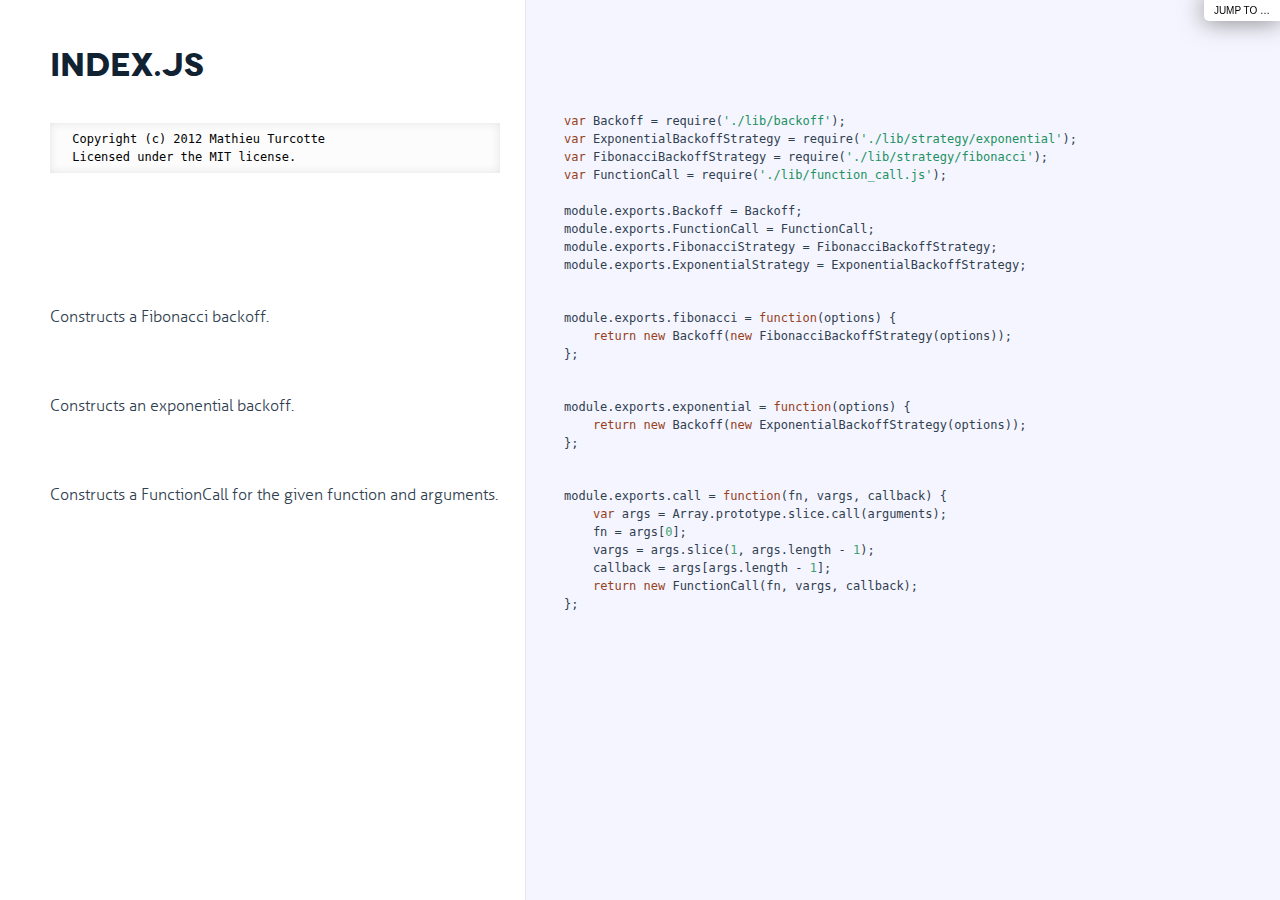
<file: trunk/node_modules/restify/node_modules/backoff/docs/index.html>
<!DOCTYPE html>

<html>
<head>
  <title>index.js</title>
  <meta http-equiv="content-type" content="text/html; charset=UTF-8">
  <meta name="viewport" content="width=device-width, target-densitydpi=160dpi, initial-scale=1.0; maximum-scale=1.0; user-scalable=0;">
  <link rel="stylesheet" media="all" href="docco.css" />
</head>
<body>
  <div id="container">
    <div id="background"></div>
    
      <ul id="jump_to">
        <li>
          <a class="large" href="javascript:void(0);">Jump To &hellip;</a>
          <a class="small" href="javascript:void(0);">+</a>
          <div id="jump_wrapper">
          <div id="jump_page">
            
              
              <a class="source" href="index.html">
                index.js
              </a>
            
              
              <a class="source" href="backoff.html">
                backoff.js
              </a>
            
              
              <a class="source" href="function_call.html">
                function_call.js
              </a>
            
              
              <a class="source" href="exponential.html">
                exponential.js
              </a>
            
              
              <a class="source" href="fibonacci.html">
                fibonacci.js
              </a>
            
              
              <a class="source" href="strategy.html">
                strategy.js
              </a>
            
          </div>
        </li>
      </ul>
    
    <ul class="sections">
        
          <li id="title">
              <div class="annotation">
                  <h1>index.js</h1>
              </div>
          </li>
        
        
        
        <li id="section-1">
            <div class="annotation">
              
              <div class="pilwrap ">
                <a class="pilcrow" href="#section-1">&#182;</a>
              </div>
              <pre><code> Copyright (c) 2012 Mathieu Turcotte
 Licensed under the MIT license.</code></pre>

            </div>
            
            <div class="content"><div class='highlight'><pre><span class="keyword">var</span> Backoff = require(<span class="string">'./lib/backoff'</span>);
<span class="keyword">var</span> ExponentialBackoffStrategy = require(<span class="string">'./lib/strategy/exponential'</span>);
<span class="keyword">var</span> FibonacciBackoffStrategy = require(<span class="string">'./lib/strategy/fibonacci'</span>);
<span class="keyword">var</span> FunctionCall = require(<span class="string">'./lib/function_call.js'</span>);

module.exports.Backoff = Backoff;
module.exports.FunctionCall = FunctionCall;
module.exports.FibonacciStrategy = FibonacciBackoffStrategy;
module.exports.ExponentialStrategy = ExponentialBackoffStrategy;</pre></div></div>
            
        </li>
        
        
        <li id="section-2">
            <div class="annotation">
              
              <div class="pilwrap ">
                <a class="pilcrow" href="#section-2">&#182;</a>
              </div>
              <p>Constructs a Fibonacci backoff.</p>

            </div>
            
            <div class="content"><div class='highlight'><pre>module.exports.fibonacci = <span class="keyword">function</span>(options) {
    <span class="keyword">return</span> <span class="keyword">new</span> Backoff(<span class="keyword">new</span> FibonacciBackoffStrategy(options));
};</pre></div></div>
            
        </li>
        
        
        <li id="section-3">
            <div class="annotation">
              
              <div class="pilwrap ">
                <a class="pilcrow" href="#section-3">&#182;</a>
              </div>
              <p>Constructs an exponential backoff.</p>

            </div>
            
            <div class="content"><div class='highlight'><pre>module.exports.exponential = <span class="keyword">function</span>(options) {
    <span class="keyword">return</span> <span class="keyword">new</span> Backoff(<span class="keyword">new</span> ExponentialBackoffStrategy(options));
};</pre></div></div>
            
        </li>
        
        
        <li id="section-4">
            <div class="annotation">
              
              <div class="pilwrap ">
                <a class="pilcrow" href="#section-4">&#182;</a>
              </div>
              <p>Constructs a FunctionCall for the given function and arguments.</p>

            </div>
            
            <div class="content"><div class='highlight'><pre>module.exports.call = <span class="keyword">function</span>(fn, vargs, callback) {
    <span class="keyword">var</span> args = Array.prototype.slice.call(arguments);
    fn = args[<span class="number">0</span>];
    vargs = args.slice(<span class="number">1</span>, args.length - <span class="number">1</span>);
    callback = args[args.length - <span class="number">1</span>];
    <span class="keyword">return</span> <span class="keyword">new</span> FunctionCall(fn, vargs, callback);
};</pre></div></div>
            
        </li>
        
    </ul>
  </div>
</body>
</html>
</file>
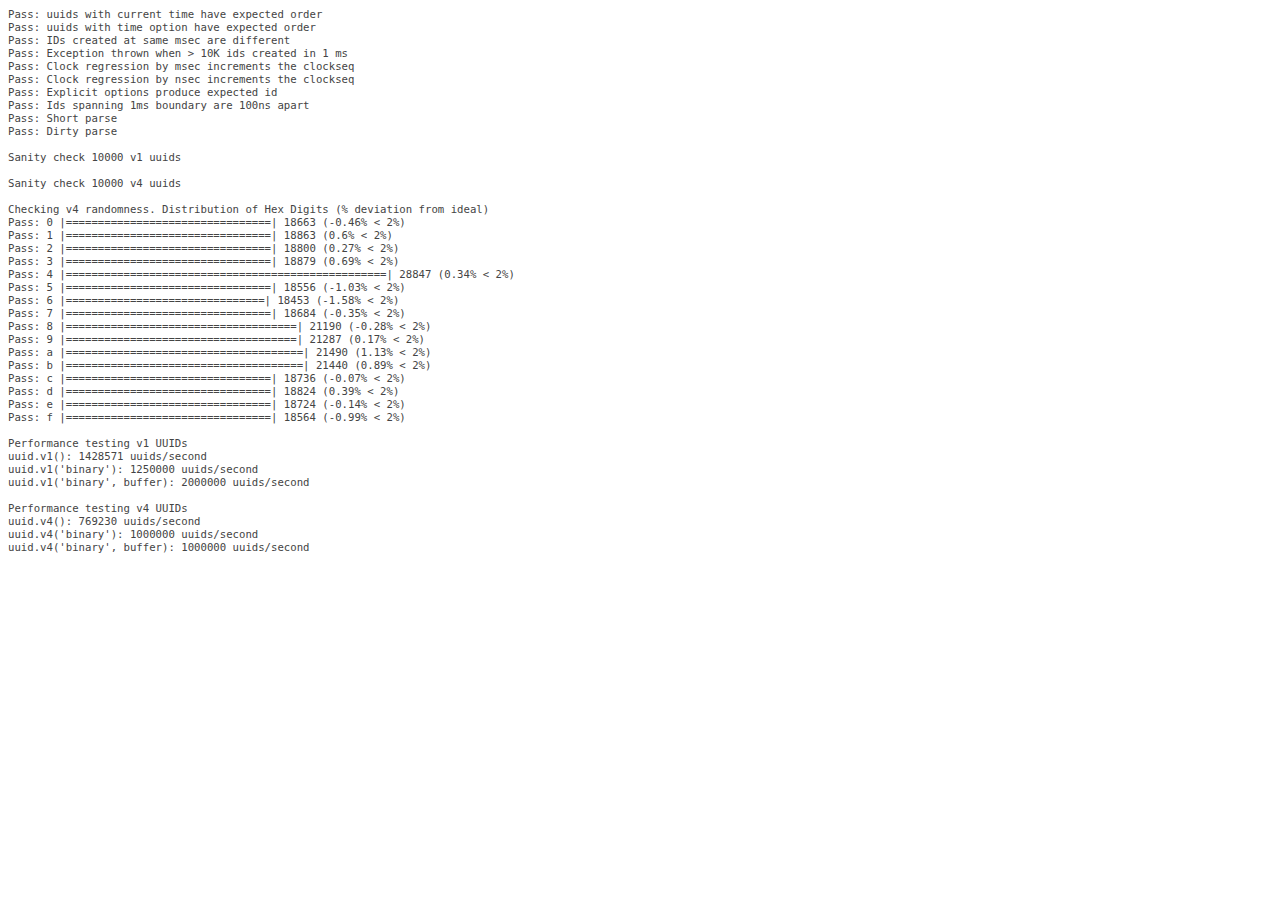
<file: trunk/node_modules/request/node_modules/node-uuid/test/test.html>
<html>
  <head>
    <style>
      div {
        font-family: monospace;
        font-size: 8pt;
      }
      div.log {color: #444;}
      div.warn {color: #550;}
      div.error {color: #800; font-weight: bold;}
    </style>
    <script src="../uuid.js"></script>
  </head>
  <body>
    <script src="./test.js"></script>
  </body>
</html>
</file>
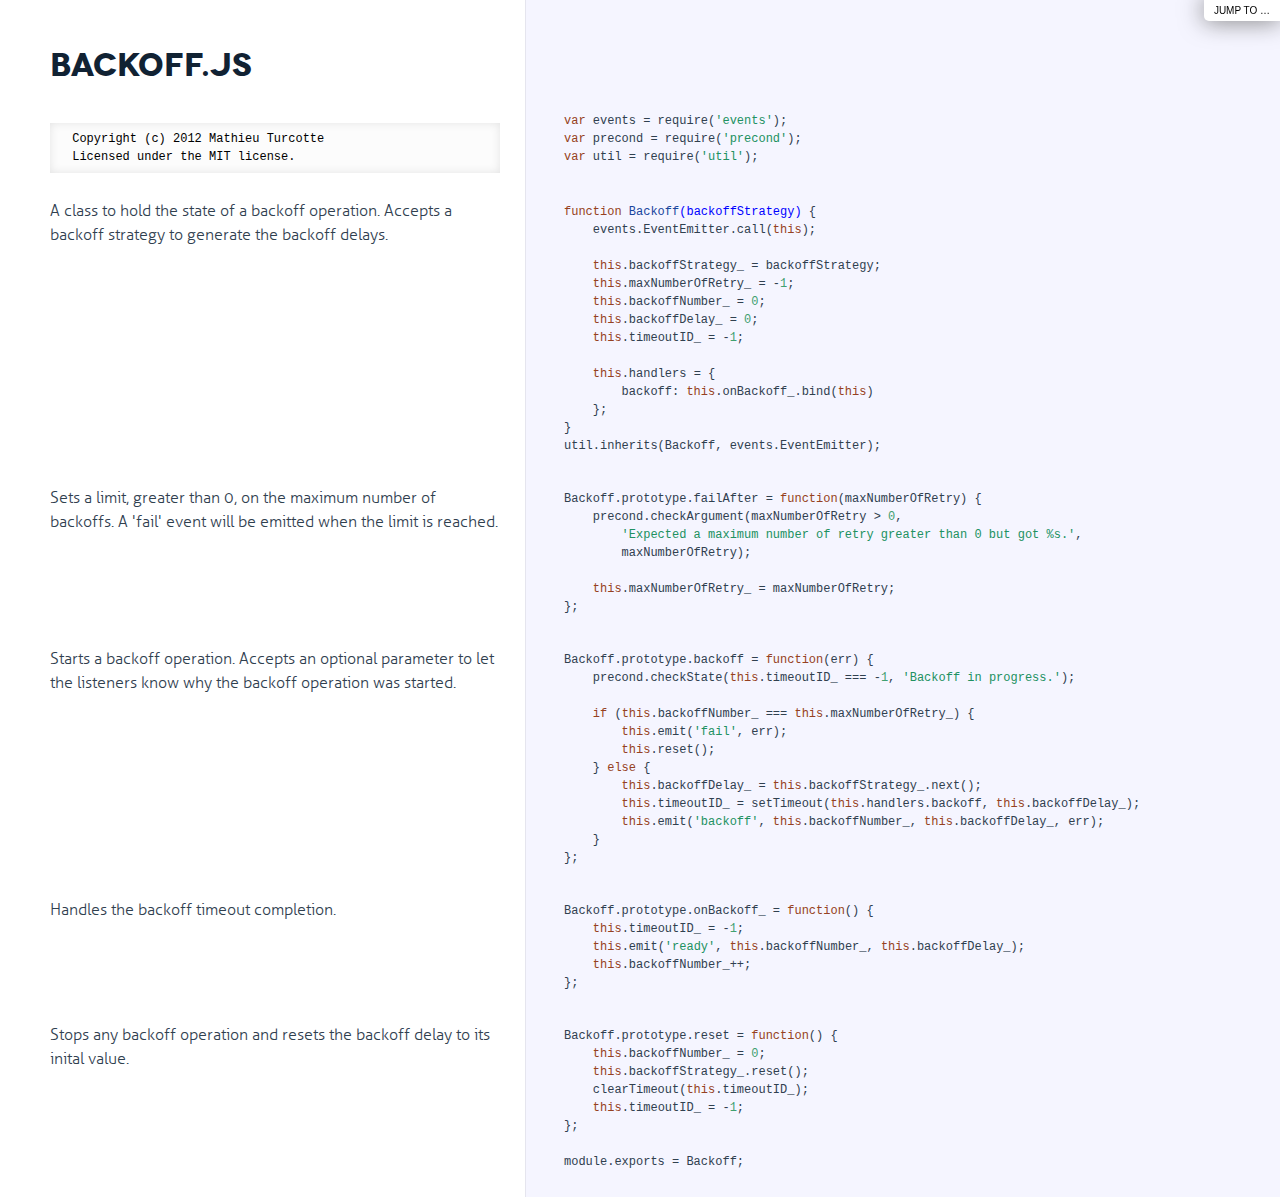
<file: trunk/node_modules/restify/node_modules/backoff/docs/backoff.html>
<!DOCTYPE html>

<html>
<head>
  <title>backoff.js</title>
  <meta http-equiv="content-type" content="text/html; charset=UTF-8">
  <meta name="viewport" content="width=device-width, target-densitydpi=160dpi, initial-scale=1.0; maximum-scale=1.0; user-scalable=0;">
  <link rel="stylesheet" media="all" href="docco.css" />
</head>
<body>
  <div id="container">
    <div id="background"></div>
    
      <ul id="jump_to">
        <li>
          <a class="large" href="javascript:void(0);">Jump To &hellip;</a>
          <a class="small" href="javascript:void(0);">+</a>
          <div id="jump_wrapper">
          <div id="jump_page">
            
              
              <a class="source" href="index.html">
                index.js
              </a>
            
              
              <a class="source" href="backoff.html">
                backoff.js
              </a>
            
              
              <a class="source" href="function_call.html">
                function_call.js
              </a>
            
              
              <a class="source" href="exponential.html">
                exponential.js
              </a>
            
              
              <a class="source" href="fibonacci.html">
                fibonacci.js
              </a>
            
              
              <a class="source" href="strategy.html">
                strategy.js
              </a>
            
          </div>
        </li>
      </ul>
    
    <ul class="sections">
        
          <li id="title">
              <div class="annotation">
                  <h1>backoff.js</h1>
              </div>
          </li>
        
        
        
        <li id="section-1">
            <div class="annotation">
              
              <div class="pilwrap ">
                <a class="pilcrow" href="#section-1">&#182;</a>
              </div>
              <pre><code> Copyright (c) 2012 Mathieu Turcotte
 Licensed under the MIT license.</code></pre>

            </div>
            
            <div class="content"><div class='highlight'><pre><span class="keyword">var</span> events = require(<span class="string">'events'</span>);
<span class="keyword">var</span> precond = require(<span class="string">'precond'</span>);
<span class="keyword">var</span> util = require(<span class="string">'util'</span>);</pre></div></div>
            
        </li>
        
        
        <li id="section-2">
            <div class="annotation">
              
              <div class="pilwrap ">
                <a class="pilcrow" href="#section-2">&#182;</a>
              </div>
              <p>A class to hold the state of a backoff operation. Accepts a backoff strategy
to generate the backoff delays.</p>

            </div>
            
            <div class="content"><div class='highlight'><pre><span class="function"><span class="keyword">function</span> <span class="title">Backoff</span><span class="params">(backoffStrategy)</span> {</span>
    events.EventEmitter.call(<span class="keyword">this</span>);

    <span class="keyword">this</span>.backoffStrategy_ = backoffStrategy;
    <span class="keyword">this</span>.maxNumberOfRetry_ = -<span class="number">1</span>;
    <span class="keyword">this</span>.backoffNumber_ = <span class="number">0</span>;
    <span class="keyword">this</span>.backoffDelay_ = <span class="number">0</span>;
    <span class="keyword">this</span>.timeoutID_ = -<span class="number">1</span>;

    <span class="keyword">this</span>.handlers = {
        backoff: <span class="keyword">this</span>.onBackoff_.bind(<span class="keyword">this</span>)
    };
}
util.inherits(Backoff, events.EventEmitter);</pre></div></div>
            
        </li>
        
        
        <li id="section-3">
            <div class="annotation">
              
              <div class="pilwrap ">
                <a class="pilcrow" href="#section-3">&#182;</a>
              </div>
              <p>Sets a limit, greater than 0, on the maximum number of backoffs. A &#39;fail&#39;
event will be emitted when the limit is reached.</p>

            </div>
            
            <div class="content"><div class='highlight'><pre>Backoff.prototype.failAfter = <span class="keyword">function</span>(maxNumberOfRetry) {
    precond.checkArgument(maxNumberOfRetry &gt; <span class="number">0</span>,
        <span class="string">'Expected a maximum number of retry greater than 0 but got %s.'</span>,
        maxNumberOfRetry);

    <span class="keyword">this</span>.maxNumberOfRetry_ = maxNumberOfRetry;
};</pre></div></div>
            
        </li>
        
        
        <li id="section-4">
            <div class="annotation">
              
              <div class="pilwrap ">
                <a class="pilcrow" href="#section-4">&#182;</a>
              </div>
              <p>Starts a backoff operation. Accepts an optional parameter to let the
listeners know why the backoff operation was started.</p>

            </div>
            
            <div class="content"><div class='highlight'><pre>Backoff.prototype.backoff = <span class="keyword">function</span>(err) {
    precond.checkState(<span class="keyword">this</span>.timeoutID_ === -<span class="number">1</span>, <span class="string">'Backoff in progress.'</span>);

    <span class="keyword">if</span> (<span class="keyword">this</span>.backoffNumber_ === <span class="keyword">this</span>.maxNumberOfRetry_) {
        <span class="keyword">this</span>.emit(<span class="string">'fail'</span>, err);
        <span class="keyword">this</span>.reset();
    } <span class="keyword">else</span> {
        <span class="keyword">this</span>.backoffDelay_ = <span class="keyword">this</span>.backoffStrategy_.next();
        <span class="keyword">this</span>.timeoutID_ = setTimeout(<span class="keyword">this</span>.handlers.backoff, <span class="keyword">this</span>.backoffDelay_);
        <span class="keyword">this</span>.emit(<span class="string">'backoff'</span>, <span class="keyword">this</span>.backoffNumber_, <span class="keyword">this</span>.backoffDelay_, err);
    }
};</pre></div></div>
            
        </li>
        
        
        <li id="section-5">
            <div class="annotation">
              
              <div class="pilwrap ">
                <a class="pilcrow" href="#section-5">&#182;</a>
              </div>
              <p>Handles the backoff timeout completion.</p>

            </div>
            
            <div class="content"><div class='highlight'><pre>Backoff.prototype.onBackoff_ = <span class="keyword">function</span>() {
    <span class="keyword">this</span>.timeoutID_ = -<span class="number">1</span>;
    <span class="keyword">this</span>.emit(<span class="string">'ready'</span>, <span class="keyword">this</span>.backoffNumber_, <span class="keyword">this</span>.backoffDelay_);
    <span class="keyword">this</span>.backoffNumber_++;
};</pre></div></div>
            
        </li>
        
        
        <li id="section-6">
            <div class="annotation">
              
              <div class="pilwrap ">
                <a class="pilcrow" href="#section-6">&#182;</a>
              </div>
              <p>Stops any backoff operation and resets the backoff delay to its inital value.</p>

            </div>
            
            <div class="content"><div class='highlight'><pre>Backoff.prototype.reset = <span class="keyword">function</span>() {
    <span class="keyword">this</span>.backoffNumber_ = <span class="number">0</span>;
    <span class="keyword">this</span>.backoffStrategy_.reset();
    clearTimeout(<span class="keyword">this</span>.timeoutID_);
    <span class="keyword">this</span>.timeoutID_ = -<span class="number">1</span>;
};

module.exports = Backoff;</pre></div></div>
            
        </li>
        
    </ul>
  </div>
</body>
</html>
</file>
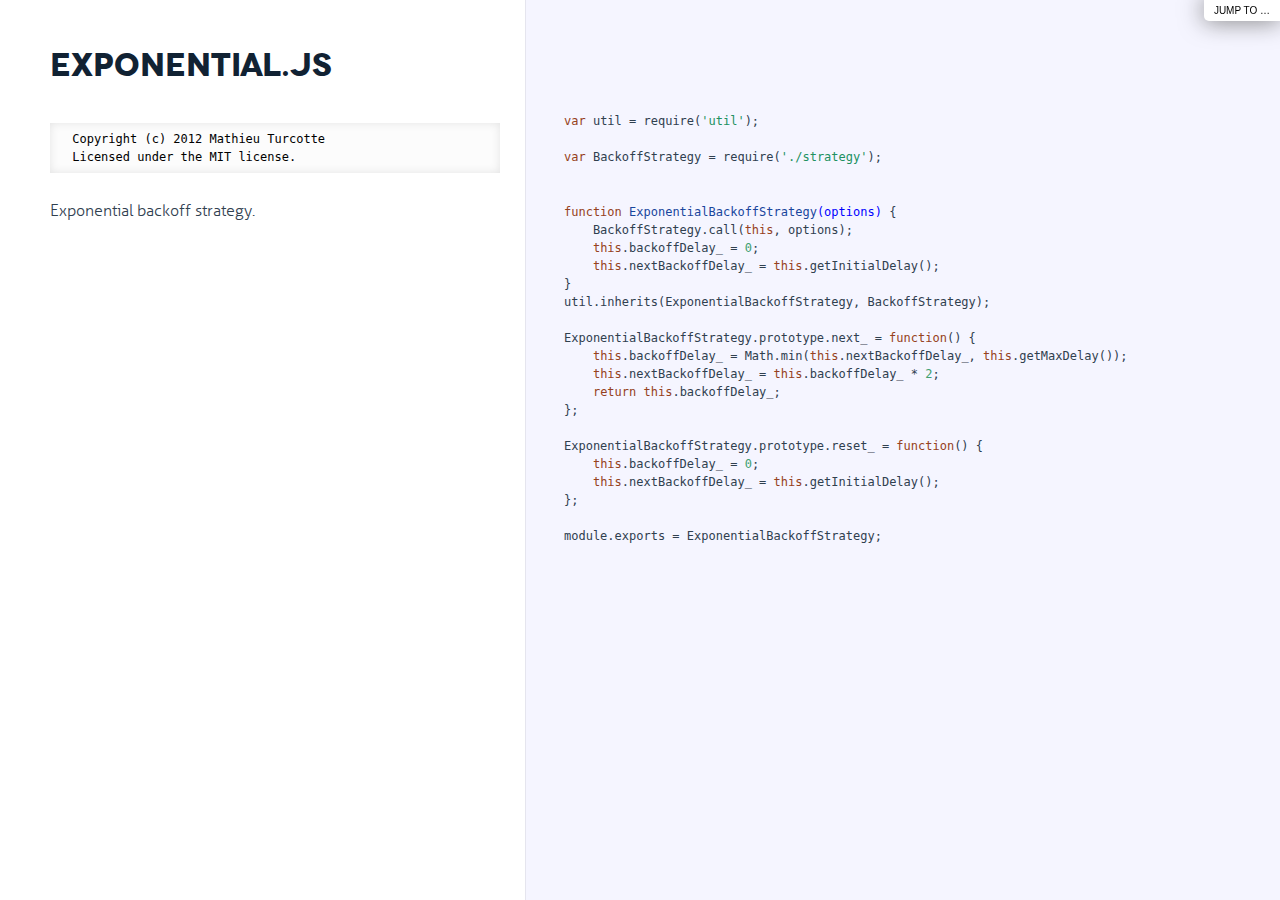
<file: trunk/node_modules/restify/node_modules/backoff/docs/exponential.html>
<!DOCTYPE html>

<html>
<head>
  <title>exponential.js</title>
  <meta http-equiv="content-type" content="text/html; charset=UTF-8">
  <meta name="viewport" content="width=device-width, target-densitydpi=160dpi, initial-scale=1.0; maximum-scale=1.0; user-scalable=0;">
  <link rel="stylesheet" media="all" href="docco.css" />
</head>
<body>
  <div id="container">
    <div id="background"></div>
    
      <ul id="jump_to">
        <li>
          <a class="large" href="javascript:void(0);">Jump To &hellip;</a>
          <a class="small" href="javascript:void(0);">+</a>
          <div id="jump_wrapper">
          <div id="jump_page">
            
              
              <a class="source" href="index.html">
                index.js
              </a>
            
              
              <a class="source" href="backoff.html">
                backoff.js
              </a>
            
              
              <a class="source" href="function_call.html">
                function_call.js
              </a>
            
              
              <a class="source" href="exponential.html">
                exponential.js
              </a>
            
              
              <a class="source" href="fibonacci.html">
                fibonacci.js
              </a>
            
              
              <a class="source" href="strategy.html">
                strategy.js
              </a>
            
          </div>
        </li>
      </ul>
    
    <ul class="sections">
        
          <li id="title">
              <div class="annotation">
                  <h1>exponential.js</h1>
              </div>
          </li>
        
        
        
        <li id="section-1">
            <div class="annotation">
              
              <div class="pilwrap ">
                <a class="pilcrow" href="#section-1">&#182;</a>
              </div>
              <pre><code> Copyright (c) 2012 Mathieu Turcotte
 Licensed under the MIT license.</code></pre>

            </div>
            
            <div class="content"><div class='highlight'><pre><span class="keyword">var</span> util = require(<span class="string">'util'</span>);

<span class="keyword">var</span> BackoffStrategy = require(<span class="string">'./strategy'</span>);</pre></div></div>
            
        </li>
        
        
        <li id="section-2">
            <div class="annotation">
              
              <div class="pilwrap ">
                <a class="pilcrow" href="#section-2">&#182;</a>
              </div>
              <p>Exponential backoff strategy.</p>

            </div>
            
            <div class="content"><div class='highlight'><pre><span class="function"><span class="keyword">function</span> <span class="title">ExponentialBackoffStrategy</span><span class="params">(options)</span> {</span>
    BackoffStrategy.call(<span class="keyword">this</span>, options);
    <span class="keyword">this</span>.backoffDelay_ = <span class="number">0</span>;
    <span class="keyword">this</span>.nextBackoffDelay_ = <span class="keyword">this</span>.getInitialDelay();
}
util.inherits(ExponentialBackoffStrategy, BackoffStrategy);

ExponentialBackoffStrategy.prototype.next_ = <span class="keyword">function</span>() {
    <span class="keyword">this</span>.backoffDelay_ = Math.min(<span class="keyword">this</span>.nextBackoffDelay_, <span class="keyword">this</span>.getMaxDelay());
    <span class="keyword">this</span>.nextBackoffDelay_ = <span class="keyword">this</span>.backoffDelay_ * <span class="number">2</span>;
    <span class="keyword">return</span> <span class="keyword">this</span>.backoffDelay_;
};

ExponentialBackoffStrategy.prototype.reset_ = <span class="keyword">function</span>() {
    <span class="keyword">this</span>.backoffDelay_ = <span class="number">0</span>;
    <span class="keyword">this</span>.nextBackoffDelay_ = <span class="keyword">this</span>.getInitialDelay();
};

module.exports = ExponentialBackoffStrategy;</pre></div></div>
            
        </li>
        
    </ul>
  </div>
</body>
</html>
</file>
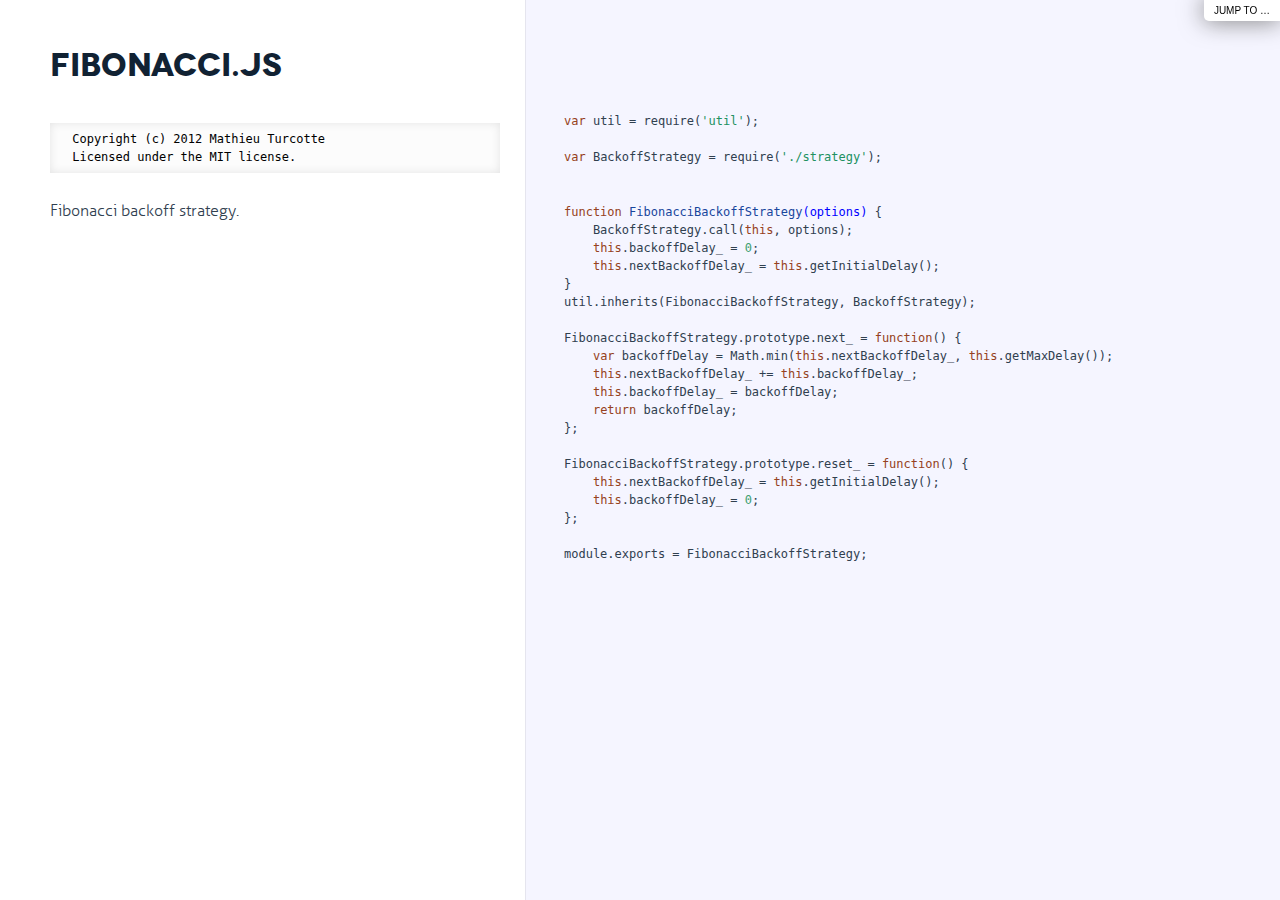
<file: trunk/node_modules/restify/node_modules/backoff/docs/fibonacci.html>
<!DOCTYPE html>

<html>
<head>
  <title>fibonacci.js</title>
  <meta http-equiv="content-type" content="text/html; charset=UTF-8">
  <meta name="viewport" content="width=device-width, target-densitydpi=160dpi, initial-scale=1.0; maximum-scale=1.0; user-scalable=0;">
  <link rel="stylesheet" media="all" href="docco.css" />
</head>
<body>
  <div id="container">
    <div id="background"></div>
    
      <ul id="jump_to">
        <li>
          <a class="large" href="javascript:void(0);">Jump To &hellip;</a>
          <a class="small" href="javascript:void(0);">+</a>
          <div id="jump_wrapper">
          <div id="jump_page">
            
              
              <a class="source" href="index.html">
                index.js
              </a>
            
              
              <a class="source" href="backoff.html">
                backoff.js
              </a>
            
              
              <a class="source" href="function_call.html">
                function_call.js
              </a>
            
              
              <a class="source" href="exponential.html">
                exponential.js
              </a>
            
              
              <a class="source" href="fibonacci.html">
                fibonacci.js
              </a>
            
              
              <a class="source" href="strategy.html">
                strategy.js
              </a>
            
          </div>
        </li>
      </ul>
    
    <ul class="sections">
        
          <li id="title">
              <div class="annotation">
                  <h1>fibonacci.js</h1>
              </div>
          </li>
        
        
        
        <li id="section-1">
            <div class="annotation">
              
              <div class="pilwrap ">
                <a class="pilcrow" href="#section-1">&#182;</a>
              </div>
              <pre><code> Copyright (c) 2012 Mathieu Turcotte
 Licensed under the MIT license.</code></pre>

            </div>
            
            <div class="content"><div class='highlight'><pre><span class="keyword">var</span> util = require(<span class="string">'util'</span>);

<span class="keyword">var</span> BackoffStrategy = require(<span class="string">'./strategy'</span>);</pre></div></div>
            
        </li>
        
        
        <li id="section-2">
            <div class="annotation">
              
              <div class="pilwrap ">
                <a class="pilcrow" href="#section-2">&#182;</a>
              </div>
              <p>Fibonacci backoff strategy.</p>

            </div>
            
            <div class="content"><div class='highlight'><pre><span class="function"><span class="keyword">function</span> <span class="title">FibonacciBackoffStrategy</span><span class="params">(options)</span> {</span>
    BackoffStrategy.call(<span class="keyword">this</span>, options);
    <span class="keyword">this</span>.backoffDelay_ = <span class="number">0</span>;
    <span class="keyword">this</span>.nextBackoffDelay_ = <span class="keyword">this</span>.getInitialDelay();
}
util.inherits(FibonacciBackoffStrategy, BackoffStrategy);

FibonacciBackoffStrategy.prototype.next_ = <span class="keyword">function</span>() {
    <span class="keyword">var</span> backoffDelay = Math.min(<span class="keyword">this</span>.nextBackoffDelay_, <span class="keyword">this</span>.getMaxDelay());
    <span class="keyword">this</span>.nextBackoffDelay_ += <span class="keyword">this</span>.backoffDelay_;
    <span class="keyword">this</span>.backoffDelay_ = backoffDelay;
    <span class="keyword">return</span> backoffDelay;
};

FibonacciBackoffStrategy.prototype.reset_ = <span class="keyword">function</span>() {
    <span class="keyword">this</span>.nextBackoffDelay_ = <span class="keyword">this</span>.getInitialDelay();
    <span class="keyword">this</span>.backoffDelay_ = <span class="number">0</span>;
};

module.exports = FibonacciBackoffStrategy;</pre></div></div>
            
        </li>
        
    </ul>
  </div>
</body>
</html>
</file>
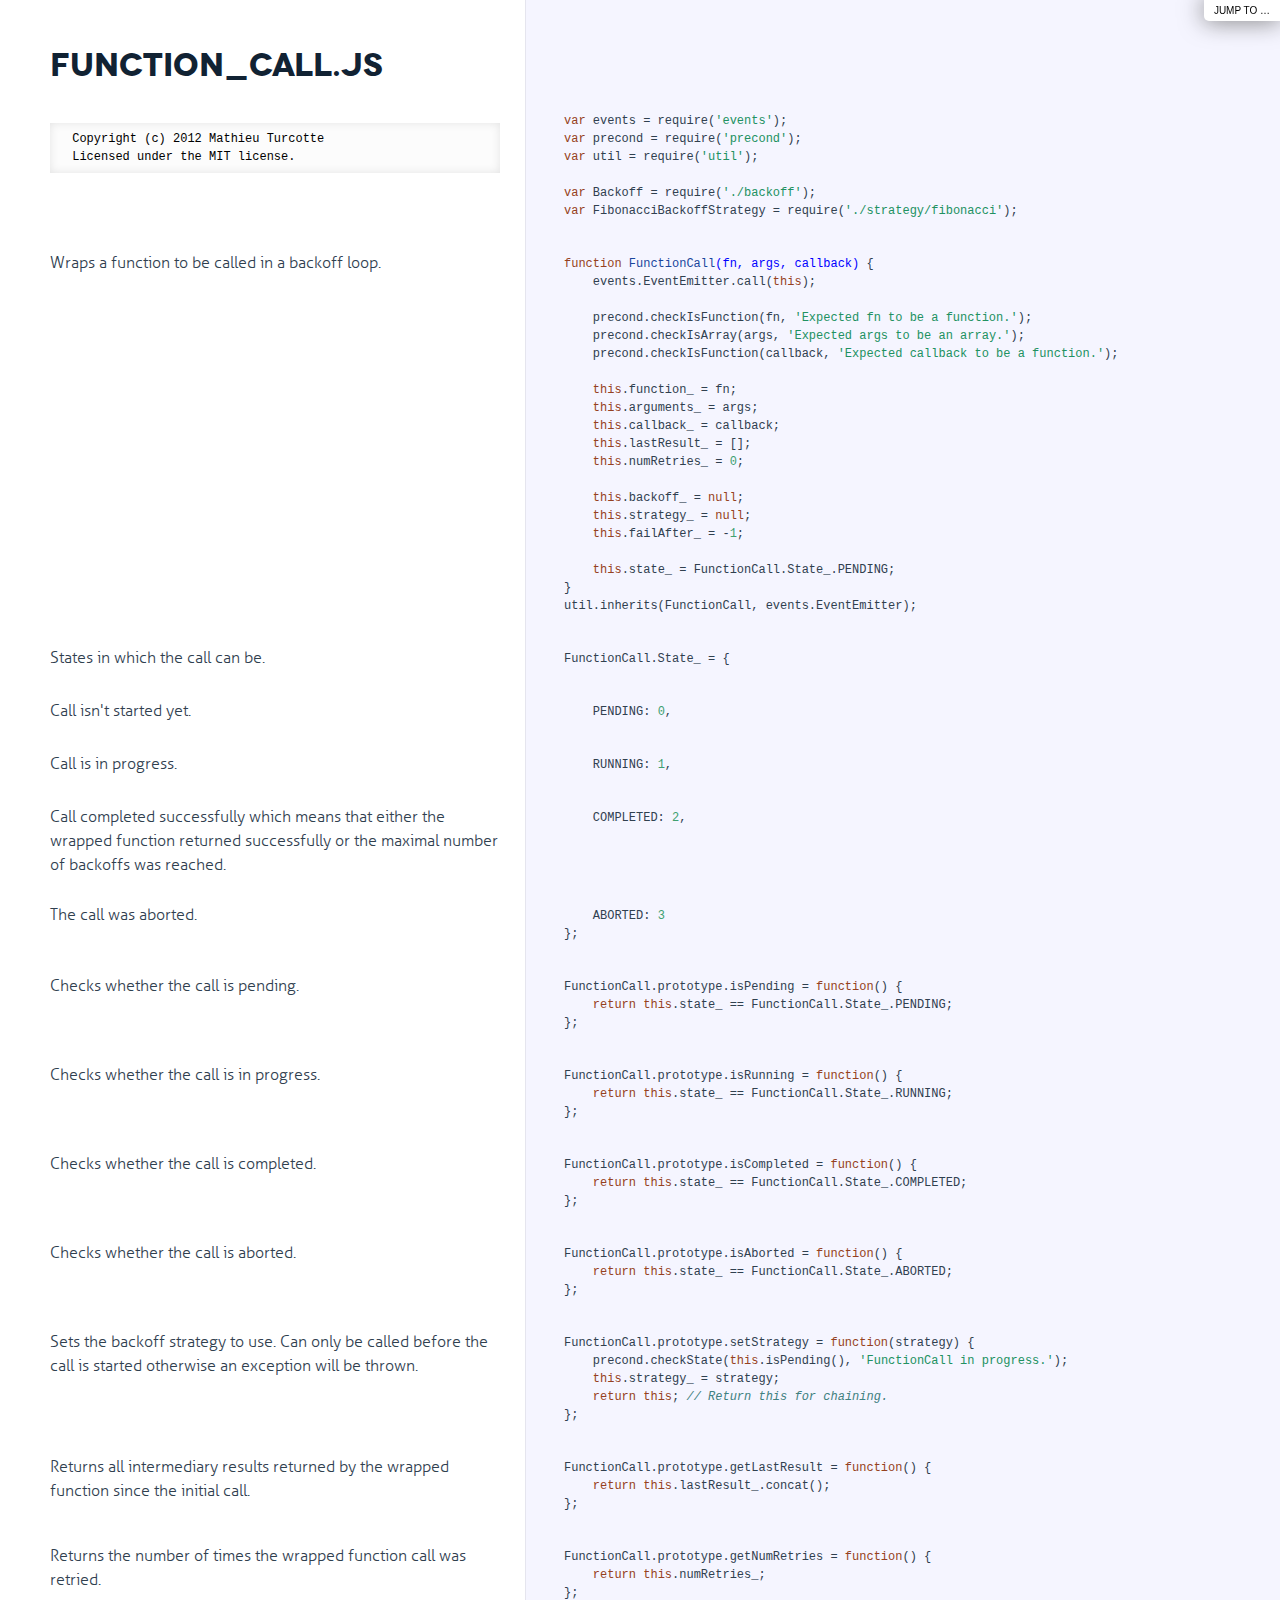
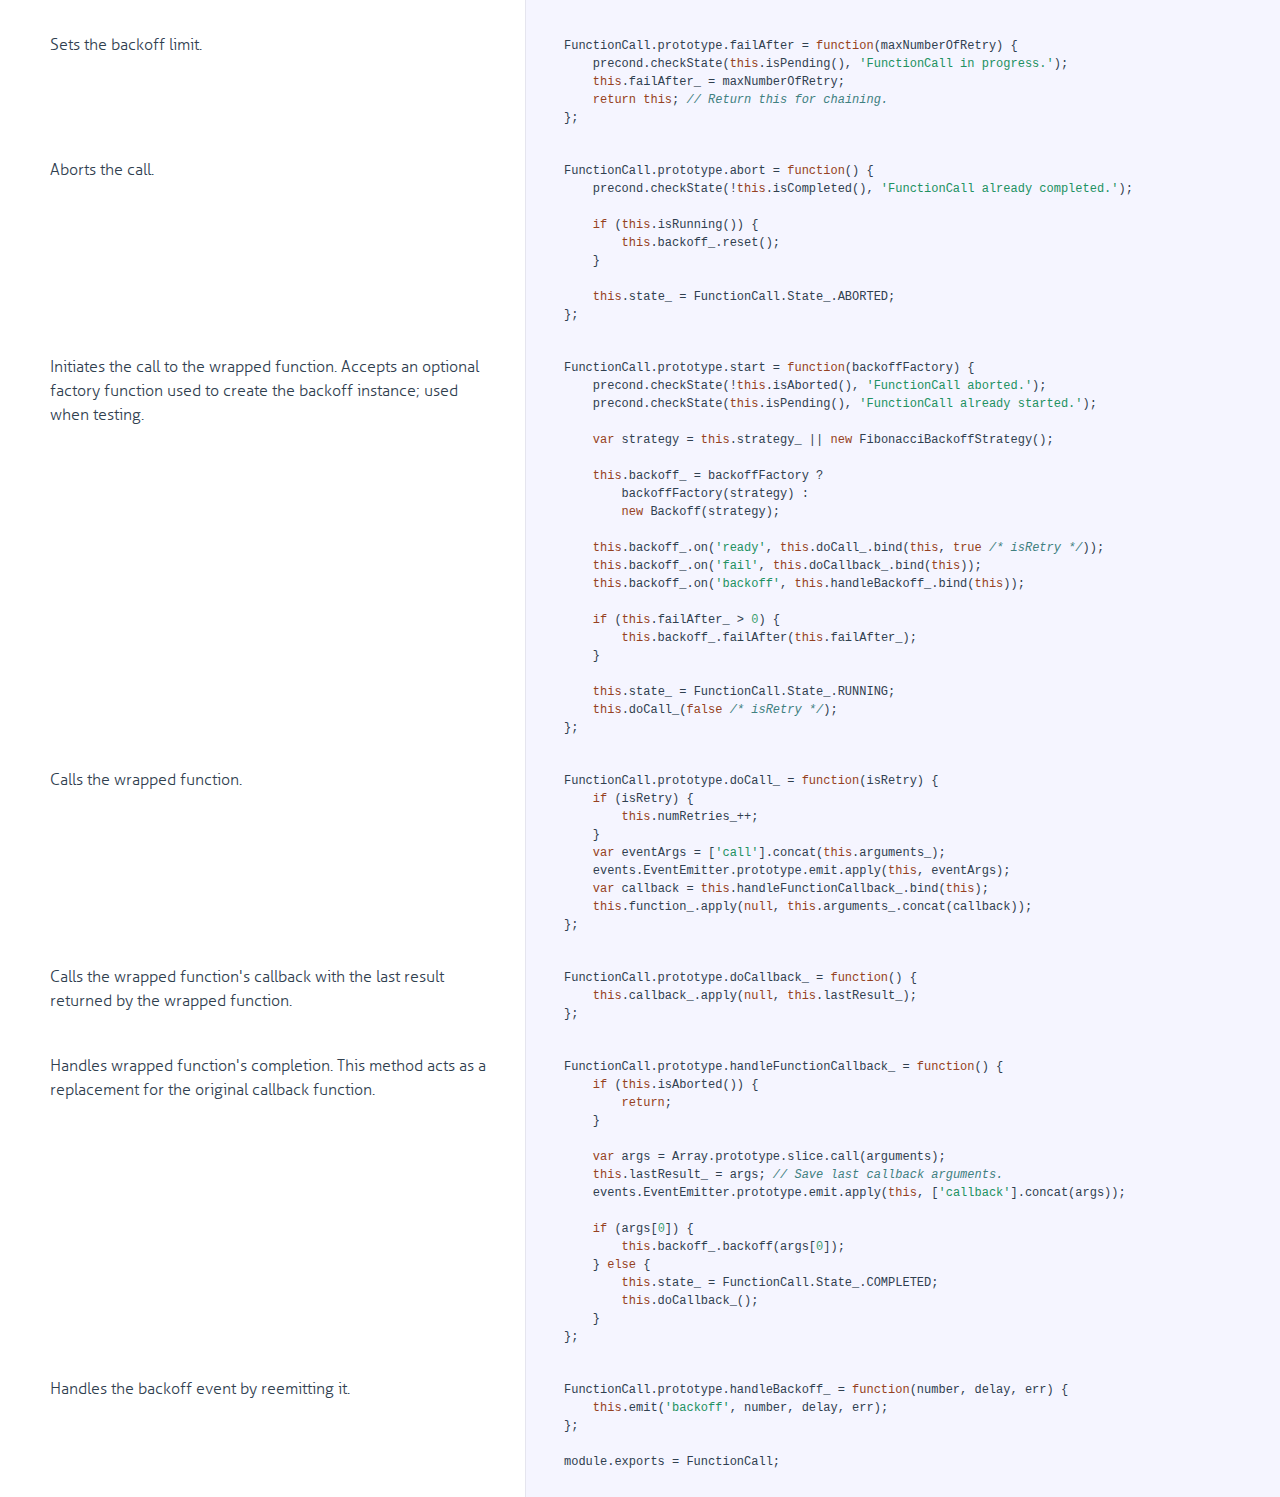
<file: trunk/node_modules/restify/node_modules/backoff/docs/function_call.html>
<!DOCTYPE html>

<html>
<head>
  <title>function_call.js</title>
  <meta http-equiv="content-type" content="text/html; charset=UTF-8">
  <meta name="viewport" content="width=device-width, target-densitydpi=160dpi, initial-scale=1.0; maximum-scale=1.0; user-scalable=0;">
  <link rel="stylesheet" media="all" href="docco.css" />
</head>
<body>
  <div id="container">
    <div id="background"></div>
    
      <ul id="jump_to">
        <li>
          <a class="large" href="javascript:void(0);">Jump To &hellip;</a>
          <a class="small" href="javascript:void(0);">+</a>
          <div id="jump_wrapper">
          <div id="jump_page">
            
              
              <a class="source" href="index.html">
                index.js
              </a>
            
              
              <a class="source" href="backoff.html">
                backoff.js
              </a>
            
              
              <a class="source" href="function_call.html">
                function_call.js
              </a>
            
              
              <a class="source" href="exponential.html">
                exponential.js
              </a>
            
              
              <a class="source" href="fibonacci.html">
                fibonacci.js
              </a>
            
              
              <a class="source" href="strategy.html">
                strategy.js
              </a>
            
          </div>
        </li>
      </ul>
    
    <ul class="sections">
        
          <li id="title">
              <div class="annotation">
                  <h1>function_call.js</h1>
              </div>
          </li>
        
        
        
        <li id="section-1">
            <div class="annotation">
              
              <div class="pilwrap ">
                <a class="pilcrow" href="#section-1">&#182;</a>
              </div>
              <pre><code> Copyright (c) 2012 Mathieu Turcotte
 Licensed under the MIT license.</code></pre>

            </div>
            
            <div class="content"><div class='highlight'><pre><span class="keyword">var</span> events = require(<span class="string">'events'</span>);
<span class="keyword">var</span> precond = require(<span class="string">'precond'</span>);
<span class="keyword">var</span> util = require(<span class="string">'util'</span>);

<span class="keyword">var</span> Backoff = require(<span class="string">'./backoff'</span>);
<span class="keyword">var</span> FibonacciBackoffStrategy = require(<span class="string">'./strategy/fibonacci'</span>);</pre></div></div>
            
        </li>
        
        
        <li id="section-2">
            <div class="annotation">
              
              <div class="pilwrap ">
                <a class="pilcrow" href="#section-2">&#182;</a>
              </div>
              <p>Wraps a function to be called in a backoff loop.</p>

            </div>
            
            <div class="content"><div class='highlight'><pre><span class="function"><span class="keyword">function</span> <span class="title">FunctionCall</span><span class="params">(fn, args, callback)</span> {</span>
    events.EventEmitter.call(<span class="keyword">this</span>);

    precond.checkIsFunction(fn, <span class="string">'Expected fn to be a function.'</span>);
    precond.checkIsArray(args, <span class="string">'Expected args to be an array.'</span>);
    precond.checkIsFunction(callback, <span class="string">'Expected callback to be a function.'</span>);

    <span class="keyword">this</span>.function_ = fn;
    <span class="keyword">this</span>.arguments_ = args;
    <span class="keyword">this</span>.callback_ = callback;
    <span class="keyword">this</span>.lastResult_ = [];
    <span class="keyword">this</span>.numRetries_ = <span class="number">0</span>;

    <span class="keyword">this</span>.backoff_ = <span class="literal">null</span>;
    <span class="keyword">this</span>.strategy_ = <span class="literal">null</span>;
    <span class="keyword">this</span>.failAfter_ = -<span class="number">1</span>;

    <span class="keyword">this</span>.state_ = FunctionCall.State_.PENDING;
}
util.inherits(FunctionCall, events.EventEmitter);</pre></div></div>
            
        </li>
        
        
        <li id="section-3">
            <div class="annotation">
              
              <div class="pilwrap ">
                <a class="pilcrow" href="#section-3">&#182;</a>
              </div>
              <p>States in which the call can be.</p>

            </div>
            
            <div class="content"><div class='highlight'><pre>FunctionCall.State_ = {</pre></div></div>
            
        </li>
        
        
        <li id="section-4">
            <div class="annotation">
              
              <div class="pilwrap ">
                <a class="pilcrow" href="#section-4">&#182;</a>
              </div>
              <p>Call isn&#39;t started yet.</p>

            </div>
            
            <div class="content"><div class='highlight'><pre>    PENDING: <span class="number">0</span>,</pre></div></div>
            
        </li>
        
        
        <li id="section-5">
            <div class="annotation">
              
              <div class="pilwrap ">
                <a class="pilcrow" href="#section-5">&#182;</a>
              </div>
              <p>Call is in progress.</p>

            </div>
            
            <div class="content"><div class='highlight'><pre>    RUNNING: <span class="number">1</span>,</pre></div></div>
            
        </li>
        
        
        <li id="section-6">
            <div class="annotation">
              
              <div class="pilwrap ">
                <a class="pilcrow" href="#section-6">&#182;</a>
              </div>
              <p>Call completed successfully which means that either the wrapped function
returned successfully or the maximal number of backoffs was reached.</p>

            </div>
            
            <div class="content"><div class='highlight'><pre>    COMPLETED: <span class="number">2</span>,</pre></div></div>
            
        </li>
        
        
        <li id="section-7">
            <div class="annotation">
              
              <div class="pilwrap ">
                <a class="pilcrow" href="#section-7">&#182;</a>
              </div>
              <p>The call was aborted.</p>

            </div>
            
            <div class="content"><div class='highlight'><pre>    ABORTED: <span class="number">3</span>
};</pre></div></div>
            
        </li>
        
        
        <li id="section-8">
            <div class="annotation">
              
              <div class="pilwrap ">
                <a class="pilcrow" href="#section-8">&#182;</a>
              </div>
              <p>Checks whether the call is pending.</p>

            </div>
            
            <div class="content"><div class='highlight'><pre>FunctionCall.prototype.isPending = <span class="keyword">function</span>() {
    <span class="keyword">return</span> <span class="keyword">this</span>.state_ == FunctionCall.State_.PENDING;
};</pre></div></div>
            
        </li>
        
        
        <li id="section-9">
            <div class="annotation">
              
              <div class="pilwrap ">
                <a class="pilcrow" href="#section-9">&#182;</a>
              </div>
              <p>Checks whether the call is in progress.</p>

            </div>
            
            <div class="content"><div class='highlight'><pre>FunctionCall.prototype.isRunning = <span class="keyword">function</span>() {
    <span class="keyword">return</span> <span class="keyword">this</span>.state_ == FunctionCall.State_.RUNNING;
};</pre></div></div>
            
        </li>
        
        
        <li id="section-10">
            <div class="annotation">
              
              <div class="pilwrap ">
                <a class="pilcrow" href="#section-10">&#182;</a>
              </div>
              <p>Checks whether the call is completed.</p>

            </div>
            
            <div class="content"><div class='highlight'><pre>FunctionCall.prototype.isCompleted = <span class="keyword">function</span>() {
    <span class="keyword">return</span> <span class="keyword">this</span>.state_ == FunctionCall.State_.COMPLETED;
};</pre></div></div>
            
        </li>
        
        
        <li id="section-11">
            <div class="annotation">
              
              <div class="pilwrap ">
                <a class="pilcrow" href="#section-11">&#182;</a>
              </div>
              <p>Checks whether the call is aborted.</p>

            </div>
            
            <div class="content"><div class='highlight'><pre>FunctionCall.prototype.isAborted = <span class="keyword">function</span>() {
    <span class="keyword">return</span> <span class="keyword">this</span>.state_ == FunctionCall.State_.ABORTED;
};</pre></div></div>
            
        </li>
        
        
        <li id="section-12">
            <div class="annotation">
              
              <div class="pilwrap ">
                <a class="pilcrow" href="#section-12">&#182;</a>
              </div>
              <p>Sets the backoff strategy to use. Can only be called before the call is
started otherwise an exception will be thrown.</p>

            </div>
            
            <div class="content"><div class='highlight'><pre>FunctionCall.prototype.setStrategy = <span class="keyword">function</span>(strategy) {
    precond.checkState(<span class="keyword">this</span>.isPending(), <span class="string">'FunctionCall in progress.'</span>);
    <span class="keyword">this</span>.strategy_ = strategy;
    <span class="keyword">return</span> <span class="keyword">this</span>; <span class="comment">// Return this for chaining.</span>
};</pre></div></div>
            
        </li>
        
        
        <li id="section-13">
            <div class="annotation">
              
              <div class="pilwrap ">
                <a class="pilcrow" href="#section-13">&#182;</a>
              </div>
              <p>Returns all intermediary results returned by the wrapped function since
the initial call.</p>

            </div>
            
            <div class="content"><div class='highlight'><pre>FunctionCall.prototype.getLastResult = <span class="keyword">function</span>() {
    <span class="keyword">return</span> <span class="keyword">this</span>.lastResult_.concat();
};</pre></div></div>
            
        </li>
        
        
        <li id="section-14">
            <div class="annotation">
              
              <div class="pilwrap ">
                <a class="pilcrow" href="#section-14">&#182;</a>
              </div>
              <p>Returns the number of times the wrapped function call was retried.</p>

            </div>
            
            <div class="content"><div class='highlight'><pre>FunctionCall.prototype.getNumRetries = <span class="keyword">function</span>() {
    <span class="keyword">return</span> <span class="keyword">this</span>.numRetries_;
};</pre></div></div>
            
        </li>
        
        
        <li id="section-15">
            <div class="annotation">
              
              <div class="pilwrap ">
                <a class="pilcrow" href="#section-15">&#182;</a>
              </div>
              <p>Sets the backoff limit.</p>

            </div>
            
            <div class="content"><div class='highlight'><pre>FunctionCall.prototype.failAfter = <span class="keyword">function</span>(maxNumberOfRetry) {
    precond.checkState(<span class="keyword">this</span>.isPending(), <span class="string">'FunctionCall in progress.'</span>);
    <span class="keyword">this</span>.failAfter_ = maxNumberOfRetry;
    <span class="keyword">return</span> <span class="keyword">this</span>; <span class="comment">// Return this for chaining.</span>
};</pre></div></div>
            
        </li>
        
        
        <li id="section-16">
            <div class="annotation">
              
              <div class="pilwrap ">
                <a class="pilcrow" href="#section-16">&#182;</a>
              </div>
              <p>Aborts the call.</p>

            </div>
            
            <div class="content"><div class='highlight'><pre>FunctionCall.prototype.abort = <span class="keyword">function</span>() {
    precond.checkState(!<span class="keyword">this</span>.isCompleted(), <span class="string">'FunctionCall already completed.'</span>);

    <span class="keyword">if</span> (<span class="keyword">this</span>.isRunning()) {
        <span class="keyword">this</span>.backoff_.reset();
    }

    <span class="keyword">this</span>.state_ = FunctionCall.State_.ABORTED;
};</pre></div></div>
            
        </li>
        
        
        <li id="section-17">
            <div class="annotation">
              
              <div class="pilwrap ">
                <a class="pilcrow" href="#section-17">&#182;</a>
              </div>
              <p>Initiates the call to the wrapped function. Accepts an optional factory
function used to create the backoff instance; used when testing.</p>

            </div>
            
            <div class="content"><div class='highlight'><pre>FunctionCall.prototype.start = <span class="keyword">function</span>(backoffFactory) {
    precond.checkState(!<span class="keyword">this</span>.isAborted(), <span class="string">'FunctionCall aborted.'</span>);
    precond.checkState(<span class="keyword">this</span>.isPending(), <span class="string">'FunctionCall already started.'</span>);

    <span class="keyword">var</span> strategy = <span class="keyword">this</span>.strategy_ || <span class="keyword">new</span> FibonacciBackoffStrategy();

    <span class="keyword">this</span>.backoff_ = backoffFactory ?
        backoffFactory(strategy) :
        <span class="keyword">new</span> Backoff(strategy);

    <span class="keyword">this</span>.backoff_.on(<span class="string">'ready'</span>, <span class="keyword">this</span>.doCall_.bind(<span class="keyword">this</span>, <span class="literal">true</span> <span class="comment">/* isRetry */</span>));
    <span class="keyword">this</span>.backoff_.on(<span class="string">'fail'</span>, <span class="keyword">this</span>.doCallback_.bind(<span class="keyword">this</span>));
    <span class="keyword">this</span>.backoff_.on(<span class="string">'backoff'</span>, <span class="keyword">this</span>.handleBackoff_.bind(<span class="keyword">this</span>));

    <span class="keyword">if</span> (<span class="keyword">this</span>.failAfter_ &gt; <span class="number">0</span>) {
        <span class="keyword">this</span>.backoff_.failAfter(<span class="keyword">this</span>.failAfter_);
    }

    <span class="keyword">this</span>.state_ = FunctionCall.State_.RUNNING;
    <span class="keyword">this</span>.doCall_(<span class="literal">false</span> <span class="comment">/* isRetry */</span>);
};</pre></div></div>
            
        </li>
        
        
        <li id="section-18">
            <div class="annotation">
              
              <div class="pilwrap ">
                <a class="pilcrow" href="#section-18">&#182;</a>
              </div>
              <p>Calls the wrapped function.</p>

            </div>
            
            <div class="content"><div class='highlight'><pre>FunctionCall.prototype.doCall_ = <span class="keyword">function</span>(isRetry) {
    <span class="keyword">if</span> (isRetry) {
        <span class="keyword">this</span>.numRetries_++;
    }
    <span class="keyword">var</span> eventArgs = [<span class="string">'call'</span>].concat(<span class="keyword">this</span>.arguments_);
    events.EventEmitter.prototype.emit.apply(<span class="keyword">this</span>, eventArgs);
    <span class="keyword">var</span> callback = <span class="keyword">this</span>.handleFunctionCallback_.bind(<span class="keyword">this</span>);
    <span class="keyword">this</span>.function_.apply(<span class="literal">null</span>, <span class="keyword">this</span>.arguments_.concat(callback));
};</pre></div></div>
            
        </li>
        
        
        <li id="section-19">
            <div class="annotation">
              
              <div class="pilwrap ">
                <a class="pilcrow" href="#section-19">&#182;</a>
              </div>
              <p>Calls the wrapped function&#39;s callback with the last result returned by the
wrapped function.</p>

            </div>
            
            <div class="content"><div class='highlight'><pre>FunctionCall.prototype.doCallback_ = <span class="keyword">function</span>() {
    <span class="keyword">this</span>.callback_.apply(<span class="literal">null</span>, <span class="keyword">this</span>.lastResult_);
};</pre></div></div>
            
        </li>
        
        
        <li id="section-20">
            <div class="annotation">
              
              <div class="pilwrap ">
                <a class="pilcrow" href="#section-20">&#182;</a>
              </div>
              <p>Handles wrapped function&#39;s completion. This method acts as a replacement
for the original callback function.</p>

            </div>
            
            <div class="content"><div class='highlight'><pre>FunctionCall.prototype.handleFunctionCallback_ = <span class="keyword">function</span>() {
    <span class="keyword">if</span> (<span class="keyword">this</span>.isAborted()) {
        <span class="keyword">return</span>;
    }

    <span class="keyword">var</span> args = Array.prototype.slice.call(arguments);
    <span class="keyword">this</span>.lastResult_ = args; <span class="comment">// Save last callback arguments.</span>
    events.EventEmitter.prototype.emit.apply(<span class="keyword">this</span>, [<span class="string">'callback'</span>].concat(args));

    <span class="keyword">if</span> (args[<span class="number">0</span>]) {
        <span class="keyword">this</span>.backoff_.backoff(args[<span class="number">0</span>]);
    } <span class="keyword">else</span> {
        <span class="keyword">this</span>.state_ = FunctionCall.State_.COMPLETED;
        <span class="keyword">this</span>.doCallback_();
    }
};</pre></div></div>
            
        </li>
        
        
        <li id="section-21">
            <div class="annotation">
              
              <div class="pilwrap ">
                <a class="pilcrow" href="#section-21">&#182;</a>
              </div>
              <p>Handles the backoff event by reemitting it.</p>

            </div>
            
            <div class="content"><div class='highlight'><pre>FunctionCall.prototype.handleBackoff_ = <span class="keyword">function</span>(number, delay, err) {
    <span class="keyword">this</span>.emit(<span class="string">'backoff'</span>, number, delay, err);
};

module.exports = FunctionCall;</pre></div></div>
            
        </li>
        
    </ul>
  </div>
</body>
</html>
</file>
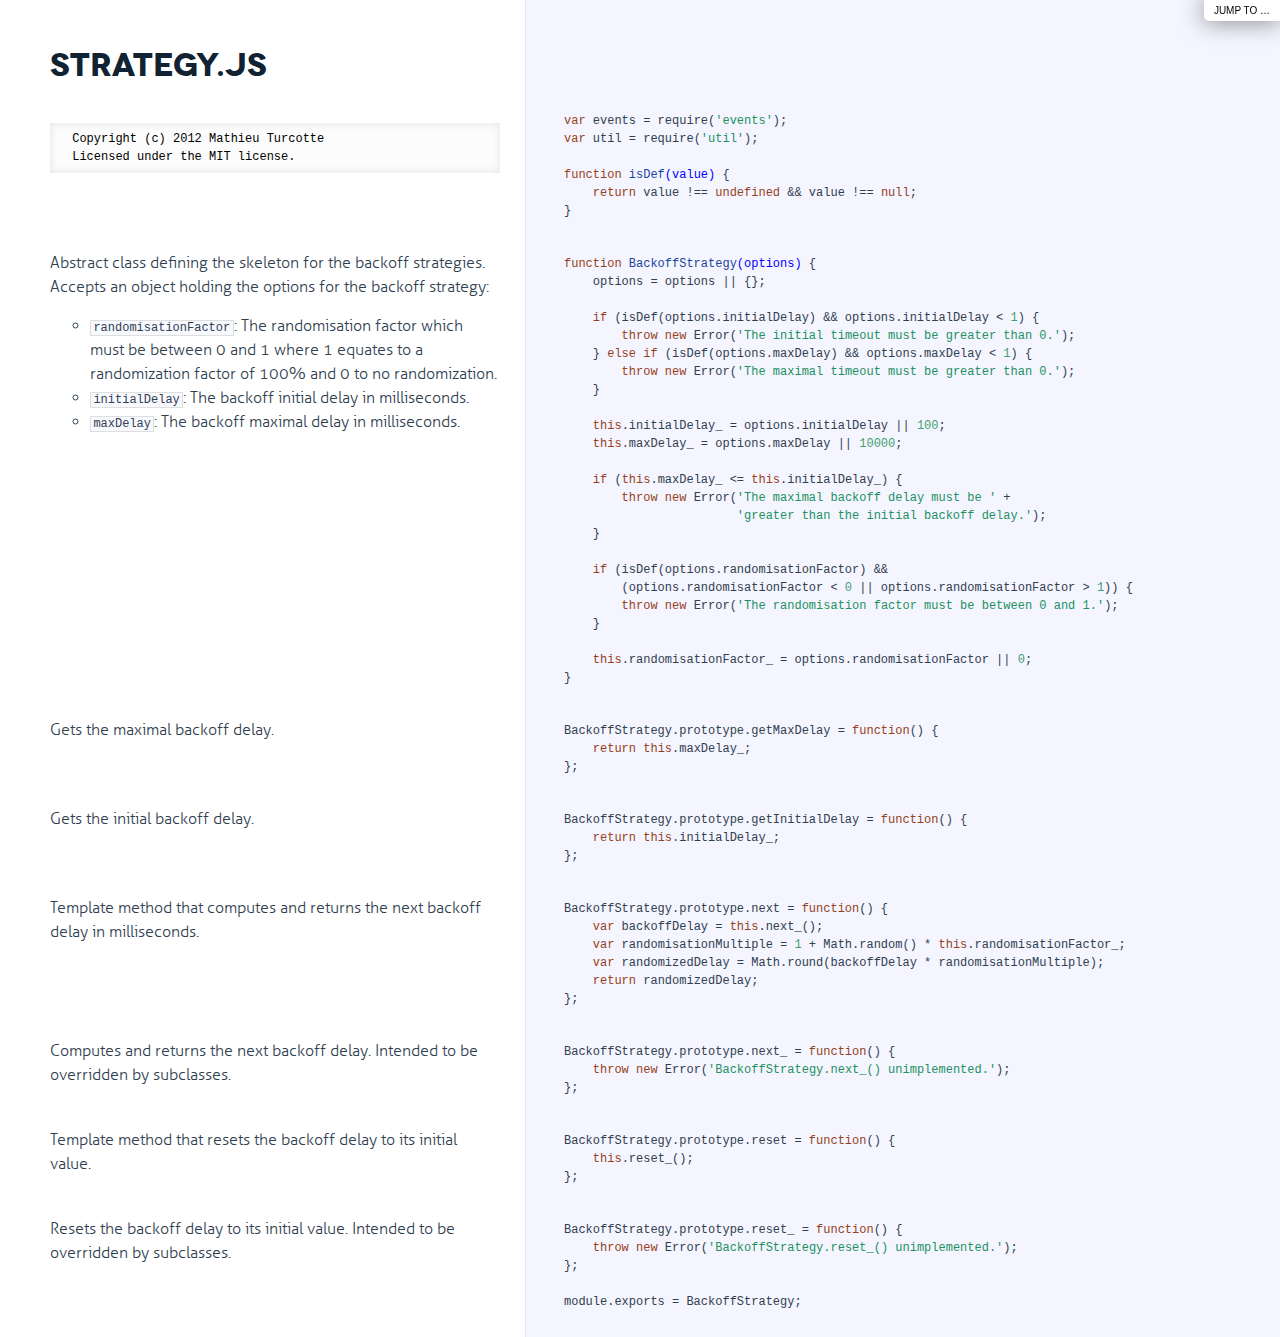
<file: trunk/node_modules/restify/node_modules/backoff/docs/strategy.html>
<!DOCTYPE html>

<html>
<head>
  <title>strategy.js</title>
  <meta http-equiv="content-type" content="text/html; charset=UTF-8">
  <meta name="viewport" content="width=device-width, target-densitydpi=160dpi, initial-scale=1.0; maximum-scale=1.0; user-scalable=0;">
  <link rel="stylesheet" media="all" href="docco.css" />
</head>
<body>
  <div id="container">
    <div id="background"></div>
    
      <ul id="jump_to">
        <li>
          <a class="large" href="javascript:void(0);">Jump To &hellip;</a>
          <a class="small" href="javascript:void(0);">+</a>
          <div id="jump_wrapper">
          <div id="jump_page">
            
              
              <a class="source" href="index.html">
                index.js
              </a>
            
              
              <a class="source" href="backoff.html">
                backoff.js
              </a>
            
              
              <a class="source" href="function_call.html">
                function_call.js
              </a>
            
              
              <a class="source" href="exponential.html">
                exponential.js
              </a>
            
              
              <a class="source" href="fibonacci.html">
                fibonacci.js
              </a>
            
              
              <a class="source" href="strategy.html">
                strategy.js
              </a>
            
          </div>
        </li>
      </ul>
    
    <ul class="sections">
        
          <li id="title">
              <div class="annotation">
                  <h1>strategy.js</h1>
              </div>
          </li>
        
        
        
        <li id="section-1">
            <div class="annotation">
              
              <div class="pilwrap ">
                <a class="pilcrow" href="#section-1">&#182;</a>
              </div>
              <pre><code> Copyright (c) 2012 Mathieu Turcotte
 Licensed under the MIT license.</code></pre>

            </div>
            
            <div class="content"><div class='highlight'><pre><span class="keyword">var</span> events = require(<span class="string">'events'</span>);
<span class="keyword">var</span> util = require(<span class="string">'util'</span>);

<span class="function"><span class="keyword">function</span> <span class="title">isDef</span><span class="params">(value)</span> {</span>
    <span class="keyword">return</span> value !== <span class="literal">undefined</span> &amp;&amp; value !== <span class="literal">null</span>;
}</pre></div></div>
            
        </li>
        
        
        <li id="section-2">
            <div class="annotation">
              
              <div class="pilwrap ">
                <a class="pilcrow" href="#section-2">&#182;</a>
              </div>
              <p>Abstract class defining the skeleton for the backoff strategies. Accepts an
object holding the options for the backoff strategy:</p>
<ul>
<li><code>randomisationFactor</code>: The randomisation factor which must be between 0
 and 1 where 1 equates to a randomization factor of 100% and 0 to no
 randomization.</li>
<li><code>initialDelay</code>: The backoff initial delay in milliseconds.</li>
<li><code>maxDelay</code>: The backoff maximal delay in milliseconds.</li>
</ul>

            </div>
            
            <div class="content"><div class='highlight'><pre><span class="function"><span class="keyword">function</span> <span class="title">BackoffStrategy</span><span class="params">(options)</span> {</span>
    options = options || {};

    <span class="keyword">if</span> (isDef(options.initialDelay) &amp;&amp; options.initialDelay &lt; <span class="number">1</span>) {
        <span class="keyword">throw</span> <span class="keyword">new</span> Error(<span class="string">'The initial timeout must be greater than 0.'</span>);
    } <span class="keyword">else</span> <span class="keyword">if</span> (isDef(options.maxDelay) &amp;&amp; options.maxDelay &lt; <span class="number">1</span>) {
        <span class="keyword">throw</span> <span class="keyword">new</span> Error(<span class="string">'The maximal timeout must be greater than 0.'</span>);
    }

    <span class="keyword">this</span>.initialDelay_ = options.initialDelay || <span class="number">100</span>;
    <span class="keyword">this</span>.maxDelay_ = options.maxDelay || <span class="number">10000</span>;

    <span class="keyword">if</span> (<span class="keyword">this</span>.maxDelay_ &lt;= <span class="keyword">this</span>.initialDelay_) {
        <span class="keyword">throw</span> <span class="keyword">new</span> Error(<span class="string">'The maximal backoff delay must be '</span> +
                        <span class="string">'greater than the initial backoff delay.'</span>);
    }

    <span class="keyword">if</span> (isDef(options.randomisationFactor) &amp;&amp;
        (options.randomisationFactor &lt; <span class="number">0</span> || options.randomisationFactor &gt; <span class="number">1</span>)) {
        <span class="keyword">throw</span> <span class="keyword">new</span> Error(<span class="string">'The randomisation factor must be between 0 and 1.'</span>);
    }

    <span class="keyword">this</span>.randomisationFactor_ = options.randomisationFactor || <span class="number">0</span>;
}</pre></div></div>
            
        </li>
        
        
        <li id="section-3">
            <div class="annotation">
              
              <div class="pilwrap ">
                <a class="pilcrow" href="#section-3">&#182;</a>
              </div>
              <p>Gets the maximal backoff delay.</p>

            </div>
            
            <div class="content"><div class='highlight'><pre>BackoffStrategy.prototype.getMaxDelay = <span class="keyword">function</span>() {
    <span class="keyword">return</span> <span class="keyword">this</span>.maxDelay_;
};</pre></div></div>
            
        </li>
        
        
        <li id="section-4">
            <div class="annotation">
              
              <div class="pilwrap ">
                <a class="pilcrow" href="#section-4">&#182;</a>
              </div>
              <p>Gets the initial backoff delay.</p>

            </div>
            
            <div class="content"><div class='highlight'><pre>BackoffStrategy.prototype.getInitialDelay = <span class="keyword">function</span>() {
    <span class="keyword">return</span> <span class="keyword">this</span>.initialDelay_;
};</pre></div></div>
            
        </li>
        
        
        <li id="section-5">
            <div class="annotation">
              
              <div class="pilwrap ">
                <a class="pilcrow" href="#section-5">&#182;</a>
              </div>
              <p>Template method that computes and returns the next backoff delay in
milliseconds.</p>

            </div>
            
            <div class="content"><div class='highlight'><pre>BackoffStrategy.prototype.next = <span class="keyword">function</span>() {
    <span class="keyword">var</span> backoffDelay = <span class="keyword">this</span>.next_();
    <span class="keyword">var</span> randomisationMultiple = <span class="number">1</span> + Math.random() * <span class="keyword">this</span>.randomisationFactor_;
    <span class="keyword">var</span> randomizedDelay = Math.round(backoffDelay * randomisationMultiple);
    <span class="keyword">return</span> randomizedDelay;
};</pre></div></div>
            
        </li>
        
        
        <li id="section-6">
            <div class="annotation">
              
              <div class="pilwrap ">
                <a class="pilcrow" href="#section-6">&#182;</a>
              </div>
              <p>Computes and returns the next backoff delay. Intended to be overridden by
subclasses.</p>

            </div>
            
            <div class="content"><div class='highlight'><pre>BackoffStrategy.prototype.next_ = <span class="keyword">function</span>() {
    <span class="keyword">throw</span> <span class="keyword">new</span> Error(<span class="string">'BackoffStrategy.next_() unimplemented.'</span>);
};</pre></div></div>
            
        </li>
        
        
        <li id="section-7">
            <div class="annotation">
              
              <div class="pilwrap ">
                <a class="pilcrow" href="#section-7">&#182;</a>
              </div>
              <p>Template method that resets the backoff delay to its initial value.</p>

            </div>
            
            <div class="content"><div class='highlight'><pre>BackoffStrategy.prototype.reset = <span class="keyword">function</span>() {
    <span class="keyword">this</span>.reset_();
};</pre></div></div>
            
        </li>
        
        
        <li id="section-8">
            <div class="annotation">
              
              <div class="pilwrap ">
                <a class="pilcrow" href="#section-8">&#182;</a>
              </div>
              <p>Resets the backoff delay to its initial value. Intended to be overridden by
subclasses.</p>

            </div>
            
            <div class="content"><div class='highlight'><pre>BackoffStrategy.prototype.reset_ = <span class="keyword">function</span>() {
    <span class="keyword">throw</span> <span class="keyword">new</span> Error(<span class="string">'BackoffStrategy.reset_() unimplemented.'</span>);
};

module.exports = BackoffStrategy;</pre></div></div>
            
        </li>
        
    </ul>
  </div>
</body>
</html>
</file>
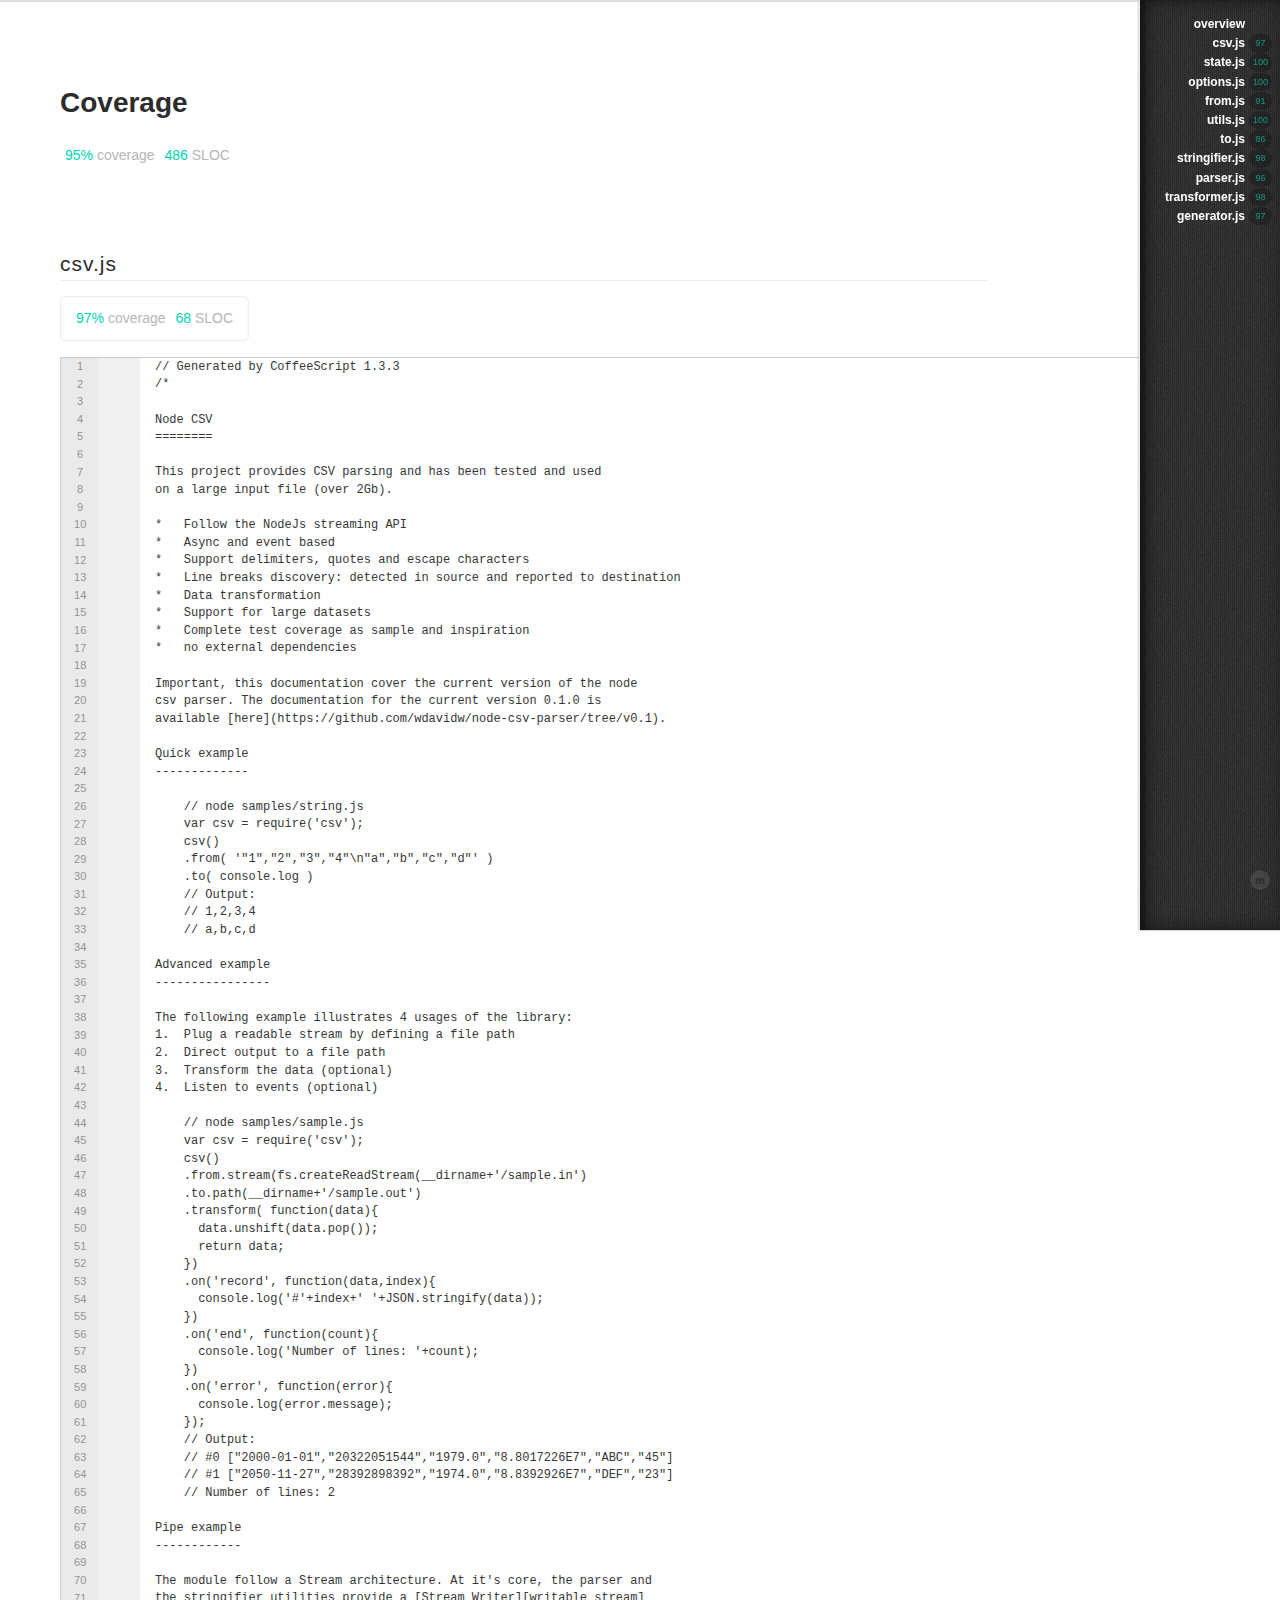
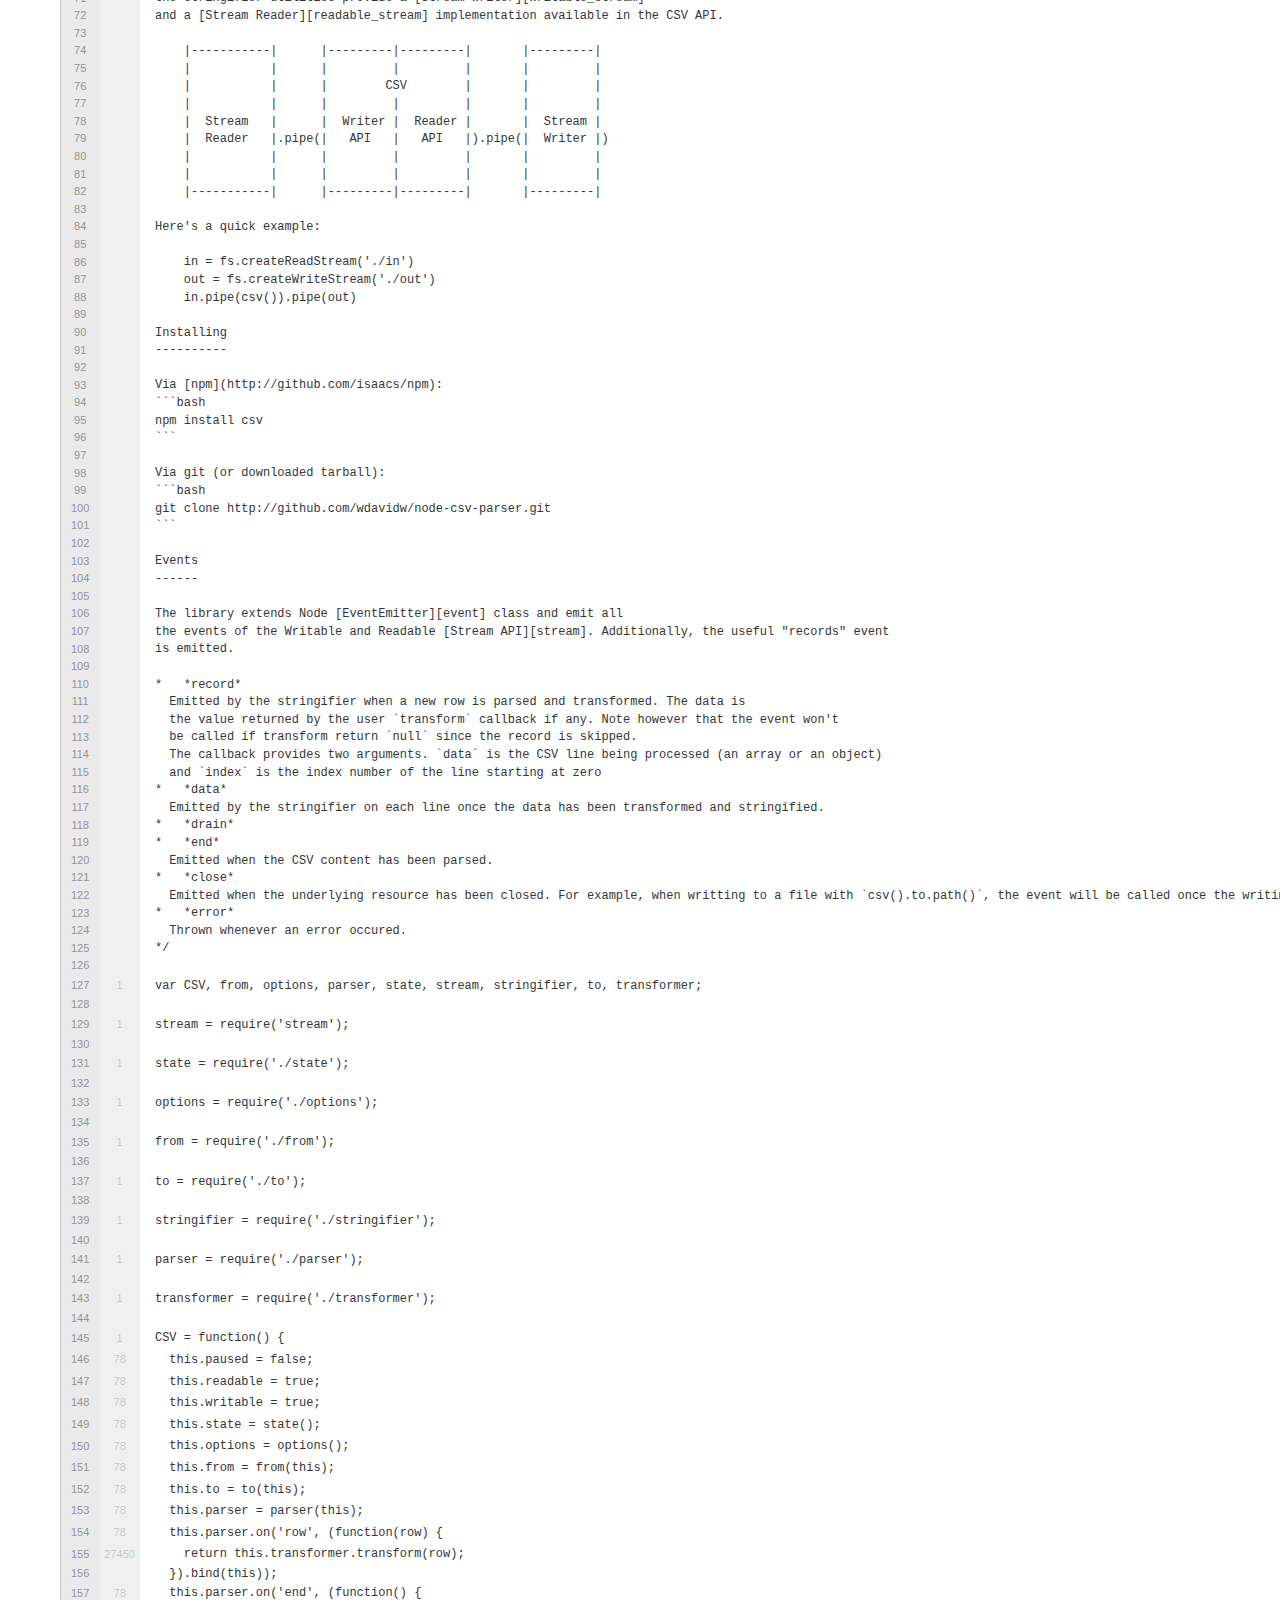
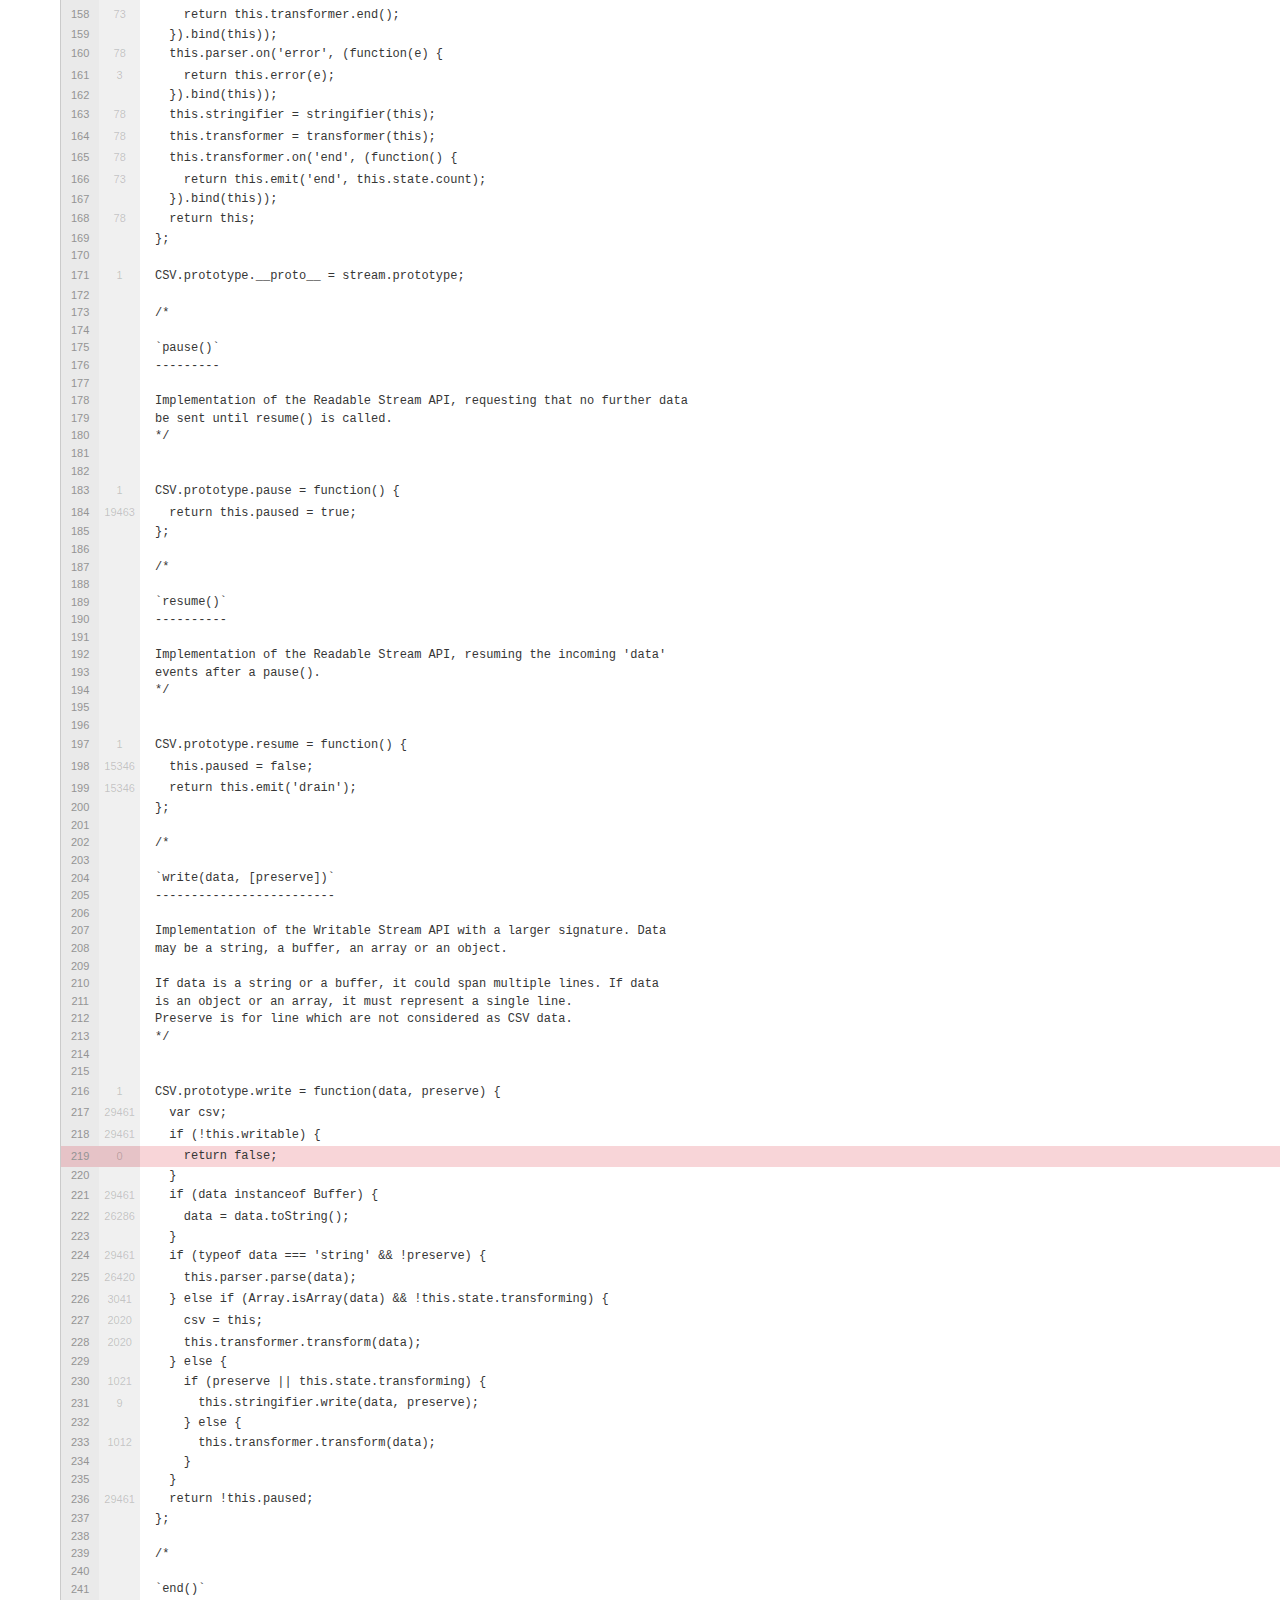
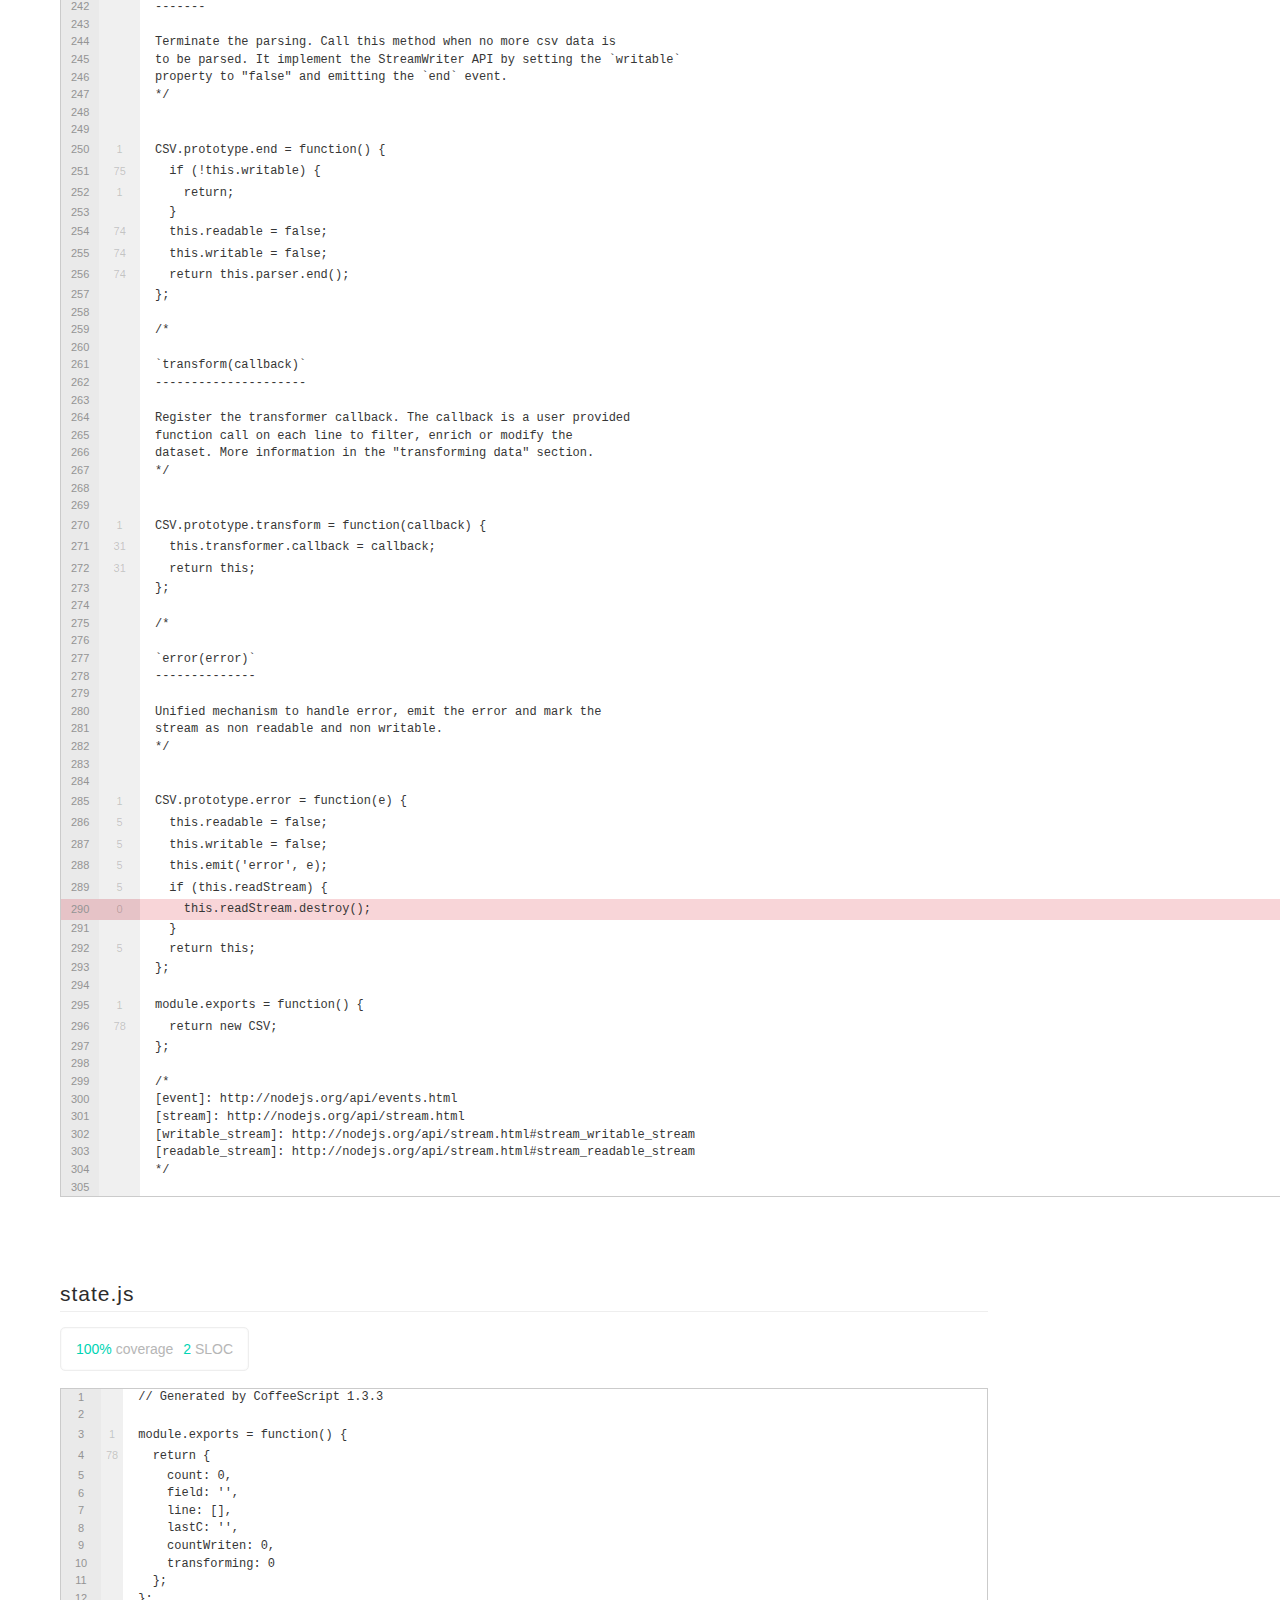
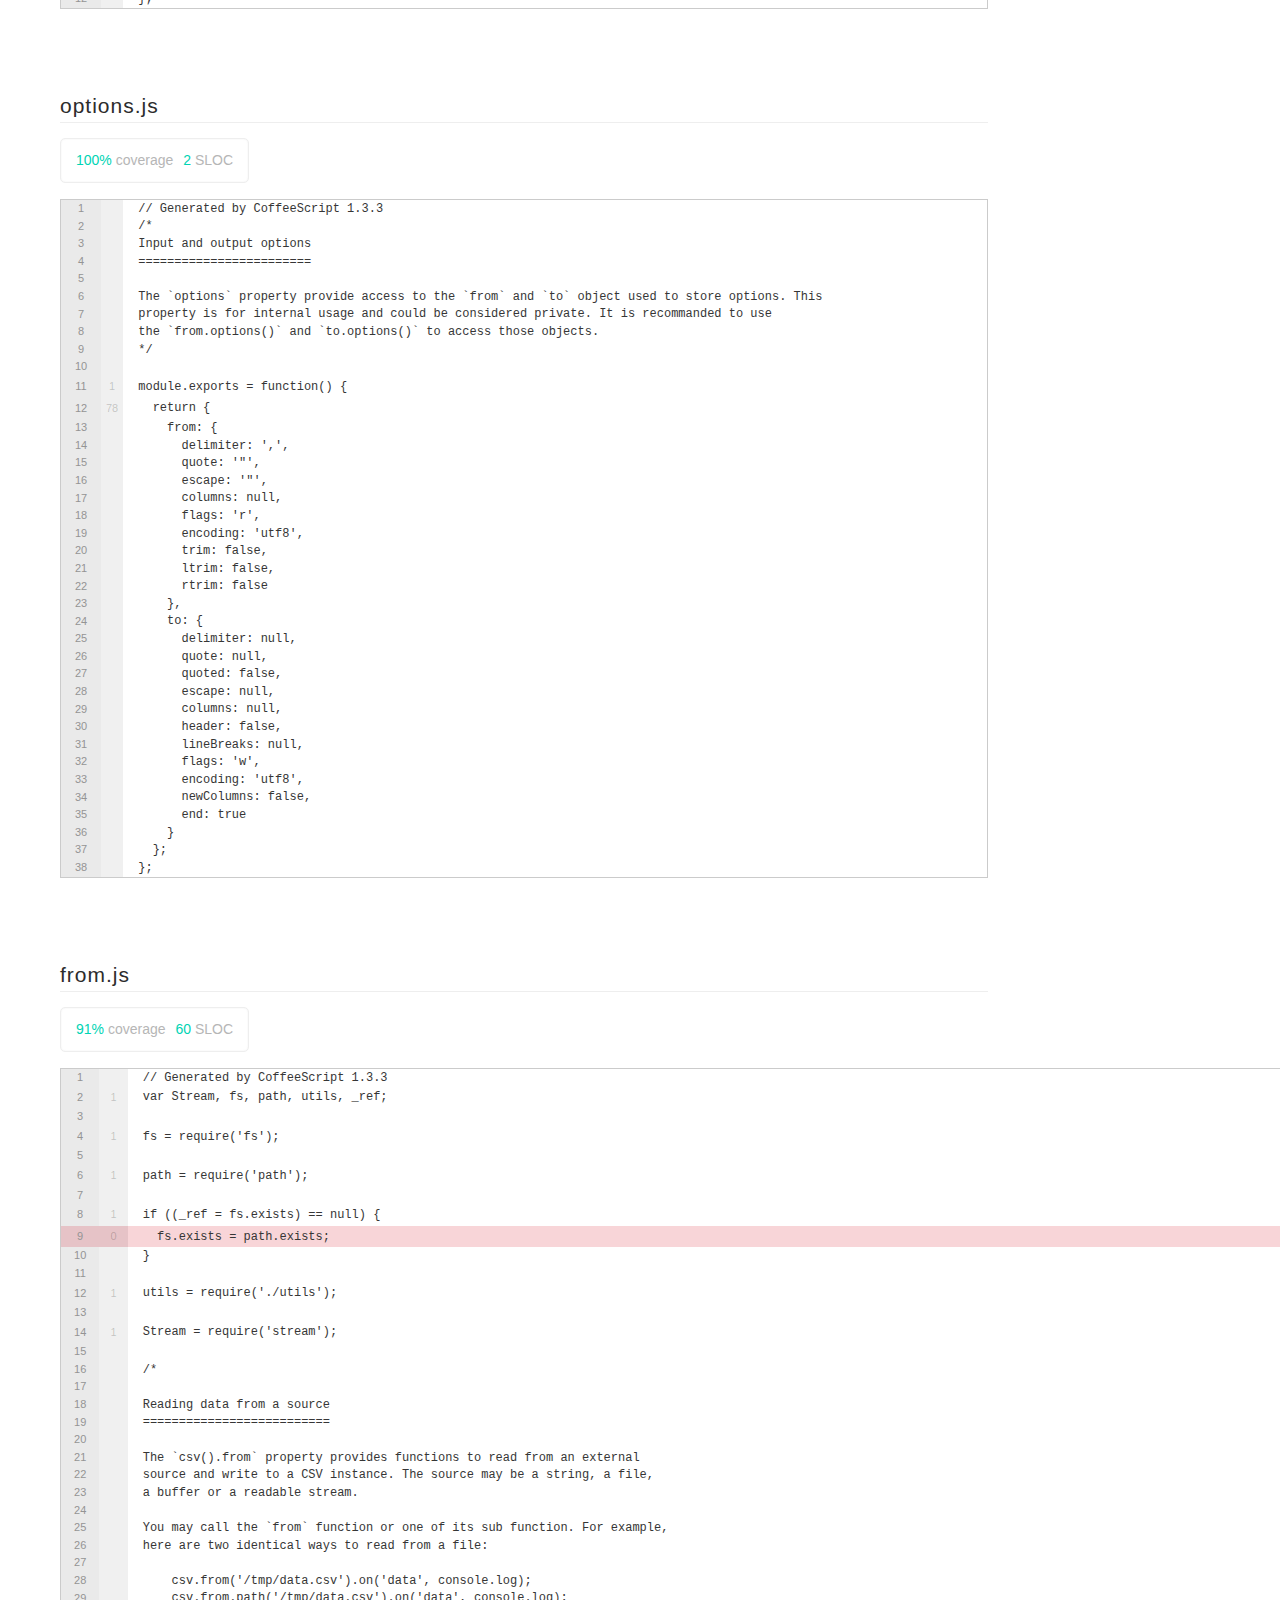
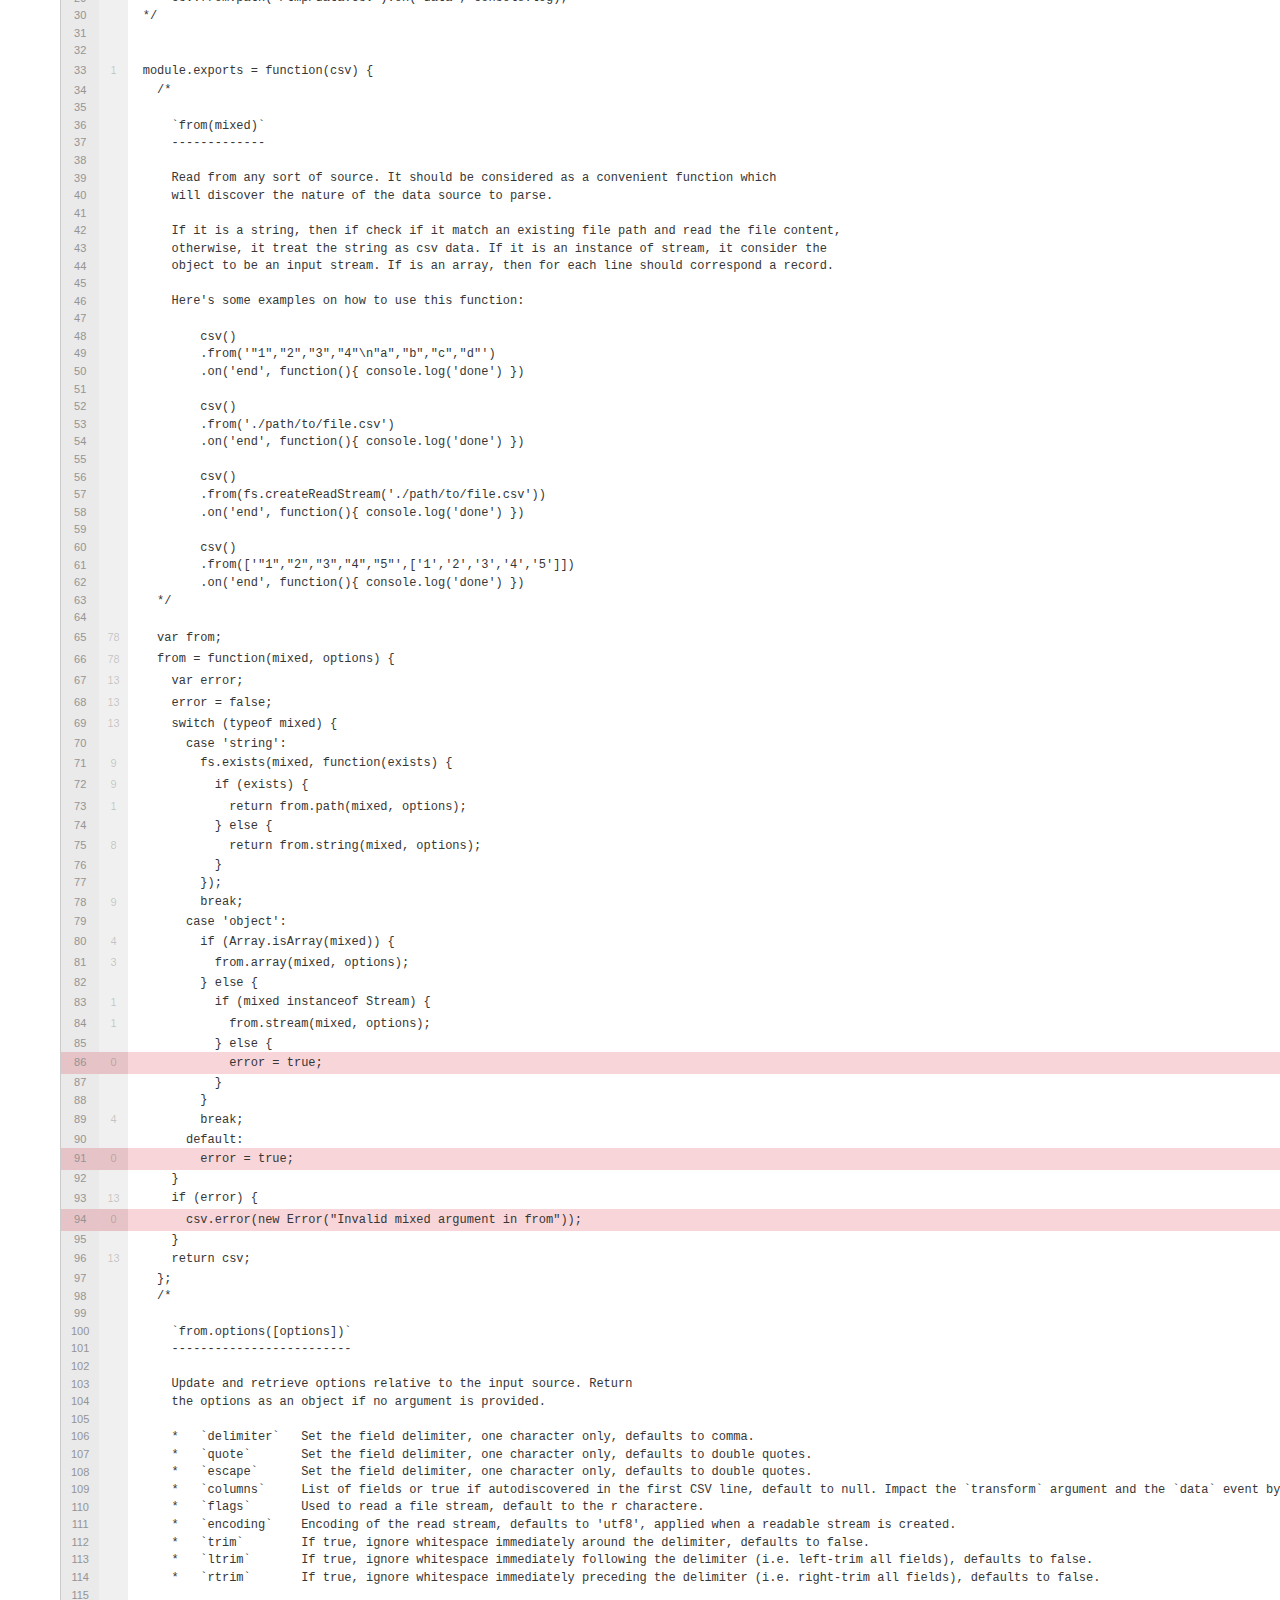
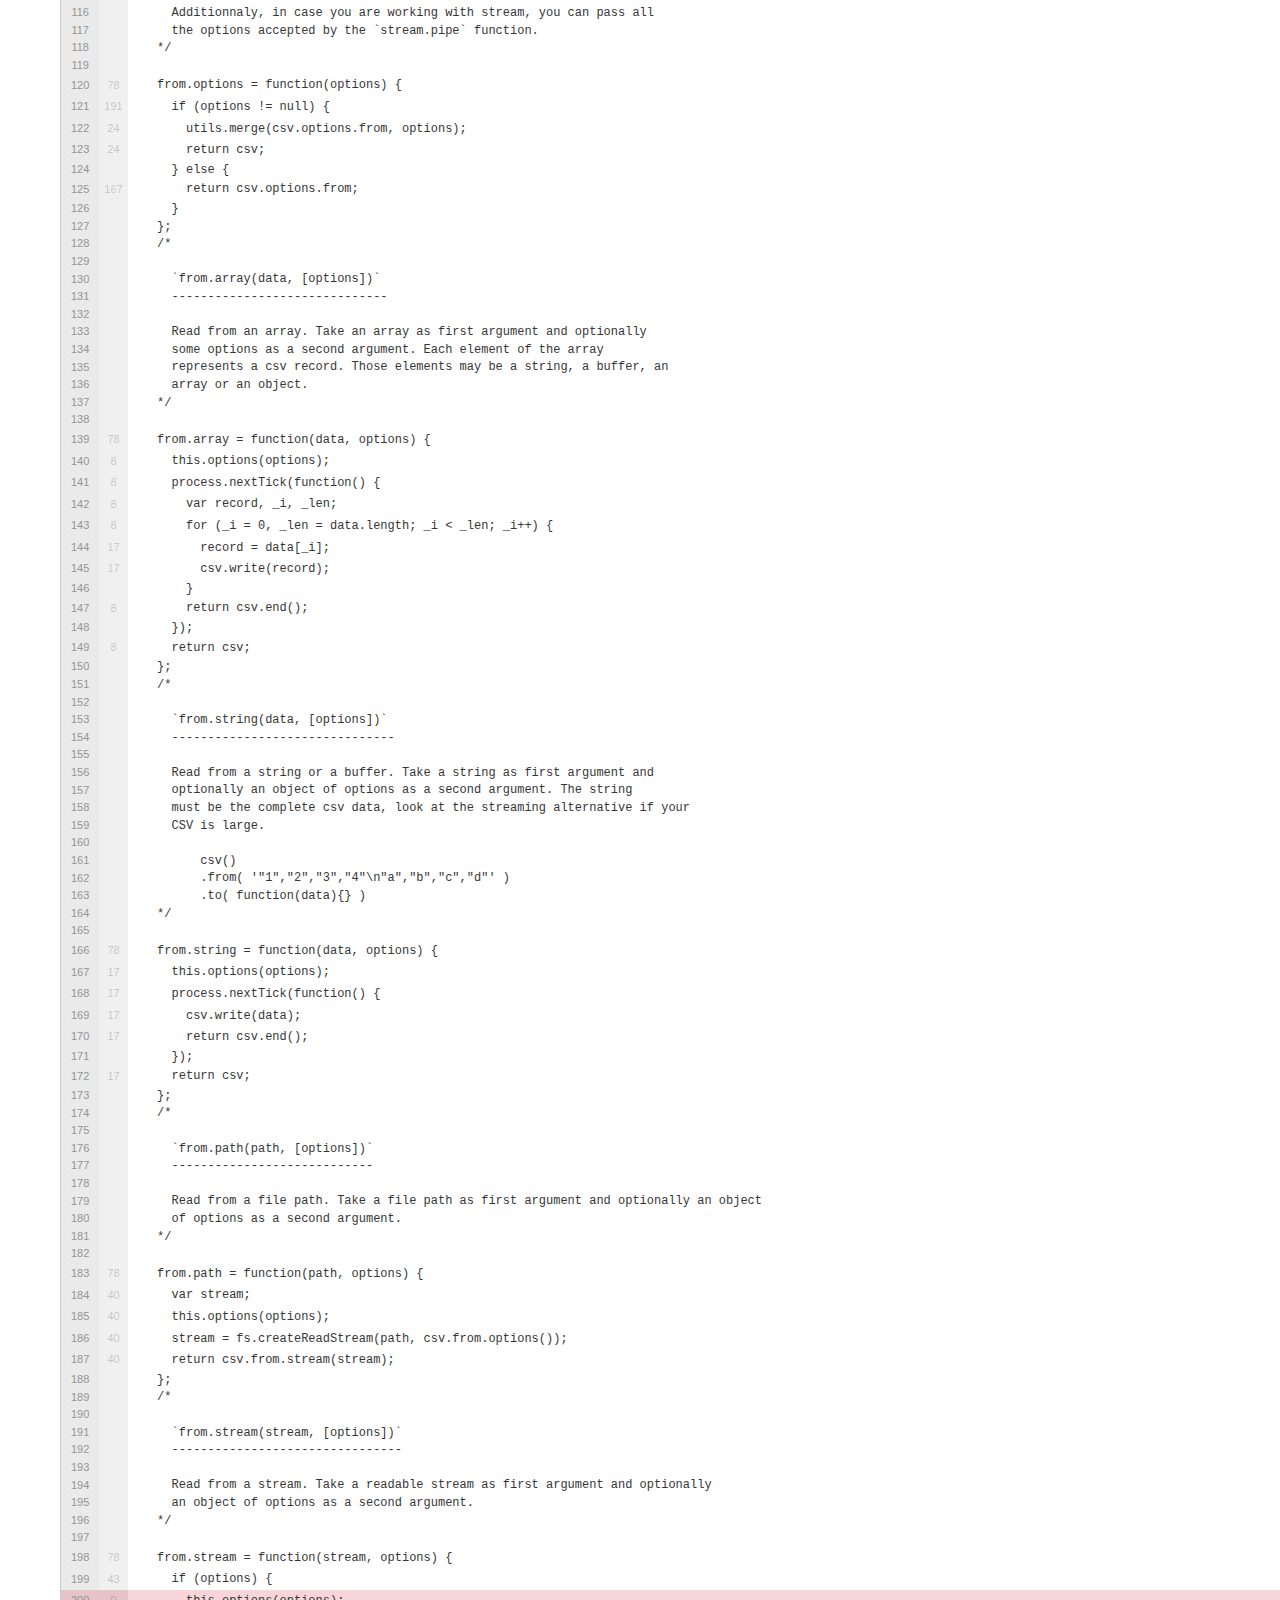
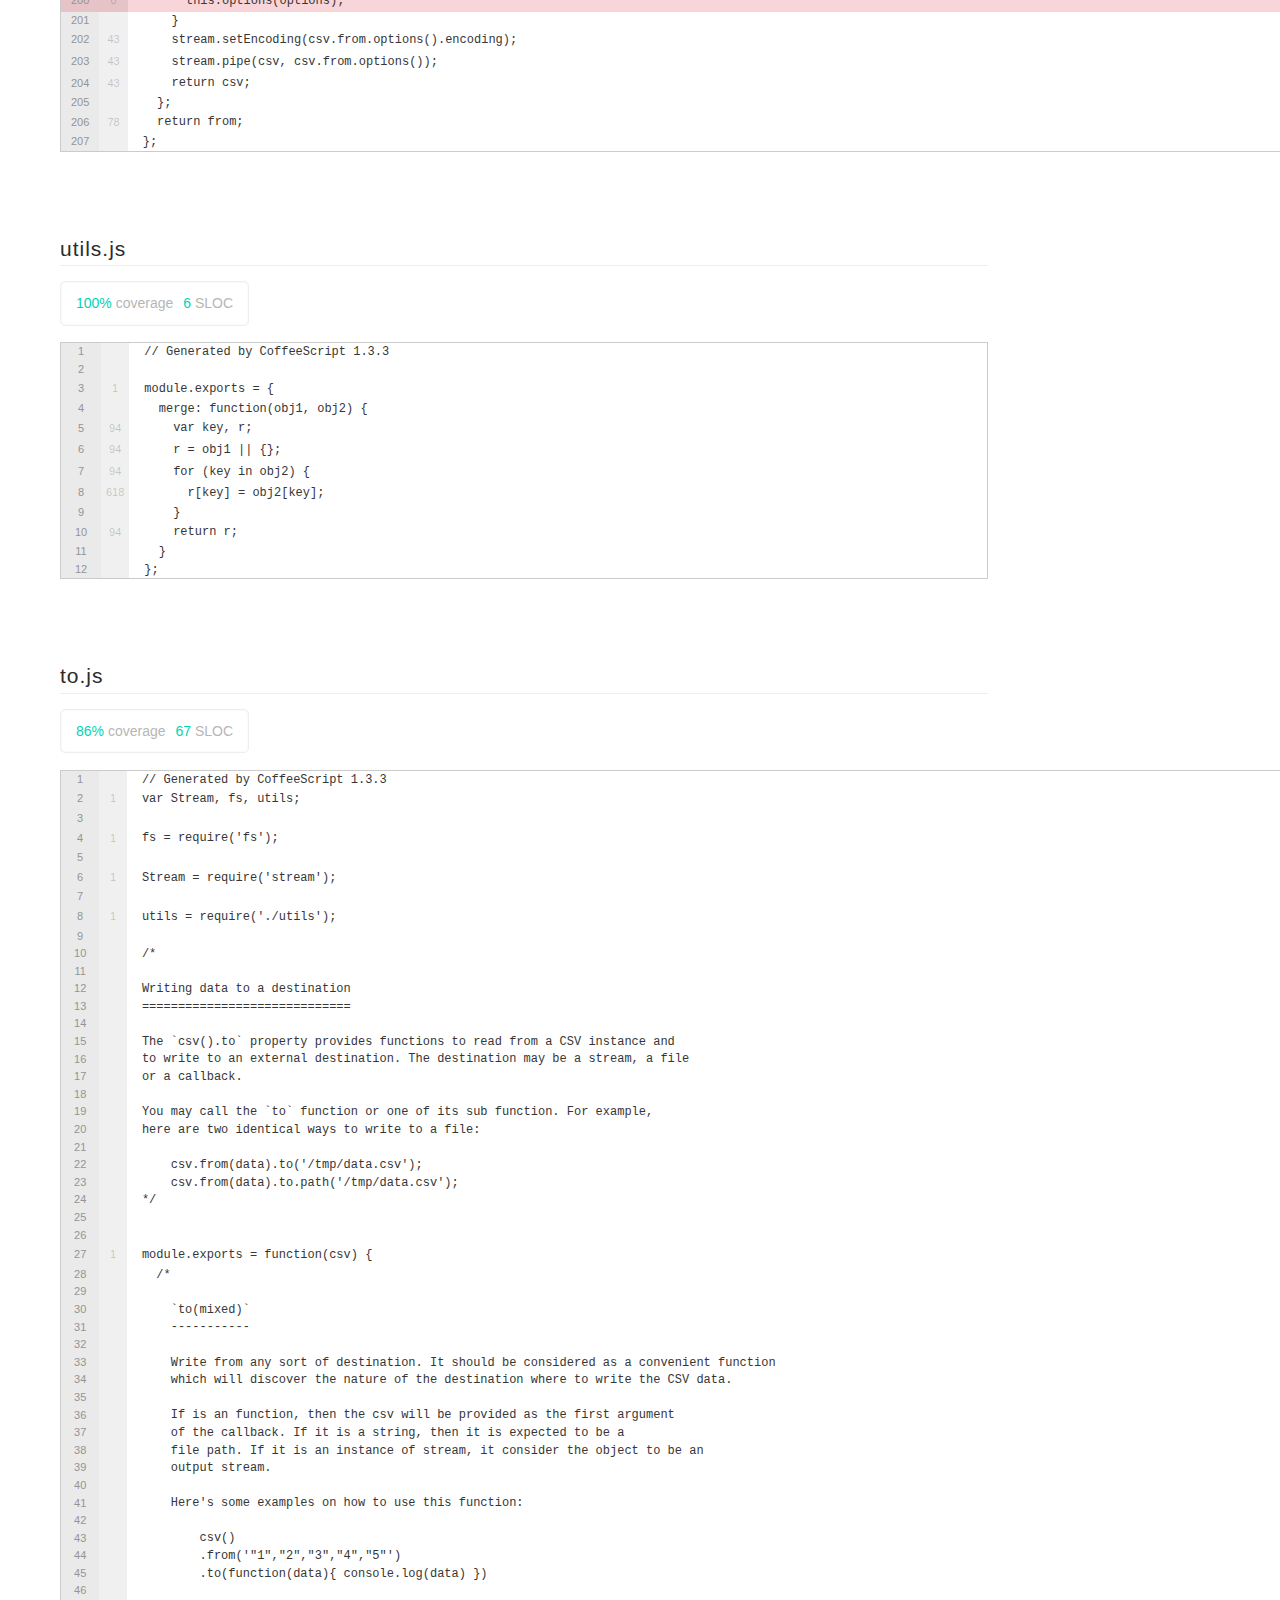
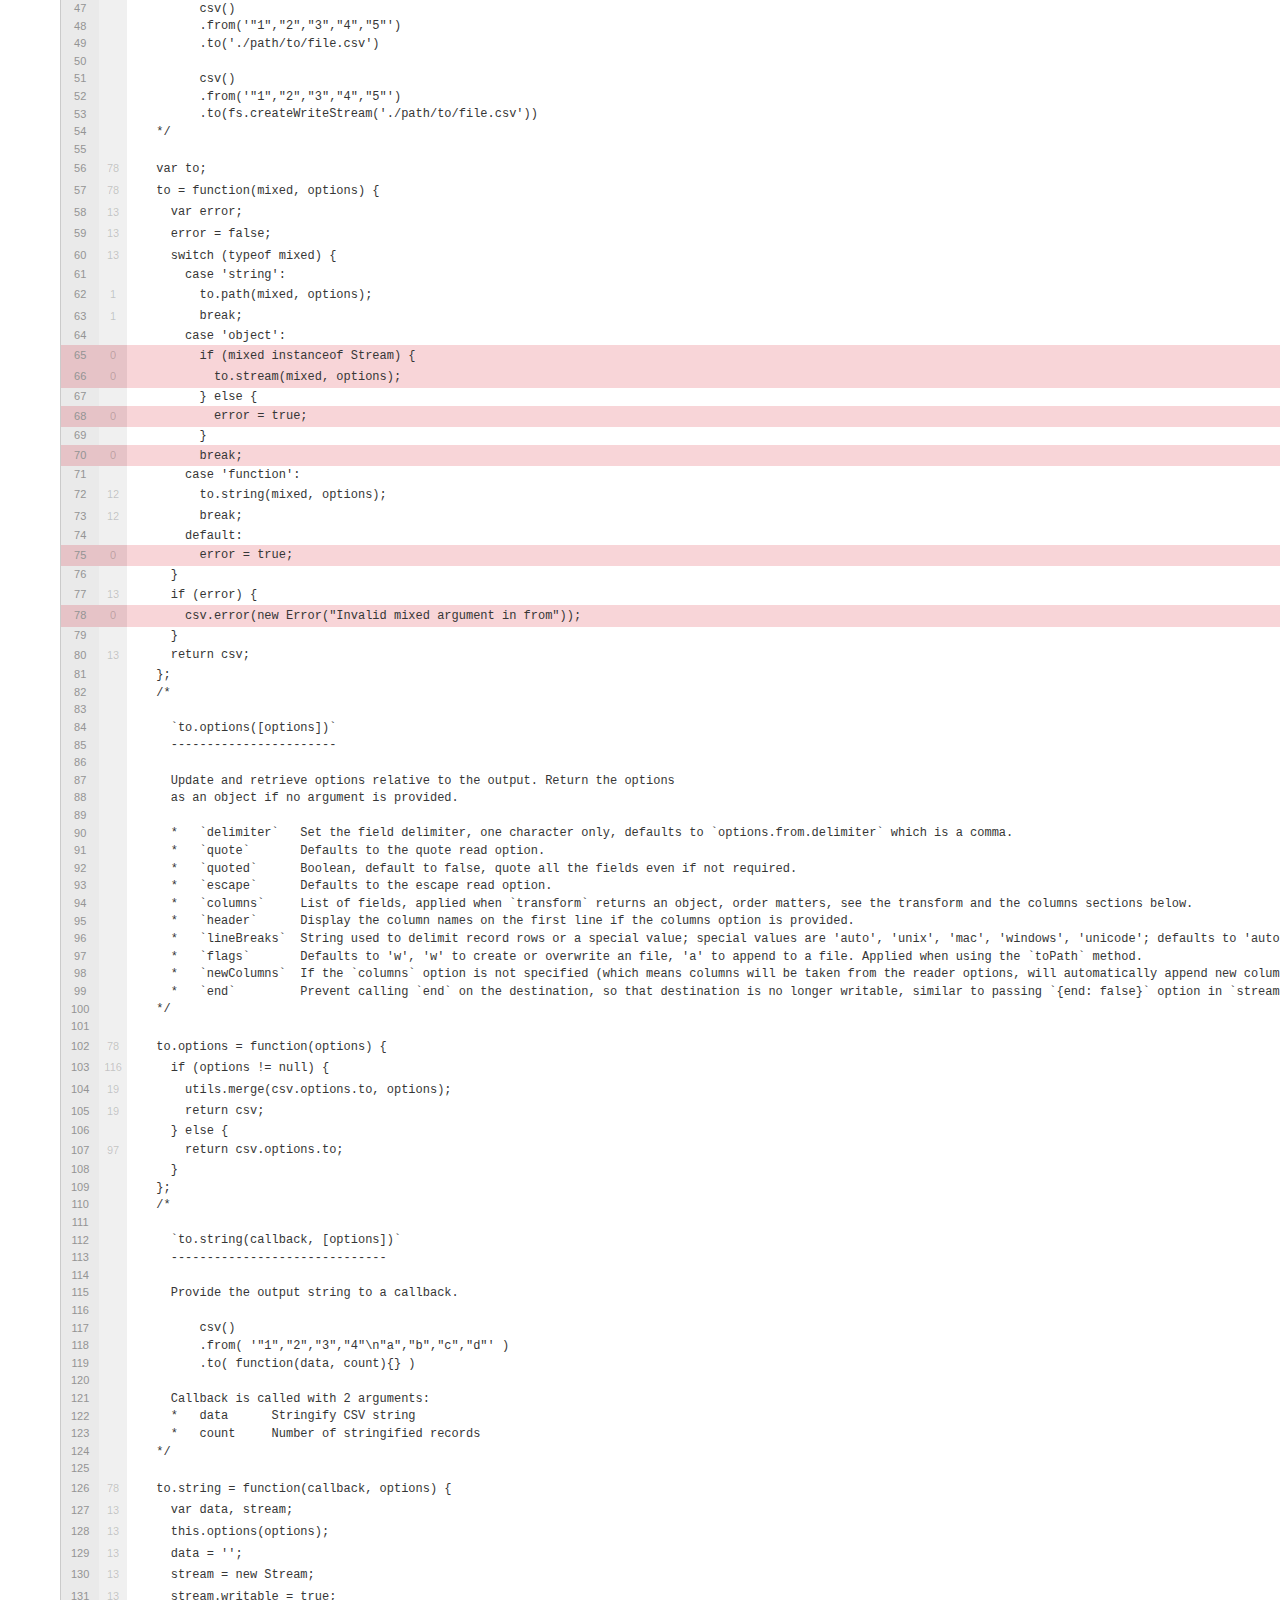
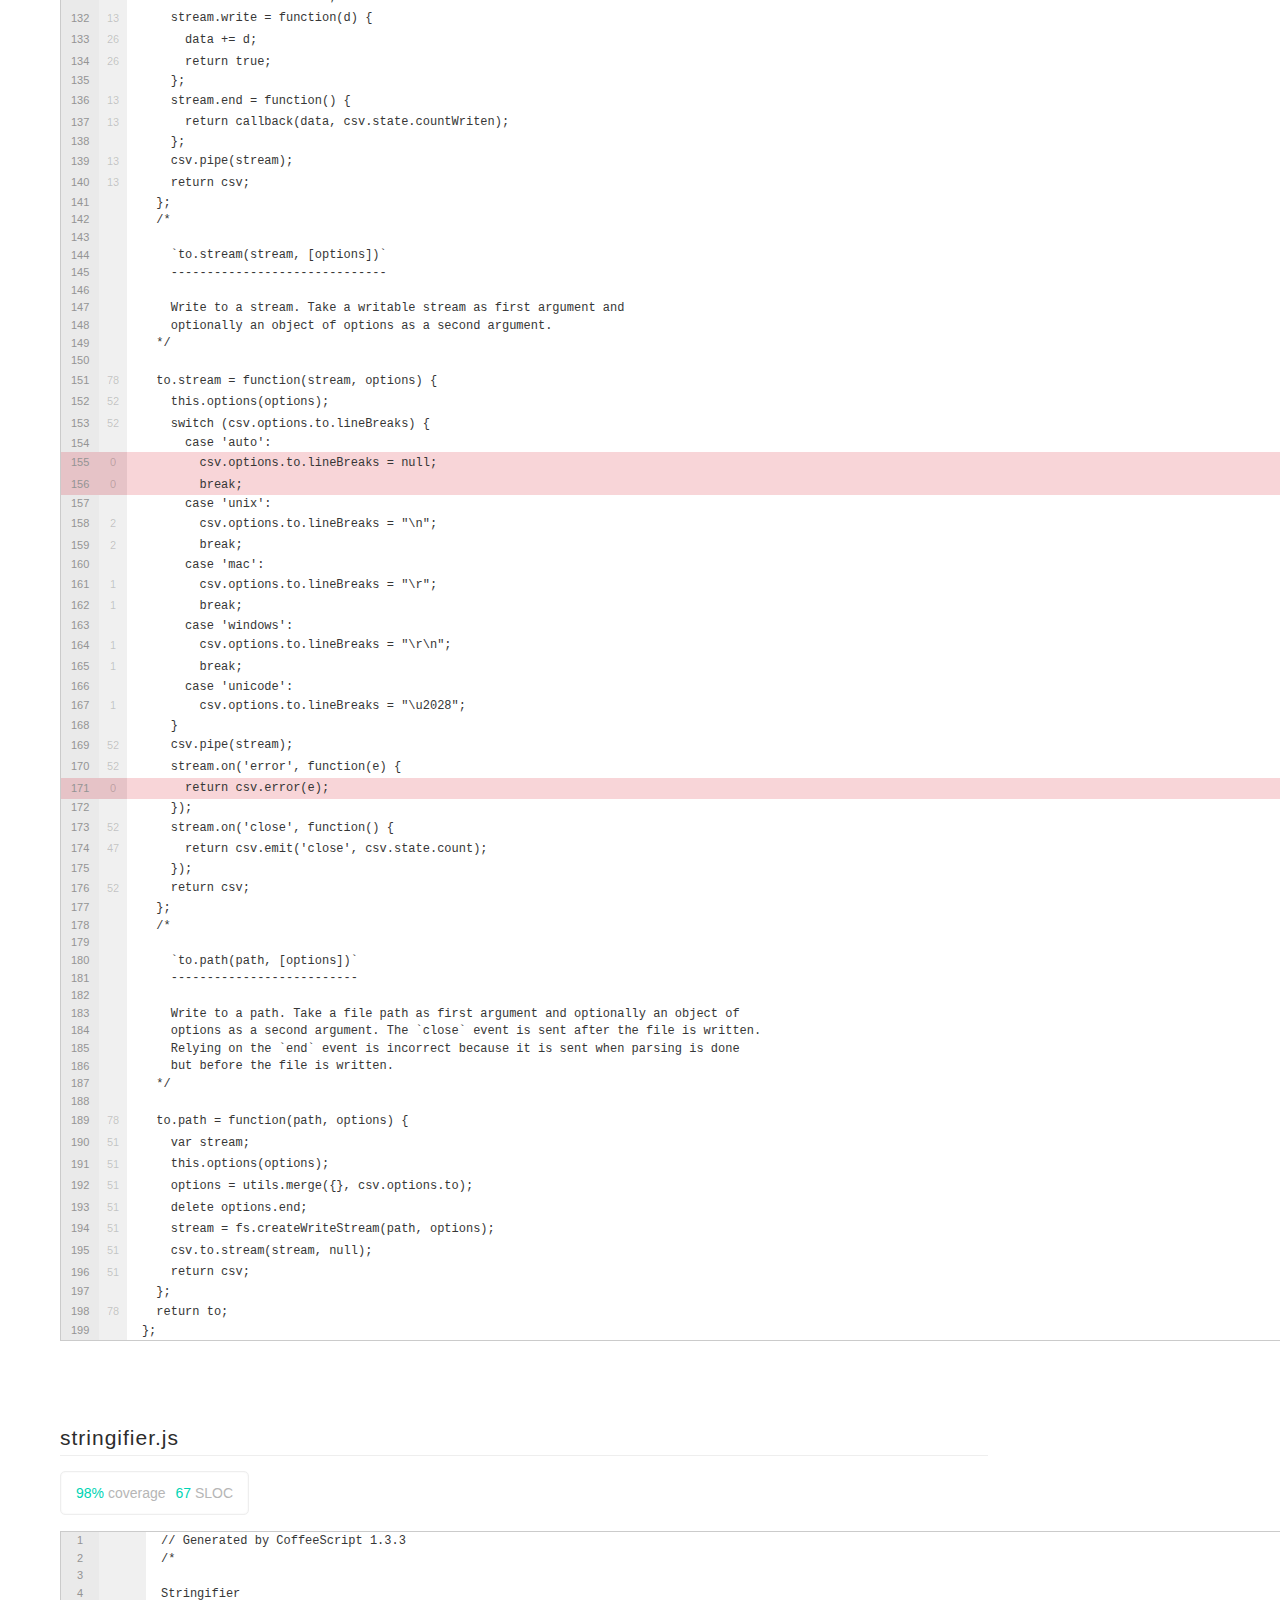
<file: trunk/node_modules/restify/node_modules/csv/doc/coverage.html>
<!DOCTYPE html><html><head><title>Coverage</title><script>

headings = [];

onload = function(){
  headings = document.querySelectorAll('h2');
};

onscroll = function(e){
  var heading = find(window.scrollY);
  if (!heading) return;
  var links = document.querySelectorAll('#menu a')
    , link;

  for (var i = 0, len = links.length; i < len; ++i) {
    link = links[i];
    link.className = link.getAttribute('href') == '#' + heading.id
      ? 'active'
      : '';
  }
};

function find(y) {
  var i = headings.length
    , heading;

  while (i--) {
    heading = headings[i];
    if (y > heading.offsetTop) {
      return heading;
    }
  }
}
</script><style>

body {
  font: 14px/1.6 "Helvetica Neue", Helvetica, Arial, sans-serif;
  margin: 0;
  color: #2C2C2C;
  border-top: 2px solid #ddd;
}

#coverage {
  padding: 60px;
}

h1 a {
  color: inherit;
  font-weight: inherit;
}

h1 a:hover {
  text-decoration: none;
}

.onload h1 {
  opacity: 1;
}

h2 {
  width: 80%;
  margin-top: 80px;
  margin-bottom: 0;
  font-weight: 100;
  letter-spacing: 1px;
  border-bottom: 1px solid #eee;
}

a {
  color: #8A6343;
  font-weight: bold;
  text-decoration: none;
}

a:hover {
  text-decoration: underline;
}

ul {
  margin-top: 20px;
  padding: 0 15px;
  width: 100%;
}

ul li {
  float: left;
  width: 40%;
  margin-top: 5px;
  margin-right: 60px;
  list-style: none;
  border-bottom: 1px solid #eee;
  padding: 5px 0;
  font-size: 12px;
}

ul::after {
  content: '.';
  height: 0;
  display: block;
  visibility: hidden;
  clear: both;
}

code {
  font: 12px monaco, monospace;
}

pre {
  margin: 30px;
  padding: 30px;
  border: 1px solid #eee;
  border-bottom-color: #ddd;
  -webkit-border-radius: 2px;
  -moz-border-radius: 2px;
  -webkit-box-shadow: inset 0 0 10px #eee;
  -moz-box-shadow: inset 0 0 10px #eee;
  overflow-x: auto;
}

img {
  margin: 30px;
  padding: 1px;
  -webkit-border-radius: 3px;
  -moz-border-radius: 3px;
  -webkit-box-shadow: 0 3px 10px #dedede, 0 1px 5px #888;
  -moz-box-shadow: 0 3px 10px #dedede, 0 1px 5px #888;
  max-width: 100%;
}

footer {
  background: #eee;
  width: 100%;
  padding: 50px 0;
  text-align: right;
  border-top: 1px solid #ddd;
}

footer span {
  display: block;
  margin-right: 30px;
  color: #888;
  font-size: 12px;
}

#menu {
  position: fixed;
  font-size: 12px;
  overflow-y: auto;
  top: 0;
  right: 0;
  margin: 0;
  height: 100%;
  padding: 15px 0;
  text-align: right;
  border-left: 1px solid #eee;
  -moz-box-shadow: 0 0 2px #888
     , inset 5px 0 20px rgba(0,0,0,.5)
     , inset 5px 0 3px rgba(0,0,0,.3);
  -webkit-box-shadow: 0 0 2px #888
     , inset 5px 0 20px rgba(0,0,0,.5)
     , inset 5px 0 3px rgba(0,0,0,.3);
  -webkit-font-smoothing: antialiased;
  background: url("[data-uri]");
}

#logo {
  position: fixed;
  bottom: 10px;
  right: 10px;
  background: rgba(255,255,255,.1);
  font-size: 11px;
  display: block;
  width: 20px;
  height: 20px;
  line-height: 20px;
  text-align: center;
  -webkit-border-radius: 20px;
  -moz-border-radius: 20px;
  -webkit-box-shadow: 0 0 3px rgba(0,0,0,.2);
  -moz-box-shadow: 0 0 3px rgba(0,0,0,.2);
  color: inherit;
}

#menu li a {
  display: block;
  color: white;
  padding: 0 35px 0 25px;
  -webkit-transition: background 300ms;
  -moz-transition: background 300ms;
}

#menu li {
  position: relative;
  list-style: none;
}

#menu a:hover,
#menu a.active {
  text-decoration: none;
  background: rgba(255,255,255,.1);
}

#menu li:hover .cov {
  opacity: 1;
}

#menu li .dirname {
  opacity: .60;
  padding-right: 2px;
}

#menu li .basename {
  opacity: 1;
}

#menu .cov {
  background: rgba(0,0,0,.4);
  position: absolute;
  top: 0;
  right: 8px;
  font-size: 9px;
  opacity: .6;
  text-align: left;
  width: 17px;
  -webkit-border-radius: 10px;
  -moz-border-radius: 10px;
  padding: 2px 3px;
  text-align: center;
}

#stats:nth-child(2n) {
  display: inline-block;
  margin-top: 15px;
  border: 1px solid #eee;
  padding: 10px;
  -webkit-box-shadow: inset 0 0 2px #eee;
  -moz-box-shadow: inset 0 0 2px #eee;
  -webkit-border-radius: 5px;
  -moz-border-radius: 5px;
}

#stats div {
  float: left;
  padding: 0 5px;
}

#stats::after {
  display: block;
  content: '';
  clear: both;
}

#stats .sloc::after {
  content: ' SLOC';
  color: #b6b6b6;
}

#stats .percentage::after {
  content: ' coverage';
  color: #b6b6b6;
}

#stats .hits,
#stats .misses {
  display: none;
}

.high {
  color: #00d4b4;
}
.medium {
  color: #e87d0d;
}
.low {
  color: #d4081a;
}
.terrible {
  color: #d4081a;
  font-weight: bold;
}

table {
  width: 80%;
  margin-top: 10px;
  border-collapse: collapse;
  border: 1px solid #cbcbcb;
  color: #363636;
  -webkit-border-radius: 3px;
  -moz-border-radius: 3px;
}

table thead {
  display: none;
}

table td.line,
table td.hits {
  width: 20px;
  background: #eaeaea;
  text-align: center;
  font-size: 11px;
  padding: 0 10px;
  color: #949494;
}

table td.hits {
  width: 10px;
  padding: 2px 5px;
  color: rgba(0,0,0,.2);
  background: #f0f0f0;
}

tr.miss td.line,
tr.miss td.hits {
  background: #e6c3c7;
}

tr.miss td {
  background: #f8d5d8;
}

td.source {
  padding-left: 15px;
  line-height: 15px;
  white-space: pre;
  font: 12px monaco, monospace;
}

code .comment { color: #ddd }
code .init { color: #2F6FAD }
code .string { color: #5890AD }
code .keyword { color: #8A6343 }
code .number { color: #2F6FAD }
</style></head><body><div id="coverage"><h1 id="overview">Coverage</h1><div id="menu"><li><a href="#overview">overview</a></li><li><span class="cov high">97</span><a href="#csv.js"><span class="basename">csv.js</span></a></li><li><span class="cov high">100</span><a href="#state.js"><span class="basename">state.js</span></a></li><li><span class="cov high">100</span><a href="#options.js"><span class="basename">options.js</span></a></li><li><span class="cov high">91</span><a href="#from.js"><span class="basename">from.js</span></a></li><li><span class="cov high">100</span><a href="#utils.js"><span class="basename">utils.js</span></a></li><li><span class="cov high">86</span><a href="#to.js"><span class="basename">to.js</span></a></li><li><span class="cov high">98</span><a href="#stringifier.js"><span class="basename">stringifier.js</span></a></li><li><span class="cov high">96</span><a href="#parser.js"><span class="basename">parser.js</span></a></li><li><span class="cov high">98</span><a href="#transformer.js"><span class="basename">transformer.js</span></a></li><li><span class="cov high">97</span><a href="#generator.js"><span class="basename">generator.js</span></a></li><a id="logo" href="http://visionmedia.github.com/mocha/">m</a></div><div id="stats" class="high"><div class="percentage">95%</div><div class="sloc">486</div><div class="hits">464</div><div class="misses">22</div></div><div id="files"><div class="file"><h2 id="csv.js">csv.js</h2><div id="stats" class="high"><div class="percentage">97%</div><div class="sloc">68</div><div class="hits">66</div><div class="misses">2</div></div><table id="source"><thead><tr><th>Line</th><th>Hits</th><th>Source</th></tr></thead><tbody><tr><td class="line">1</td><td class="hits"></td><td class="source">// Generated by CoffeeScript 1.3.3</td></tr><tr><td class="line">2</td><td class="hits"></td><td class="source">/*</td></tr><tr><td class="line">3</td><td class="hits"></td><td class="source"> </td></tr><tr><td class="line">4</td><td class="hits"></td><td class="source">Node CSV</td></tr><tr><td class="line">5</td><td class="hits"></td><td class="source">========</td></tr><tr><td class="line">6</td><td class="hits"></td><td class="source"> </td></tr><tr><td class="line">7</td><td class="hits"></td><td class="source">This project provides CSV parsing and has been tested and used </td></tr><tr><td class="line">8</td><td class="hits"></td><td class="source">on a large input file (over 2Gb).</td></tr><tr><td class="line">9</td><td class="hits"></td><td class="source"> </td></tr><tr><td class="line">10</td><td class="hits"></td><td class="source">*   Follow the NodeJs streaming API</td></tr><tr><td class="line">11</td><td class="hits"></td><td class="source">*   Async and event based</td></tr><tr><td class="line">12</td><td class="hits"></td><td class="source">*   Support delimiters, quotes and escape characters</td></tr><tr><td class="line">13</td><td class="hits"></td><td class="source">*   Line breaks discovery: detected in source and reported to destination</td></tr><tr><td class="line">14</td><td class="hits"></td><td class="source">*   Data transformation</td></tr><tr><td class="line">15</td><td class="hits"></td><td class="source">*   Support for large datasets</td></tr><tr><td class="line">16</td><td class="hits"></td><td class="source">*   Complete test coverage as sample and inspiration</td></tr><tr><td class="line">17</td><td class="hits"></td><td class="source">*   no external dependencies</td></tr><tr><td class="line">18</td><td class="hits"></td><td class="source"> </td></tr><tr><td class="line">19</td><td class="hits"></td><td class="source">Important, this documentation cover the current version of the node </td></tr><tr><td class="line">20</td><td class="hits"></td><td class="source">csv parser. The documentation for the current version 0.1.0 is </td></tr><tr><td class="line">21</td><td class="hits"></td><td class="source">available [here](https://github.com/wdavidw/node-csv-parser/tree/v0.1).</td></tr><tr><td class="line">22</td><td class="hits"></td><td class="source"> </td></tr><tr><td class="line">23</td><td class="hits"></td><td class="source">Quick example</td></tr><tr><td class="line">24</td><td class="hits"></td><td class="source">-------------</td></tr><tr><td class="line">25</td><td class="hits"></td><td class="source"> </td></tr><tr><td class="line">26</td><td class="hits"></td><td class="source">    // node samples/string.js</td></tr><tr><td class="line">27</td><td class="hits"></td><td class="source">    var csv = require('csv');</td></tr><tr><td class="line">28</td><td class="hits"></td><td class="source">    csv()</td></tr><tr><td class="line">29</td><td class="hits"></td><td class="source">    .from( '&quot;1&quot;,&quot;2&quot;,&quot;3&quot;,&quot;4&quot;\n&quot;a&quot;,&quot;b&quot;,&quot;c&quot;,&quot;d&quot;' )</td></tr><tr><td class="line">30</td><td class="hits"></td><td class="source">    .to( console.log )</td></tr><tr><td class="line">31</td><td class="hits"></td><td class="source">    // Output:</td></tr><tr><td class="line">32</td><td class="hits"></td><td class="source">    // 1,2,3,4</td></tr><tr><td class="line">33</td><td class="hits"></td><td class="source">    // a,b,c,d</td></tr><tr><td class="line">34</td><td class="hits"></td><td class="source"> </td></tr><tr><td class="line">35</td><td class="hits"></td><td class="source">Advanced example</td></tr><tr><td class="line">36</td><td class="hits"></td><td class="source">----------------</td></tr><tr><td class="line">37</td><td class="hits"></td><td class="source"> </td></tr><tr><td class="line">38</td><td class="hits"></td><td class="source">The following example illustrates 4 usages of the library:</td></tr><tr><td class="line">39</td><td class="hits"></td><td class="source">1.  Plug a readable stream by defining a file path</td></tr><tr><td class="line">40</td><td class="hits"></td><td class="source">2.  Direct output to a file path</td></tr><tr><td class="line">41</td><td class="hits"></td><td class="source">3.  Transform the data (optional)</td></tr><tr><td class="line">42</td><td class="hits"></td><td class="source">4.  Listen to events (optional)</td></tr><tr><td class="line">43</td><td class="hits"></td><td class="source">    </td></tr><tr><td class="line">44</td><td class="hits"></td><td class="source">    // node samples/sample.js</td></tr><tr><td class="line">45</td><td class="hits"></td><td class="source">    var csv = require('csv');</td></tr><tr><td class="line">46</td><td class="hits"></td><td class="source">    csv()</td></tr><tr><td class="line">47</td><td class="hits"></td><td class="source">    .from.stream(fs.createReadStream(__dirname+'/sample.in')</td></tr><tr><td class="line">48</td><td class="hits"></td><td class="source">    .to.path(__dirname+'/sample.out')</td></tr><tr><td class="line">49</td><td class="hits"></td><td class="source">    .transform( function(data){</td></tr><tr><td class="line">50</td><td class="hits"></td><td class="source">      data.unshift(data.pop());</td></tr><tr><td class="line">51</td><td class="hits"></td><td class="source">      return data;</td></tr><tr><td class="line">52</td><td class="hits"></td><td class="source">    })</td></tr><tr><td class="line">53</td><td class="hits"></td><td class="source">    .on('record', function(data,index){</td></tr><tr><td class="line">54</td><td class="hits"></td><td class="source">      console.log('#'+index+' '+JSON.stringify(data));</td></tr><tr><td class="line">55</td><td class="hits"></td><td class="source">    })</td></tr><tr><td class="line">56</td><td class="hits"></td><td class="source">    .on('end', function(count){</td></tr><tr><td class="line">57</td><td class="hits"></td><td class="source">      console.log('Number of lines: '+count);</td></tr><tr><td class="line">58</td><td class="hits"></td><td class="source">    })</td></tr><tr><td class="line">59</td><td class="hits"></td><td class="source">    .on('error', function(error){</td></tr><tr><td class="line">60</td><td class="hits"></td><td class="source">      console.log(error.message);</td></tr><tr><td class="line">61</td><td class="hits"></td><td class="source">    });</td></tr><tr><td class="line">62</td><td class="hits"></td><td class="source">    // Output:</td></tr><tr><td class="line">63</td><td class="hits"></td><td class="source">    // #0 [&quot;2000-01-01&quot;,&quot;20322051544&quot;,&quot;1979.0&quot;,&quot;8.8017226E7&quot;,&quot;ABC&quot;,&quot;45&quot;]</td></tr><tr><td class="line">64</td><td class="hits"></td><td class="source">    // #1 [&quot;2050-11-27&quot;,&quot;28392898392&quot;,&quot;1974.0&quot;,&quot;8.8392926E7&quot;,&quot;DEF&quot;,&quot;23&quot;]</td></tr><tr><td class="line">65</td><td class="hits"></td><td class="source">    // Number of lines: 2</td></tr><tr><td class="line">66</td><td class="hits"></td><td class="source"> </td></tr><tr><td class="line">67</td><td class="hits"></td><td class="source">Pipe example</td></tr><tr><td class="line">68</td><td class="hits"></td><td class="source">------------</td></tr><tr><td class="line">69</td><td class="hits"></td><td class="source"> </td></tr><tr><td class="line">70</td><td class="hits"></td><td class="source">The module follow a Stream architecture. At it's core, the parser and </td></tr><tr><td class="line">71</td><td class="hits"></td><td class="source">the stringifier utilities provide a [Stream Writer][writable_stream] </td></tr><tr><td class="line">72</td><td class="hits"></td><td class="source">and a [Stream Reader][readable_stream] implementation available in the CSV API.</td></tr><tr><td class="line">73</td><td class="hits"></td><td class="source"> </td></tr><tr><td class="line">74</td><td class="hits"></td><td class="source">    |-----------|      |---------|---------|       |---------|</td></tr><tr><td class="line">75</td><td class="hits"></td><td class="source">    |           |      |         |         |       |         |</td></tr><tr><td class="line">76</td><td class="hits"></td><td class="source">    |           |      |        CSV        |       |         |</td></tr><tr><td class="line">77</td><td class="hits"></td><td class="source">    |           |      |         |         |       |         |</td></tr><tr><td class="line">78</td><td class="hits"></td><td class="source">    |  Stream   |      |  Writer |  Reader |       |  Stream |</td></tr><tr><td class="line">79</td><td class="hits"></td><td class="source">    |  Reader   |.pipe(|   API   |   API   |).pipe(|  Writer |)</td></tr><tr><td class="line">80</td><td class="hits"></td><td class="source">    |           |      |         |         |       |         |</td></tr><tr><td class="line">81</td><td class="hits"></td><td class="source">    |           |      |         |         |       |         |</td></tr><tr><td class="line">82</td><td class="hits"></td><td class="source">    |-----------|      |---------|---------|       |---------|</td></tr><tr><td class="line">83</td><td class="hits"></td><td class="source"> </td></tr><tr><td class="line">84</td><td class="hits"></td><td class="source">Here's a quick example:</td></tr><tr><td class="line">85</td><td class="hits"></td><td class="source"> </td></tr><tr><td class="line">86</td><td class="hits"></td><td class="source">    in = fs.createReadStream('./in')</td></tr><tr><td class="line">87</td><td class="hits"></td><td class="source">    out = fs.createWriteStream('./out')</td></tr><tr><td class="line">88</td><td class="hits"></td><td class="source">    in.pipe(csv()).pipe(out)</td></tr><tr><td class="line">89</td><td class="hits"></td><td class="source"> </td></tr><tr><td class="line">90</td><td class="hits"></td><td class="source">Installing</td></tr><tr><td class="line">91</td><td class="hits"></td><td class="source">----------</td></tr><tr><td class="line">92</td><td class="hits"></td><td class="source"> </td></tr><tr><td class="line">93</td><td class="hits"></td><td class="source">Via [npm](http://github.com/isaacs/npm):</td></tr><tr><td class="line">94</td><td class="hits"></td><td class="source">```bash</td></tr><tr><td class="line">95</td><td class="hits"></td><td class="source">npm install csv</td></tr><tr><td class="line">96</td><td class="hits"></td><td class="source">```</td></tr><tr><td class="line">97</td><td class="hits"></td><td class="source"> </td></tr><tr><td class="line">98</td><td class="hits"></td><td class="source">Via git (or downloaded tarball):</td></tr><tr><td class="line">99</td><td class="hits"></td><td class="source">```bash</td></tr><tr><td class="line">100</td><td class="hits"></td><td class="source">git clone http://github.com/wdavidw/node-csv-parser.git</td></tr><tr><td class="line">101</td><td class="hits"></td><td class="source">```</td></tr><tr><td class="line">102</td><td class="hits"></td><td class="source"> </td></tr><tr><td class="line">103</td><td class="hits"></td><td class="source">Events</td></tr><tr><td class="line">104</td><td class="hits"></td><td class="source">------</td></tr><tr><td class="line">105</td><td class="hits"></td><td class="source"> </td></tr><tr><td class="line">106</td><td class="hits"></td><td class="source">The library extends Node [EventEmitter][event] class and emit all</td></tr><tr><td class="line">107</td><td class="hits"></td><td class="source">the events of the Writable and Readable [Stream API][stream]. Additionally, the useful &quot;records&quot; event </td></tr><tr><td class="line">108</td><td class="hits"></td><td class="source">is emitted.</td></tr><tr><td class="line">109</td><td class="hits"></td><td class="source"> </td></tr><tr><td class="line">110</td><td class="hits"></td><td class="source">*   *record*   </td></tr><tr><td class="line">111</td><td class="hits"></td><td class="source">  Emitted by the stringifier when a new row is parsed and transformed. The data is </td></tr><tr><td class="line">112</td><td class="hits"></td><td class="source">  the value returned by the user `transform` callback if any. Note however that the event won't </td></tr><tr><td class="line">113</td><td class="hits"></td><td class="source">  be called if transform return `null` since the record is skipped.</td></tr><tr><td class="line">114</td><td class="hits"></td><td class="source">  The callback provides two arguments. `data` is the CSV line being processed (an array or an object)</td></tr><tr><td class="line">115</td><td class="hits"></td><td class="source">  and `index` is the index number of the line starting at zero</td></tr><tr><td class="line">116</td><td class="hits"></td><td class="source">*   *data*   </td></tr><tr><td class="line">117</td><td class="hits"></td><td class="source">  Emitted by the stringifier on each line once the data has been transformed and stringified.</td></tr><tr><td class="line">118</td><td class="hits"></td><td class="source">*   *drain*   </td></tr><tr><td class="line">119</td><td class="hits"></td><td class="source">*   *end*   </td></tr><tr><td class="line">120</td><td class="hits"></td><td class="source">  Emitted when the CSV content has been parsed.</td></tr><tr><td class="line">121</td><td class="hits"></td><td class="source">*   *close*   </td></tr><tr><td class="line">122</td><td class="hits"></td><td class="source">  Emitted when the underlying resource has been closed. For example, when writting to a file with `csv().to.path()`, the event will be called once the writing process is complete and the file closed.</td></tr><tr><td class="line">123</td><td class="hits"></td><td class="source">*   *error*   </td></tr><tr><td class="line">124</td><td class="hits"></td><td class="source">  Thrown whenever an error occured.</td></tr><tr><td class="line">125</td><td class="hits"></td><td class="source">*/</td></tr><tr><td class="line">126</td><td class="hits"></td><td class="source"> </td></tr><tr class="hit"> <td class="line">127</td><td class="hits">1</td><td class="source">var CSV, from, options, parser, state, stream, stringifier, to, transformer;</td></tr><tr><td class="line">128</td><td class="hits"></td><td class="source"> </td></tr><tr class="hit"> <td class="line">129</td><td class="hits">1</td><td class="source">stream = require('stream');</td></tr><tr><td class="line">130</td><td class="hits"></td><td class="source"> </td></tr><tr class="hit"> <td class="line">131</td><td class="hits">1</td><td class="source">state = require('./state');</td></tr><tr><td class="line">132</td><td class="hits"></td><td class="source"> </td></tr><tr class="hit"> <td class="line">133</td><td class="hits">1</td><td class="source">options = require('./options');</td></tr><tr><td class="line">134</td><td class="hits"></td><td class="source"> </td></tr><tr class="hit"> <td class="line">135</td><td class="hits">1</td><td class="source">from = require('./from');</td></tr><tr><td class="line">136</td><td class="hits"></td><td class="source"> </td></tr><tr class="hit"> <td class="line">137</td><td class="hits">1</td><td class="source">to = require('./to');</td></tr><tr><td class="line">138</td><td class="hits"></td><td class="source"> </td></tr><tr class="hit"> <td class="line">139</td><td class="hits">1</td><td class="source">stringifier = require('./stringifier');</td></tr><tr><td class="line">140</td><td class="hits"></td><td class="source"> </td></tr><tr class="hit"> <td class="line">141</td><td class="hits">1</td><td class="source">parser = require('./parser');</td></tr><tr><td class="line">142</td><td class="hits"></td><td class="source"> </td></tr><tr class="hit"> <td class="line">143</td><td class="hits">1</td><td class="source">transformer = require('./transformer');</td></tr><tr><td class="line">144</td><td class="hits"></td><td class="source"> </td></tr><tr class="hit"> <td class="line">145</td><td class="hits">1</td><td class="source">CSV = function() {</td></tr><tr class="hit"> <td class="line">146</td><td class="hits">78</td><td class="source">  this.paused = false;</td></tr><tr class="hit"> <td class="line">147</td><td class="hits">78</td><td class="source">  this.readable = true;</td></tr><tr class="hit"> <td class="line">148</td><td class="hits">78</td><td class="source">  this.writable = true;</td></tr><tr class="hit"> <td class="line">149</td><td class="hits">78</td><td class="source">  this.state = state();</td></tr><tr class="hit"> <td class="line">150</td><td class="hits">78</td><td class="source">  this.options = options();</td></tr><tr class="hit"> <td class="line">151</td><td class="hits">78</td><td class="source">  this.from = from(this);</td></tr><tr class="hit"> <td class="line">152</td><td class="hits">78</td><td class="source">  this.to = to(this);</td></tr><tr class="hit"> <td class="line">153</td><td class="hits">78</td><td class="source">  this.parser = parser(this);</td></tr><tr class="hit"> <td class="line">154</td><td class="hits">78</td><td class="source">  this.parser.on('row', (function(row) {</td></tr><tr class="hit"> <td class="line">155</td><td class="hits">27450</td><td class="source">    return this.transformer.transform(row);</td></tr><tr><td class="line">156</td><td class="hits"></td><td class="source">  }).bind(this));</td></tr><tr class="hit"> <td class="line">157</td><td class="hits">78</td><td class="source">  this.parser.on('end', (function() {</td></tr><tr class="hit"> <td class="line">158</td><td class="hits">73</td><td class="source">    return this.transformer.end();</td></tr><tr><td class="line">159</td><td class="hits"></td><td class="source">  }).bind(this));</td></tr><tr class="hit"> <td class="line">160</td><td class="hits">78</td><td class="source">  this.parser.on('error', (function(e) {</td></tr><tr class="hit"> <td class="line">161</td><td class="hits">3</td><td class="source">    return this.error(e);</td></tr><tr><td class="line">162</td><td class="hits"></td><td class="source">  }).bind(this));</td></tr><tr class="hit"> <td class="line">163</td><td class="hits">78</td><td class="source">  this.stringifier = stringifier(this);</td></tr><tr class="hit"> <td class="line">164</td><td class="hits">78</td><td class="source">  this.transformer = transformer(this);</td></tr><tr class="hit"> <td class="line">165</td><td class="hits">78</td><td class="source">  this.transformer.on('end', (function() {</td></tr><tr class="hit"> <td class="line">166</td><td class="hits">73</td><td class="source">    return this.emit('end', this.state.count);</td></tr><tr><td class="line">167</td><td class="hits"></td><td class="source">  }).bind(this));</td></tr><tr class="hit"> <td class="line">168</td><td class="hits">78</td><td class="source">  return this;</td></tr><tr><td class="line">169</td><td class="hits"></td><td class="source">};</td></tr><tr><td class="line">170</td><td class="hits"></td><td class="source"> </td></tr><tr class="hit"> <td class="line">171</td><td class="hits">1</td><td class="source">CSV.prototype.__proto__ = stream.prototype;</td></tr><tr><td class="line">172</td><td class="hits"></td><td class="source"> </td></tr><tr><td class="line">173</td><td class="hits"></td><td class="source">/*</td></tr><tr><td class="line">174</td><td class="hits"></td><td class="source"> </td></tr><tr><td class="line">175</td><td class="hits"></td><td class="source">`pause()`</td></tr><tr><td class="line">176</td><td class="hits"></td><td class="source">---------</td></tr><tr><td class="line">177</td><td class="hits"></td><td class="source"> </td></tr><tr><td class="line">178</td><td class="hits"></td><td class="source">Implementation of the Readable Stream API, requesting that no further data </td></tr><tr><td class="line">179</td><td class="hits"></td><td class="source">be sent until resume() is called.</td></tr><tr><td class="line">180</td><td class="hits"></td><td class="source">*/</td></tr><tr><td class="line">181</td><td class="hits"></td><td class="source"> </td></tr><tr><td class="line">182</td><td class="hits"></td><td class="source"> </td></tr><tr class="hit"> <td class="line">183</td><td class="hits">1</td><td class="source">CSV.prototype.pause = function() {</td></tr><tr class="hit"> <td class="line">184</td><td class="hits">19463</td><td class="source">  return this.paused = true;</td></tr><tr><td class="line">185</td><td class="hits"></td><td class="source">};</td></tr><tr><td class="line">186</td><td class="hits"></td><td class="source"> </td></tr><tr><td class="line">187</td><td class="hits"></td><td class="source">/*</td></tr><tr><td class="line">188</td><td class="hits"></td><td class="source"> </td></tr><tr><td class="line">189</td><td class="hits"></td><td class="source">`resume()`</td></tr><tr><td class="line">190</td><td class="hits"></td><td class="source">----------</td></tr><tr><td class="line">191</td><td class="hits"></td><td class="source"> </td></tr><tr><td class="line">192</td><td class="hits"></td><td class="source">Implementation of the Readable Stream API, resuming the incoming 'data' </td></tr><tr><td class="line">193</td><td class="hits"></td><td class="source">events after a pause().</td></tr><tr><td class="line">194</td><td class="hits"></td><td class="source">*/</td></tr><tr><td class="line">195</td><td class="hits"></td><td class="source"> </td></tr><tr><td class="line">196</td><td class="hits"></td><td class="source"> </td></tr><tr class="hit"> <td class="line">197</td><td class="hits">1</td><td class="source">CSV.prototype.resume = function() {</td></tr><tr class="hit"> <td class="line">198</td><td class="hits">15346</td><td class="source">  this.paused = false;</td></tr><tr class="hit"> <td class="line">199</td><td class="hits">15346</td><td class="source">  return this.emit('drain');</td></tr><tr><td class="line">200</td><td class="hits"></td><td class="source">};</td></tr><tr><td class="line">201</td><td class="hits"></td><td class="source"> </td></tr><tr><td class="line">202</td><td class="hits"></td><td class="source">/*</td></tr><tr><td class="line">203</td><td class="hits"></td><td class="source"> </td></tr><tr><td class="line">204</td><td class="hits"></td><td class="source">`write(data, [preserve])`</td></tr><tr><td class="line">205</td><td class="hits"></td><td class="source">-------------------------</td></tr><tr><td class="line">206</td><td class="hits"></td><td class="source"> </td></tr><tr><td class="line">207</td><td class="hits"></td><td class="source">Implementation of the Writable Stream API with a larger signature. Data</td></tr><tr><td class="line">208</td><td class="hits"></td><td class="source">may be a string, a buffer, an array or an object.</td></tr><tr><td class="line">209</td><td class="hits"></td><td class="source"> </td></tr><tr><td class="line">210</td><td class="hits"></td><td class="source">If data is a string or a buffer, it could span multiple lines. If data </td></tr><tr><td class="line">211</td><td class="hits"></td><td class="source">is an object or an array, it must represent a single line.</td></tr><tr><td class="line">212</td><td class="hits"></td><td class="source">Preserve is for line which are not considered as CSV data.</td></tr><tr><td class="line">213</td><td class="hits"></td><td class="source">*/</td></tr><tr><td class="line">214</td><td class="hits"></td><td class="source"> </td></tr><tr><td class="line">215</td><td class="hits"></td><td class="source"> </td></tr><tr class="hit"> <td class="line">216</td><td class="hits">1</td><td class="source">CSV.prototype.write = function(data, preserve) {</td></tr><tr class="hit"> <td class="line">217</td><td class="hits">29461</td><td class="source">  var csv;</td></tr><tr class="hit"> <td class="line">218</td><td class="hits">29461</td><td class="source">  if (!this.writable) {</td></tr><tr class="miss"> <td class="line">219</td><td class="hits">0</td><td class="source">    return false;</td></tr><tr><td class="line">220</td><td class="hits"></td><td class="source">  }</td></tr><tr class="hit"> <td class="line">221</td><td class="hits">29461</td><td class="source">  if (data instanceof Buffer) {</td></tr><tr class="hit"> <td class="line">222</td><td class="hits">26286</td><td class="source">    data = data.toString();</td></tr><tr><td class="line">223</td><td class="hits"></td><td class="source">  }</td></tr><tr class="hit"> <td class="line">224</td><td class="hits">29461</td><td class="source">  if (typeof data === 'string' &amp;&amp; !preserve) {</td></tr><tr class="hit"> <td class="line">225</td><td class="hits">26420</td><td class="source">    this.parser.parse(data);</td></tr><tr class="hit"> <td class="line">226</td><td class="hits">3041</td><td class="source">  } else if (Array.isArray(data) &amp;&amp; !this.state.transforming) {</td></tr><tr class="hit"> <td class="line">227</td><td class="hits">2020</td><td class="source">    csv = this;</td></tr><tr class="hit"> <td class="line">228</td><td class="hits">2020</td><td class="source">    this.transformer.transform(data);</td></tr><tr><td class="line">229</td><td class="hits"></td><td class="source">  } else {</td></tr><tr class="hit"> <td class="line">230</td><td class="hits">1021</td><td class="source">    if (preserve || this.state.transforming) {</td></tr><tr class="hit"> <td class="line">231</td><td class="hits">9</td><td class="source">      this.stringifier.write(data, preserve);</td></tr><tr><td class="line">232</td><td class="hits"></td><td class="source">    } else {</td></tr><tr class="hit"> <td class="line">233</td><td class="hits">1012</td><td class="source">      this.transformer.transform(data);</td></tr><tr><td class="line">234</td><td class="hits"></td><td class="source">    }</td></tr><tr><td class="line">235</td><td class="hits"></td><td class="source">  }</td></tr><tr class="hit"> <td class="line">236</td><td class="hits">29461</td><td class="source">  return !this.paused;</td></tr><tr><td class="line">237</td><td class="hits"></td><td class="source">};</td></tr><tr><td class="line">238</td><td class="hits"></td><td class="source"> </td></tr><tr><td class="line">239</td><td class="hits"></td><td class="source">/*</td></tr><tr><td class="line">240</td><td class="hits"></td><td class="source"> </td></tr><tr><td class="line">241</td><td class="hits"></td><td class="source">`end()`</td></tr><tr><td class="line">242</td><td class="hits"></td><td class="source">-------</td></tr><tr><td class="line">243</td><td class="hits"></td><td class="source"> </td></tr><tr><td class="line">244</td><td class="hits"></td><td class="source">Terminate the parsing. Call this method when no more csv data is </td></tr><tr><td class="line">245</td><td class="hits"></td><td class="source">to be parsed. It implement the StreamWriter API by setting the `writable` </td></tr><tr><td class="line">246</td><td class="hits"></td><td class="source">property to &quot;false&quot; and emitting the `end` event.</td></tr><tr><td class="line">247</td><td class="hits"></td><td class="source">*/</td></tr><tr><td class="line">248</td><td class="hits"></td><td class="source"> </td></tr><tr><td class="line">249</td><td class="hits"></td><td class="source"> </td></tr><tr class="hit"> <td class="line">250</td><td class="hits">1</td><td class="source">CSV.prototype.end = function() {</td></tr><tr class="hit"> <td class="line">251</td><td class="hits">75</td><td class="source">  if (!this.writable) {</td></tr><tr class="hit"> <td class="line">252</td><td class="hits">1</td><td class="source">    return;</td></tr><tr><td class="line">253</td><td class="hits"></td><td class="source">  }</td></tr><tr class="hit"> <td class="line">254</td><td class="hits">74</td><td class="source">  this.readable = false;</td></tr><tr class="hit"> <td class="line">255</td><td class="hits">74</td><td class="source">  this.writable = false;</td></tr><tr class="hit"> <td class="line">256</td><td class="hits">74</td><td class="source">  return this.parser.end();</td></tr><tr><td class="line">257</td><td class="hits"></td><td class="source">};</td></tr><tr><td class="line">258</td><td class="hits"></td><td class="source"> </td></tr><tr><td class="line">259</td><td class="hits"></td><td class="source">/*</td></tr><tr><td class="line">260</td><td class="hits"></td><td class="source"> </td></tr><tr><td class="line">261</td><td class="hits"></td><td class="source">`transform(callback)`</td></tr><tr><td class="line">262</td><td class="hits"></td><td class="source">---------------------</td></tr><tr><td class="line">263</td><td class="hits"></td><td class="source"> </td></tr><tr><td class="line">264</td><td class="hits"></td><td class="source">Register the transformer callback. The callback is a user provided </td></tr><tr><td class="line">265</td><td class="hits"></td><td class="source">function call on each line to filter, enrich or modify the </td></tr><tr><td class="line">266</td><td class="hits"></td><td class="source">dataset. More information in the &quot;transforming data&quot; section.</td></tr><tr><td class="line">267</td><td class="hits"></td><td class="source">*/</td></tr><tr><td class="line">268</td><td class="hits"></td><td class="source"> </td></tr><tr><td class="line">269</td><td class="hits"></td><td class="source"> </td></tr><tr class="hit"> <td class="line">270</td><td class="hits">1</td><td class="source">CSV.prototype.transform = function(callback) {</td></tr><tr class="hit"> <td class="line">271</td><td class="hits">31</td><td class="source">  this.transformer.callback = callback;</td></tr><tr class="hit"> <td class="line">272</td><td class="hits">31</td><td class="source">  return this;</td></tr><tr><td class="line">273</td><td class="hits"></td><td class="source">};</td></tr><tr><td class="line">274</td><td class="hits"></td><td class="source"> </td></tr><tr><td class="line">275</td><td class="hits"></td><td class="source">/*</td></tr><tr><td class="line">276</td><td class="hits"></td><td class="source"> </td></tr><tr><td class="line">277</td><td class="hits"></td><td class="source">`error(error)`</td></tr><tr><td class="line">278</td><td class="hits"></td><td class="source">--------------</td></tr><tr><td class="line">279</td><td class="hits"></td><td class="source"> </td></tr><tr><td class="line">280</td><td class="hits"></td><td class="source">Unified mechanism to handle error, emit the error and mark the </td></tr><tr><td class="line">281</td><td class="hits"></td><td class="source">stream as non readable and non writable.</td></tr><tr><td class="line">282</td><td class="hits"></td><td class="source">*/</td></tr><tr><td class="line">283</td><td class="hits"></td><td class="source"> </td></tr><tr><td class="line">284</td><td class="hits"></td><td class="source"> </td></tr><tr class="hit"> <td class="line">285</td><td class="hits">1</td><td class="source">CSV.prototype.error = function(e) {</td></tr><tr class="hit"> <td class="line">286</td><td class="hits">5</td><td class="source">  this.readable = false;</td></tr><tr class="hit"> <td class="line">287</td><td class="hits">5</td><td class="source">  this.writable = false;</td></tr><tr class="hit"> <td class="line">288</td><td class="hits">5</td><td class="source">  this.emit('error', e);</td></tr><tr class="hit"> <td class="line">289</td><td class="hits">5</td><td class="source">  if (this.readStream) {</td></tr><tr class="miss"> <td class="line">290</td><td class="hits">0</td><td class="source">    this.readStream.destroy();</td></tr><tr><td class="line">291</td><td class="hits"></td><td class="source">  }</td></tr><tr class="hit"> <td class="line">292</td><td class="hits">5</td><td class="source">  return this;</td></tr><tr><td class="line">293</td><td class="hits"></td><td class="source">};</td></tr><tr><td class="line">294</td><td class="hits"></td><td class="source"> </td></tr><tr class="hit"> <td class="line">295</td><td class="hits">1</td><td class="source">module.exports = function() {</td></tr><tr class="hit"> <td class="line">296</td><td class="hits">78</td><td class="source">  return new CSV;</td></tr><tr><td class="line">297</td><td class="hits"></td><td class="source">};</td></tr><tr><td class="line">298</td><td class="hits"></td><td class="source"> </td></tr><tr><td class="line">299</td><td class="hits"></td><td class="source">/*</td></tr><tr><td class="line">300</td><td class="hits"></td><td class="source">[event]: http://nodejs.org/api/events.html</td></tr><tr><td class="line">301</td><td class="hits"></td><td class="source">[stream]: http://nodejs.org/api/stream.html</td></tr><tr><td class="line">302</td><td class="hits"></td><td class="source">[writable_stream]: http://nodejs.org/api/stream.html#stream_writable_stream</td></tr><tr><td class="line">303</td><td class="hits"></td><td class="source">[readable_stream]: http://nodejs.org/api/stream.html#stream_readable_stream</td></tr><tr><td class="line">304</td><td class="hits"></td><td class="source">*/</td></tr><tr><td class="line">305</td><td class="hits"></td><td class="source"> </td></tr></tbody></table></div><div class="file"><h2 id="state.js">state.js</h2><div id="stats" class="high"><div class="percentage">100%</div><div class="sloc">2</div><div class="hits">2</div><div class="misses">0</div></div><table id="source"><thead><tr><th>Line</th><th>Hits</th><th>Source</th></tr></thead><tbody><tr><td class="line">1</td><td class="hits"></td><td class="source">// Generated by CoffeeScript 1.3.3</td></tr><tr><td class="line">2</td><td class="hits"></td><td class="source"> </td></tr><tr class="hit"> <td class="line">3</td><td class="hits">1</td><td class="source">module.exports = function() {</td></tr><tr class="hit"> <td class="line">4</td><td class="hits">78</td><td class="source">  return {</td></tr><tr><td class="line">5</td><td class="hits"></td><td class="source">    count: 0,</td></tr><tr><td class="line">6</td><td class="hits"></td><td class="source">    field: '',</td></tr><tr><td class="line">7</td><td class="hits"></td><td class="source">    line: [],</td></tr><tr><td class="line">8</td><td class="hits"></td><td class="source">    lastC: '',</td></tr><tr><td class="line">9</td><td class="hits"></td><td class="source">    countWriten: 0,</td></tr><tr><td class="line">10</td><td class="hits"></td><td class="source">    transforming: 0</td></tr><tr><td class="line">11</td><td class="hits"></td><td class="source">  };</td></tr><tr><td class="line">12</td><td class="hits"></td><td class="source">};</td></tr></tbody></table></div><div class="file"><h2 id="options.js">options.js</h2><div id="stats" class="high"><div class="percentage">100%</div><div class="sloc">2</div><div class="hits">2</div><div class="misses">0</div></div><table id="source"><thead><tr><th>Line</th><th>Hits</th><th>Source</th></tr></thead><tbody><tr><td class="line">1</td><td class="hits"></td><td class="source">// Generated by CoffeeScript 1.3.3</td></tr><tr><td class="line">2</td><td class="hits"></td><td class="source">/*</td></tr><tr><td class="line">3</td><td class="hits"></td><td class="source">Input and output options</td></tr><tr><td class="line">4</td><td class="hits"></td><td class="source">========================</td></tr><tr><td class="line">5</td><td class="hits"></td><td class="source"> </td></tr><tr><td class="line">6</td><td class="hits"></td><td class="source">The `options` property provide access to the `from` and `to` object used to store options. This</td></tr><tr><td class="line">7</td><td class="hits"></td><td class="source">property is for internal usage and could be considered private. It is recommanded to use</td></tr><tr><td class="line">8</td><td class="hits"></td><td class="source">the `from.options()` and `to.options()` to access those objects.</td></tr><tr><td class="line">9</td><td class="hits"></td><td class="source">*/</td></tr><tr><td class="line">10</td><td class="hits"></td><td class="source"> </td></tr><tr class="hit"> <td class="line">11</td><td class="hits">1</td><td class="source">module.exports = function() {</td></tr><tr class="hit"> <td class="line">12</td><td class="hits">78</td><td class="source">  return {</td></tr><tr><td class="line">13</td><td class="hits"></td><td class="source">    from: {</td></tr><tr><td class="line">14</td><td class="hits"></td><td class="source">      delimiter: ',',</td></tr><tr><td class="line">15</td><td class="hits"></td><td class="source">      quote: '&quot;',</td></tr><tr><td class="line">16</td><td class="hits"></td><td class="source">      escape: '&quot;',</td></tr><tr><td class="line">17</td><td class="hits"></td><td class="source">      columns: null,</td></tr><tr><td class="line">18</td><td class="hits"></td><td class="source">      flags: 'r',</td></tr><tr><td class="line">19</td><td class="hits"></td><td class="source">      encoding: 'utf8',</td></tr><tr><td class="line">20</td><td class="hits"></td><td class="source">      trim: false,</td></tr><tr><td class="line">21</td><td class="hits"></td><td class="source">      ltrim: false,</td></tr><tr><td class="line">22</td><td class="hits"></td><td class="source">      rtrim: false</td></tr><tr><td class="line">23</td><td class="hits"></td><td class="source">    },</td></tr><tr><td class="line">24</td><td class="hits"></td><td class="source">    to: {</td></tr><tr><td class="line">25</td><td class="hits"></td><td class="source">      delimiter: null,</td></tr><tr><td class="line">26</td><td class="hits"></td><td class="source">      quote: null,</td></tr><tr><td class="line">27</td><td class="hits"></td><td class="source">      quoted: false,</td></tr><tr><td class="line">28</td><td class="hits"></td><td class="source">      escape: null,</td></tr><tr><td class="line">29</td><td class="hits"></td><td class="source">      columns: null,</td></tr><tr><td class="line">30</td><td class="hits"></td><td class="source">      header: false,</td></tr><tr><td class="line">31</td><td class="hits"></td><td class="source">      lineBreaks: null,</td></tr><tr><td class="line">32</td><td class="hits"></td><td class="source">      flags: 'w',</td></tr><tr><td class="line">33</td><td class="hits"></td><td class="source">      encoding: 'utf8',</td></tr><tr><td class="line">34</td><td class="hits"></td><td class="source">      newColumns: false,</td></tr><tr><td class="line">35</td><td class="hits"></td><td class="source">      end: true</td></tr><tr><td class="line">36</td><td class="hits"></td><td class="source">    }</td></tr><tr><td class="line">37</td><td class="hits"></td><td class="source">  };</td></tr><tr><td class="line">38</td><td class="hits"></td><td class="source">};</td></tr></tbody></table></div><div class="file"><h2 id="from.js">from.js</h2><div id="stats" class="high"><div class="percentage">91%</div><div class="sloc">60</div><div class="hits">55</div><div class="misses">5</div></div><table id="source"><thead><tr><th>Line</th><th>Hits</th><th>Source</th></tr></thead><tbody><tr><td class="line">1</td><td class="hits"></td><td class="source">// Generated by CoffeeScript 1.3.3</td></tr><tr class="hit"> <td class="line">2</td><td class="hits">1</td><td class="source">var Stream, fs, path, utils, _ref;</td></tr><tr><td class="line">3</td><td class="hits"></td><td class="source"> </td></tr><tr class="hit"> <td class="line">4</td><td class="hits">1</td><td class="source">fs = require('fs');</td></tr><tr><td class="line">5</td><td class="hits"></td><td class="source"> </td></tr><tr class="hit"> <td class="line">6</td><td class="hits">1</td><td class="source">path = require('path');</td></tr><tr><td class="line">7</td><td class="hits"></td><td class="source"> </td></tr><tr class="hit"> <td class="line">8</td><td class="hits">1</td><td class="source">if ((_ref = fs.exists) == null) {</td></tr><tr class="miss"> <td class="line">9</td><td class="hits">0</td><td class="source">  fs.exists = path.exists;</td></tr><tr><td class="line">10</td><td class="hits"></td><td class="source">}</td></tr><tr><td class="line">11</td><td class="hits"></td><td class="source"> </td></tr><tr class="hit"> <td class="line">12</td><td class="hits">1</td><td class="source">utils = require('./utils');</td></tr><tr><td class="line">13</td><td class="hits"></td><td class="source"> </td></tr><tr class="hit"> <td class="line">14</td><td class="hits">1</td><td class="source">Stream = require('stream');</td></tr><tr><td class="line">15</td><td class="hits"></td><td class="source"> </td></tr><tr><td class="line">16</td><td class="hits"></td><td class="source">/*</td></tr><tr><td class="line">17</td><td class="hits"></td><td class="source"> </td></tr><tr><td class="line">18</td><td class="hits"></td><td class="source">Reading data from a source</td></tr><tr><td class="line">19</td><td class="hits"></td><td class="source">==========================</td></tr><tr><td class="line">20</td><td class="hits"></td><td class="source"> </td></tr><tr><td class="line">21</td><td class="hits"></td><td class="source">The `csv().from` property provides functions to read from an external </td></tr><tr><td class="line">22</td><td class="hits"></td><td class="source">source and write to a CSV instance. The source may be a string, a file, </td></tr><tr><td class="line">23</td><td class="hits"></td><td class="source">a buffer or a readable stream.   </td></tr><tr><td class="line">24</td><td class="hits"></td><td class="source"> </td></tr><tr><td class="line">25</td><td class="hits"></td><td class="source">You may call the `from` function or one of its sub function. For example, </td></tr><tr><td class="line">26</td><td class="hits"></td><td class="source">here are two identical ways to read from a file:</td></tr><tr><td class="line">27</td><td class="hits"></td><td class="source"> </td></tr><tr><td class="line">28</td><td class="hits"></td><td class="source">    csv.from('/tmp/data.csv').on('data', console.log);</td></tr><tr><td class="line">29</td><td class="hits"></td><td class="source">    csv.from.path('/tmp/data.csv').on('data', console.log);</td></tr><tr><td class="line">30</td><td class="hits"></td><td class="source">*/</td></tr><tr><td class="line">31</td><td class="hits"></td><td class="source"> </td></tr><tr><td class="line">32</td><td class="hits"></td><td class="source"> </td></tr><tr class="hit"> <td class="line">33</td><td class="hits">1</td><td class="source">module.exports = function(csv) {</td></tr><tr><td class="line">34</td><td class="hits"></td><td class="source">  /*</td></tr><tr><td class="line">35</td><td class="hits"></td><td class="source">  </td></tr><tr><td class="line">36</td><td class="hits"></td><td class="source">    `from(mixed)`</td></tr><tr><td class="line">37</td><td class="hits"></td><td class="source">    -------------</td></tr><tr><td class="line">38</td><td class="hits"></td><td class="source">  </td></tr><tr><td class="line">39</td><td class="hits"></td><td class="source">    Read from any sort of source. It should be considered as a convenient function which </td></tr><tr><td class="line">40</td><td class="hits"></td><td class="source">    will discover the nature of the data source to parse.   </td></tr><tr><td class="line">41</td><td class="hits"></td><td class="source">  </td></tr><tr><td class="line">42</td><td class="hits"></td><td class="source">    If it is a string, then if check if it match an existing file path and read the file content, </td></tr><tr><td class="line">43</td><td class="hits"></td><td class="source">    otherwise, it treat the string as csv data. If it is an instance of stream, it consider the</td></tr><tr><td class="line">44</td><td class="hits"></td><td class="source">    object to be an input stream. If is an array, then for each line should correspond a record.</td></tr><tr><td class="line">45</td><td class="hits"></td><td class="source">  </td></tr><tr><td class="line">46</td><td class="hits"></td><td class="source">    Here's some examples on how to use this function:</td></tr><tr><td class="line">47</td><td class="hits"></td><td class="source">  </td></tr><tr><td class="line">48</td><td class="hits"></td><td class="source">        csv()</td></tr><tr><td class="line">49</td><td class="hits"></td><td class="source">        .from('&quot;1&quot;,&quot;2&quot;,&quot;3&quot;,&quot;4&quot;\n&quot;a&quot;,&quot;b&quot;,&quot;c&quot;,&quot;d&quot;')</td></tr><tr><td class="line">50</td><td class="hits"></td><td class="source">        .on('end', function(){ console.log('done') })</td></tr><tr><td class="line">51</td><td class="hits"></td><td class="source">  </td></tr><tr><td class="line">52</td><td class="hits"></td><td class="source">        csv()</td></tr><tr><td class="line">53</td><td class="hits"></td><td class="source">        .from('./path/to/file.csv')</td></tr><tr><td class="line">54</td><td class="hits"></td><td class="source">        .on('end', function(){ console.log('done') })</td></tr><tr><td class="line">55</td><td class="hits"></td><td class="source">  </td></tr><tr><td class="line">56</td><td class="hits"></td><td class="source">        csv()</td></tr><tr><td class="line">57</td><td class="hits"></td><td class="source">        .from(fs.createReadStream('./path/to/file.csv'))</td></tr><tr><td class="line">58</td><td class="hits"></td><td class="source">        .on('end', function(){ console.log('done') })</td></tr><tr><td class="line">59</td><td class="hits"></td><td class="source">  </td></tr><tr><td class="line">60</td><td class="hits"></td><td class="source">        csv()</td></tr><tr><td class="line">61</td><td class="hits"></td><td class="source">        .from(['&quot;1&quot;,&quot;2&quot;,&quot;3&quot;,&quot;4&quot;,&quot;5&quot;',['1','2','3','4','5']])</td></tr><tr><td class="line">62</td><td class="hits"></td><td class="source">        .on('end', function(){ console.log('done') })</td></tr><tr><td class="line">63</td><td class="hits"></td><td class="source">  */</td></tr><tr><td class="line">64</td><td class="hits"></td><td class="source"> </td></tr><tr class="hit"> <td class="line">65</td><td class="hits">78</td><td class="source">  var from;</td></tr><tr class="hit"> <td class="line">66</td><td class="hits">78</td><td class="source">  from = function(mixed, options) {</td></tr><tr class="hit"> <td class="line">67</td><td class="hits">13</td><td class="source">    var error;</td></tr><tr class="hit"> <td class="line">68</td><td class="hits">13</td><td class="source">    error = false;</td></tr><tr class="hit"> <td class="line">69</td><td class="hits">13</td><td class="source">    switch (typeof mixed) {</td></tr><tr><td class="line">70</td><td class="hits"></td><td class="source">      case 'string':</td></tr><tr class="hit"> <td class="line">71</td><td class="hits">9</td><td class="source">        fs.exists(mixed, function(exists) {</td></tr><tr class="hit"> <td class="line">72</td><td class="hits">9</td><td class="source">          if (exists) {</td></tr><tr class="hit"> <td class="line">73</td><td class="hits">1</td><td class="source">            return from.path(mixed, options);</td></tr><tr><td class="line">74</td><td class="hits"></td><td class="source">          } else {</td></tr><tr class="hit"> <td class="line">75</td><td class="hits">8</td><td class="source">            return from.string(mixed, options);</td></tr><tr><td class="line">76</td><td class="hits"></td><td class="source">          }</td></tr><tr><td class="line">77</td><td class="hits"></td><td class="source">        });</td></tr><tr class="hit"> <td class="line">78</td><td class="hits">9</td><td class="source">        break;</td></tr><tr><td class="line">79</td><td class="hits"></td><td class="source">      case 'object':</td></tr><tr class="hit"> <td class="line">80</td><td class="hits">4</td><td class="source">        if (Array.isArray(mixed)) {</td></tr><tr class="hit"> <td class="line">81</td><td class="hits">3</td><td class="source">          from.array(mixed, options);</td></tr><tr><td class="line">82</td><td class="hits"></td><td class="source">        } else {</td></tr><tr class="hit"> <td class="line">83</td><td class="hits">1</td><td class="source">          if (mixed instanceof Stream) {</td></tr><tr class="hit"> <td class="line">84</td><td class="hits">1</td><td class="source">            from.stream(mixed, options);</td></tr><tr><td class="line">85</td><td class="hits"></td><td class="source">          } else {</td></tr><tr class="miss"> <td class="line">86</td><td class="hits">0</td><td class="source">            error = true;</td></tr><tr><td class="line">87</td><td class="hits"></td><td class="source">          }</td></tr><tr><td class="line">88</td><td class="hits"></td><td class="source">        }</td></tr><tr class="hit"> <td class="line">89</td><td class="hits">4</td><td class="source">        break;</td></tr><tr><td class="line">90</td><td class="hits"></td><td class="source">      default:</td></tr><tr class="miss"> <td class="line">91</td><td class="hits">0</td><td class="source">        error = true;</td></tr><tr><td class="line">92</td><td class="hits"></td><td class="source">    }</td></tr><tr class="hit"> <td class="line">93</td><td class="hits">13</td><td class="source">    if (error) {</td></tr><tr class="miss"> <td class="line">94</td><td class="hits">0</td><td class="source">      csv.error(new Error(&quot;Invalid mixed argument in from&quot;));</td></tr><tr><td class="line">95</td><td class="hits"></td><td class="source">    }</td></tr><tr class="hit"> <td class="line">96</td><td class="hits">13</td><td class="source">    return csv;</td></tr><tr><td class="line">97</td><td class="hits"></td><td class="source">  };</td></tr><tr><td class="line">98</td><td class="hits"></td><td class="source">  /*</td></tr><tr><td class="line">99</td><td class="hits"></td><td class="source">  </td></tr><tr><td class="line">100</td><td class="hits"></td><td class="source">    `from.options([options])`</td></tr><tr><td class="line">101</td><td class="hits"></td><td class="source">    -------------------------</td></tr><tr><td class="line">102</td><td class="hits"></td><td class="source">  </td></tr><tr><td class="line">103</td><td class="hits"></td><td class="source">    Update and retrieve options relative to the input source. Return </td></tr><tr><td class="line">104</td><td class="hits"></td><td class="source">    the options as an object if no argument is provided.</td></tr><tr><td class="line">105</td><td class="hits"></td><td class="source">  </td></tr><tr><td class="line">106</td><td class="hits"></td><td class="source">    *   `delimiter`   Set the field delimiter, one character only, defaults to comma.</td></tr><tr><td class="line">107</td><td class="hits"></td><td class="source">    *   `quote`       Set the field delimiter, one character only, defaults to double quotes.</td></tr><tr><td class="line">108</td><td class="hits"></td><td class="source">    *   `escape`      Set the field delimiter, one character only, defaults to double quotes.</td></tr><tr><td class="line">109</td><td class="hits"></td><td class="source">    *   `columns`     List of fields or true if autodiscovered in the first CSV line, default to null. Impact the `transform` argument and the `data` event by providing an object instead of an array, order matters, see the transform and the columns sections for more details.</td></tr><tr><td class="line">110</td><td class="hits"></td><td class="source">    *   `flags`       Used to read a file stream, default to the r charactere.</td></tr><tr><td class="line">111</td><td class="hits"></td><td class="source">    *   `encoding`    Encoding of the read stream, defaults to 'utf8', applied when a readable stream is created.</td></tr><tr><td class="line">112</td><td class="hits"></td><td class="source">    *   `trim`        If true, ignore whitespace immediately around the delimiter, defaults to false.</td></tr><tr><td class="line">113</td><td class="hits"></td><td class="source">    *   `ltrim`       If true, ignore whitespace immediately following the delimiter (i.e. left-trim all fields), defaults to false.</td></tr><tr><td class="line">114</td><td class="hits"></td><td class="source">    *   `rtrim`       If true, ignore whitespace immediately preceding the delimiter (i.e. right-trim all fields), defaults to false.</td></tr><tr><td class="line">115</td><td class="hits"></td><td class="source">    </td></tr><tr><td class="line">116</td><td class="hits"></td><td class="source">    Additionnaly, in case you are working with stream, you can pass all </td></tr><tr><td class="line">117</td><td class="hits"></td><td class="source">    the options accepted by the `stream.pipe` function.</td></tr><tr><td class="line">118</td><td class="hits"></td><td class="source">  */</td></tr><tr><td class="line">119</td><td class="hits"></td><td class="source"> </td></tr><tr class="hit"> <td class="line">120</td><td class="hits">78</td><td class="source">  from.options = function(options) {</td></tr><tr class="hit"> <td class="line">121</td><td class="hits">191</td><td class="source">    if (options != null) {</td></tr><tr class="hit"> <td class="line">122</td><td class="hits">24</td><td class="source">      utils.merge(csv.options.from, options);</td></tr><tr class="hit"> <td class="line">123</td><td class="hits">24</td><td class="source">      return csv;</td></tr><tr><td class="line">124</td><td class="hits"></td><td class="source">    } else {</td></tr><tr class="hit"> <td class="line">125</td><td class="hits">167</td><td class="source">      return csv.options.from;</td></tr><tr><td class="line">126</td><td class="hits"></td><td class="source">    }</td></tr><tr><td class="line">127</td><td class="hits"></td><td class="source">  };</td></tr><tr><td class="line">128</td><td class="hits"></td><td class="source">  /*</td></tr><tr><td class="line">129</td><td class="hits"></td><td class="source">  </td></tr><tr><td class="line">130</td><td class="hits"></td><td class="source">    `from.array(data, [options])`</td></tr><tr><td class="line">131</td><td class="hits"></td><td class="source">    ------------------------------</td></tr><tr><td class="line">132</td><td class="hits"></td><td class="source">    </td></tr><tr><td class="line">133</td><td class="hits"></td><td class="source">    Read from an array. Take an array as first argument and optionally </td></tr><tr><td class="line">134</td><td class="hits"></td><td class="source">    some options as a second argument. Each element of the array </td></tr><tr><td class="line">135</td><td class="hits"></td><td class="source">    represents a csv record. Those elements may be a string, a buffer, an </td></tr><tr><td class="line">136</td><td class="hits"></td><td class="source">    array or an object.</td></tr><tr><td class="line">137</td><td class="hits"></td><td class="source">  */</td></tr><tr><td class="line">138</td><td class="hits"></td><td class="source"> </td></tr><tr class="hit"> <td class="line">139</td><td class="hits">78</td><td class="source">  from.array = function(data, options) {</td></tr><tr class="hit"> <td class="line">140</td><td class="hits">8</td><td class="source">    this.options(options);</td></tr><tr class="hit"> <td class="line">141</td><td class="hits">8</td><td class="source">    process.nextTick(function() {</td></tr><tr class="hit"> <td class="line">142</td><td class="hits">8</td><td class="source">      var record, _i, _len;</td></tr><tr class="hit"> <td class="line">143</td><td class="hits">8</td><td class="source">      for (_i = 0, _len = data.length; _i &lt; _len; _i++) {</td></tr><tr class="hit"> <td class="line">144</td><td class="hits">17</td><td class="source">        record = data[_i];</td></tr><tr class="hit"> <td class="line">145</td><td class="hits">17</td><td class="source">        csv.write(record);</td></tr><tr><td class="line">146</td><td class="hits"></td><td class="source">      }</td></tr><tr class="hit"> <td class="line">147</td><td class="hits">8</td><td class="source">      return csv.end();</td></tr><tr><td class="line">148</td><td class="hits"></td><td class="source">    });</td></tr><tr class="hit"> <td class="line">149</td><td class="hits">8</td><td class="source">    return csv;</td></tr><tr><td class="line">150</td><td class="hits"></td><td class="source">  };</td></tr><tr><td class="line">151</td><td class="hits"></td><td class="source">  /*</td></tr><tr><td class="line">152</td><td class="hits"></td><td class="source">    </td></tr><tr><td class="line">153</td><td class="hits"></td><td class="source">    `from.string(data, [options])`</td></tr><tr><td class="line">154</td><td class="hits"></td><td class="source">    -------------------------------</td></tr><tr><td class="line">155</td><td class="hits"></td><td class="source">    </td></tr><tr><td class="line">156</td><td class="hits"></td><td class="source">    Read from a string or a buffer. Take a string as first argument and </td></tr><tr><td class="line">157</td><td class="hits"></td><td class="source">    optionally an object of options as a second argument. The string </td></tr><tr><td class="line">158</td><td class="hits"></td><td class="source">    must be the complete csv data, look at the streaming alternative if your </td></tr><tr><td class="line">159</td><td class="hits"></td><td class="source">    CSV is large.</td></tr><tr><td class="line">160</td><td class="hits"></td><td class="source">  </td></tr><tr><td class="line">161</td><td class="hits"></td><td class="source">        csv()</td></tr><tr><td class="line">162</td><td class="hits"></td><td class="source">        .from( '&quot;1&quot;,&quot;2&quot;,&quot;3&quot;,&quot;4&quot;\n&quot;a&quot;,&quot;b&quot;,&quot;c&quot;,&quot;d&quot;' )</td></tr><tr><td class="line">163</td><td class="hits"></td><td class="source">        .to( function(data){} )</td></tr><tr><td class="line">164</td><td class="hits"></td><td class="source">  */</td></tr><tr><td class="line">165</td><td class="hits"></td><td class="source"> </td></tr><tr class="hit"> <td class="line">166</td><td class="hits">78</td><td class="source">  from.string = function(data, options) {</td></tr><tr class="hit"> <td class="line">167</td><td class="hits">17</td><td class="source">    this.options(options);</td></tr><tr class="hit"> <td class="line">168</td><td class="hits">17</td><td class="source">    process.nextTick(function() {</td></tr><tr class="hit"> <td class="line">169</td><td class="hits">17</td><td class="source">      csv.write(data);</td></tr><tr class="hit"> <td class="line">170</td><td class="hits">17</td><td class="source">      return csv.end();</td></tr><tr><td class="line">171</td><td class="hits"></td><td class="source">    });</td></tr><tr class="hit"> <td class="line">172</td><td class="hits">17</td><td class="source">    return csv;</td></tr><tr><td class="line">173</td><td class="hits"></td><td class="source">  };</td></tr><tr><td class="line">174</td><td class="hits"></td><td class="source">  /*</td></tr><tr><td class="line">175</td><td class="hits"></td><td class="source">    </td></tr><tr><td class="line">176</td><td class="hits"></td><td class="source">    `from.path(path, [options])`</td></tr><tr><td class="line">177</td><td class="hits"></td><td class="source">    ----------------------------</td></tr><tr><td class="line">178</td><td class="hits"></td><td class="source">    </td></tr><tr><td class="line">179</td><td class="hits"></td><td class="source">    Read from a file path. Take a file path as first argument and optionally an object </td></tr><tr><td class="line">180</td><td class="hits"></td><td class="source">    of options as a second argument.</td></tr><tr><td class="line">181</td><td class="hits"></td><td class="source">  */</td></tr><tr><td class="line">182</td><td class="hits"></td><td class="source"> </td></tr><tr class="hit"> <td class="line">183</td><td class="hits">78</td><td class="source">  from.path = function(path, options) {</td></tr><tr class="hit"> <td class="line">184</td><td class="hits">40</td><td class="source">    var stream;</td></tr><tr class="hit"> <td class="line">185</td><td class="hits">40</td><td class="source">    this.options(options);</td></tr><tr class="hit"> <td class="line">186</td><td class="hits">40</td><td class="source">    stream = fs.createReadStream(path, csv.from.options());</td></tr><tr class="hit"> <td class="line">187</td><td class="hits">40</td><td class="source">    return csv.from.stream(stream);</td></tr><tr><td class="line">188</td><td class="hits"></td><td class="source">  };</td></tr><tr><td class="line">189</td><td class="hits"></td><td class="source">  /*</td></tr><tr><td class="line">190</td><td class="hits"></td><td class="source">    </td></tr><tr><td class="line">191</td><td class="hits"></td><td class="source">    `from.stream(stream, [options])`</td></tr><tr><td class="line">192</td><td class="hits"></td><td class="source">    --------------------------------</td></tr><tr><td class="line">193</td><td class="hits"></td><td class="source">    </td></tr><tr><td class="line">194</td><td class="hits"></td><td class="source">    Read from a stream. Take a readable stream as first argument and optionally </td></tr><tr><td class="line">195</td><td class="hits"></td><td class="source">    an object of options as a second argument.</td></tr><tr><td class="line">196</td><td class="hits"></td><td class="source">  */</td></tr><tr><td class="line">197</td><td class="hits"></td><td class="source"> </td></tr><tr class="hit"> <td class="line">198</td><td class="hits">78</td><td class="source">  from.stream = function(stream, options) {</td></tr><tr class="hit"> <td class="line">199</td><td class="hits">43</td><td class="source">    if (options) {</td></tr><tr class="miss"> <td class="line">200</td><td class="hits">0</td><td class="source">      this.options(options);</td></tr><tr><td class="line">201</td><td class="hits"></td><td class="source">    }</td></tr><tr class="hit"> <td class="line">202</td><td class="hits">43</td><td class="source">    stream.setEncoding(csv.from.options().encoding);</td></tr><tr class="hit"> <td class="line">203</td><td class="hits">43</td><td class="source">    stream.pipe(csv, csv.from.options());</td></tr><tr class="hit"> <td class="line">204</td><td class="hits">43</td><td class="source">    return csv;</td></tr><tr><td class="line">205</td><td class="hits"></td><td class="source">  };</td></tr><tr class="hit"> <td class="line">206</td><td class="hits">78</td><td class="source">  return from;</td></tr><tr><td class="line">207</td><td class="hits"></td><td class="source">};</td></tr></tbody></table></div><div class="file"><h2 id="utils.js">utils.js</h2><div id="stats" class="high"><div class="percentage">100%</div><div class="sloc">6</div><div class="hits">6</div><div class="misses">0</div></div><table id="source"><thead><tr><th>Line</th><th>Hits</th><th>Source</th></tr></thead><tbody><tr><td class="line">1</td><td class="hits"></td><td class="source">// Generated by CoffeeScript 1.3.3</td></tr><tr><td class="line">2</td><td class="hits"></td><td class="source"> </td></tr><tr class="hit"> <td class="line">3</td><td class="hits">1</td><td class="source">module.exports = {</td></tr><tr><td class="line">4</td><td class="hits"></td><td class="source">  merge: function(obj1, obj2) {</td></tr><tr class="hit"> <td class="line">5</td><td class="hits">94</td><td class="source">    var key, r;</td></tr><tr class="hit"> <td class="line">6</td><td class="hits">94</td><td class="source">    r = obj1 || {};</td></tr><tr class="hit"> <td class="line">7</td><td class="hits">94</td><td class="source">    for (key in obj2) {</td></tr><tr class="hit"> <td class="line">8</td><td class="hits">618</td><td class="source">      r[key] = obj2[key];</td></tr><tr><td class="line">9</td><td class="hits"></td><td class="source">    }</td></tr><tr class="hit"> <td class="line">10</td><td class="hits">94</td><td class="source">    return r;</td></tr><tr><td class="line">11</td><td class="hits"></td><td class="source">  }</td></tr><tr><td class="line">12</td><td class="hits"></td><td class="source">};</td></tr></tbody></table></div><div class="file"><h2 id="to.js">to.js</h2><div id="stats" class="high"><div class="percentage">86%</div><div class="sloc">67</div><div class="hits">58</div><div class="misses">9</div></div><table id="source"><thead><tr><th>Line</th><th>Hits</th><th>Source</th></tr></thead><tbody><tr><td class="line">1</td><td class="hits"></td><td class="source">// Generated by CoffeeScript 1.3.3</td></tr><tr class="hit"> <td class="line">2</td><td class="hits">1</td><td class="source">var Stream, fs, utils;</td></tr><tr><td class="line">3</td><td class="hits"></td><td class="source"> </td></tr><tr class="hit"> <td class="line">4</td><td class="hits">1</td><td class="source">fs = require('fs');</td></tr><tr><td class="line">5</td><td class="hits"></td><td class="source"> </td></tr><tr class="hit"> <td class="line">6</td><td class="hits">1</td><td class="source">Stream = require('stream');</td></tr><tr><td class="line">7</td><td class="hits"></td><td class="source"> </td></tr><tr class="hit"> <td class="line">8</td><td class="hits">1</td><td class="source">utils = require('./utils');</td></tr><tr><td class="line">9</td><td class="hits"></td><td class="source"> </td></tr><tr><td class="line">10</td><td class="hits"></td><td class="source">/*</td></tr><tr><td class="line">11</td><td class="hits"></td><td class="source"> </td></tr><tr><td class="line">12</td><td class="hits"></td><td class="source">Writing data to a destination</td></tr><tr><td class="line">13</td><td class="hits"></td><td class="source">=============================</td></tr><tr><td class="line">14</td><td class="hits"></td><td class="source"> </td></tr><tr><td class="line">15</td><td class="hits"></td><td class="source">The `csv().to` property provides functions to read from a CSV instance and</td></tr><tr><td class="line">16</td><td class="hits"></td><td class="source">to write to an external destination. The destination may be a stream, a file</td></tr><tr><td class="line">17</td><td class="hits"></td><td class="source">or a callback. </td></tr><tr><td class="line">18</td><td class="hits"></td><td class="source"> </td></tr><tr><td class="line">19</td><td class="hits"></td><td class="source">You may call the `to` function or one of its sub function. For example, </td></tr><tr><td class="line">20</td><td class="hits"></td><td class="source">here are two identical ways to write to a file:</td></tr><tr><td class="line">21</td><td class="hits"></td><td class="source"> </td></tr><tr><td class="line">22</td><td class="hits"></td><td class="source">    csv.from(data).to('/tmp/data.csv');</td></tr><tr><td class="line">23</td><td class="hits"></td><td class="source">    csv.from(data).to.path('/tmp/data.csv');</td></tr><tr><td class="line">24</td><td class="hits"></td><td class="source">*/</td></tr><tr><td class="line">25</td><td class="hits"></td><td class="source"> </td></tr><tr><td class="line">26</td><td class="hits"></td><td class="source"> </td></tr><tr class="hit"> <td class="line">27</td><td class="hits">1</td><td class="source">module.exports = function(csv) {</td></tr><tr><td class="line">28</td><td class="hits"></td><td class="source">  /*</td></tr><tr><td class="line">29</td><td class="hits"></td><td class="source">  </td></tr><tr><td class="line">30</td><td class="hits"></td><td class="source">    `to(mixed)`</td></tr><tr><td class="line">31</td><td class="hits"></td><td class="source">    -----------</td></tr><tr><td class="line">32</td><td class="hits"></td><td class="source">  </td></tr><tr><td class="line">33</td><td class="hits"></td><td class="source">    Write from any sort of destination. It should be considered as a convenient function </td></tr><tr><td class="line">34</td><td class="hits"></td><td class="source">    which will discover the nature of the destination where to write the CSV data.   </td></tr><tr><td class="line">35</td><td class="hits"></td><td class="source">  </td></tr><tr><td class="line">36</td><td class="hits"></td><td class="source">    If is an function, then the csv will be provided as the first argument </td></tr><tr><td class="line">37</td><td class="hits"></td><td class="source">    of the callback. If it is a string, then it is expected to be a </td></tr><tr><td class="line">38</td><td class="hits"></td><td class="source">    file path. If it is an instance of stream, it consider the object to be an  </td></tr><tr><td class="line">39</td><td class="hits"></td><td class="source">    output stream. </td></tr><tr><td class="line">40</td><td class="hits"></td><td class="source">  </td></tr><tr><td class="line">41</td><td class="hits"></td><td class="source">    Here's some examples on how to use this function:</td></tr><tr><td class="line">42</td><td class="hits"></td><td class="source">  </td></tr><tr><td class="line">43</td><td class="hits"></td><td class="source">        csv()</td></tr><tr><td class="line">44</td><td class="hits"></td><td class="source">        .from('&quot;1&quot;,&quot;2&quot;,&quot;3&quot;,&quot;4&quot;,&quot;5&quot;')</td></tr><tr><td class="line">45</td><td class="hits"></td><td class="source">        .to(function(data){ console.log(data) })</td></tr><tr><td class="line">46</td><td class="hits"></td><td class="source">  </td></tr><tr><td class="line">47</td><td class="hits"></td><td class="source">        csv()</td></tr><tr><td class="line">48</td><td class="hits"></td><td class="source">        .from('&quot;1&quot;,&quot;2&quot;,&quot;3&quot;,&quot;4&quot;,&quot;5&quot;')</td></tr><tr><td class="line">49</td><td class="hits"></td><td class="source">        .to('./path/to/file.csv')</td></tr><tr><td class="line">50</td><td class="hits"></td><td class="source">  </td></tr><tr><td class="line">51</td><td class="hits"></td><td class="source">        csv()</td></tr><tr><td class="line">52</td><td class="hits"></td><td class="source">        .from('&quot;1&quot;,&quot;2&quot;,&quot;3&quot;,&quot;4&quot;,&quot;5&quot;')</td></tr><tr><td class="line">53</td><td class="hits"></td><td class="source">        .to(fs.createWriteStream('./path/to/file.csv'))</td></tr><tr><td class="line">54</td><td class="hits"></td><td class="source">  */</td></tr><tr><td class="line">55</td><td class="hits"></td><td class="source"> </td></tr><tr class="hit"> <td class="line">56</td><td class="hits">78</td><td class="source">  var to;</td></tr><tr class="hit"> <td class="line">57</td><td class="hits">78</td><td class="source">  to = function(mixed, options) {</td></tr><tr class="hit"> <td class="line">58</td><td class="hits">13</td><td class="source">    var error;</td></tr><tr class="hit"> <td class="line">59</td><td class="hits">13</td><td class="source">    error = false;</td></tr><tr class="hit"> <td class="line">60</td><td class="hits">13</td><td class="source">    switch (typeof mixed) {</td></tr><tr><td class="line">61</td><td class="hits"></td><td class="source">      case 'string':</td></tr><tr class="hit"> <td class="line">62</td><td class="hits">1</td><td class="source">        to.path(mixed, options);</td></tr><tr class="hit"> <td class="line">63</td><td class="hits">1</td><td class="source">        break;</td></tr><tr><td class="line">64</td><td class="hits"></td><td class="source">      case 'object':</td></tr><tr class="miss"> <td class="line">65</td><td class="hits">0</td><td class="source">        if (mixed instanceof Stream) {</td></tr><tr class="miss"> <td class="line">66</td><td class="hits">0</td><td class="source">          to.stream(mixed, options);</td></tr><tr><td class="line">67</td><td class="hits"></td><td class="source">        } else {</td></tr><tr class="miss"> <td class="line">68</td><td class="hits">0</td><td class="source">          error = true;</td></tr><tr><td class="line">69</td><td class="hits"></td><td class="source">        }</td></tr><tr class="miss"> <td class="line">70</td><td class="hits">0</td><td class="source">        break;</td></tr><tr><td class="line">71</td><td class="hits"></td><td class="source">      case 'function':</td></tr><tr class="hit"> <td class="line">72</td><td class="hits">12</td><td class="source">        to.string(mixed, options);</td></tr><tr class="hit"> <td class="line">73</td><td class="hits">12</td><td class="source">        break;</td></tr><tr><td class="line">74</td><td class="hits"></td><td class="source">      default:</td></tr><tr class="miss"> <td class="line">75</td><td class="hits">0</td><td class="source">        error = true;</td></tr><tr><td class="line">76</td><td class="hits"></td><td class="source">    }</td></tr><tr class="hit"> <td class="line">77</td><td class="hits">13</td><td class="source">    if (error) {</td></tr><tr class="miss"> <td class="line">78</td><td class="hits">0</td><td class="source">      csv.error(new Error(&quot;Invalid mixed argument in from&quot;));</td></tr><tr><td class="line">79</td><td class="hits"></td><td class="source">    }</td></tr><tr class="hit"> <td class="line">80</td><td class="hits">13</td><td class="source">    return csv;</td></tr><tr><td class="line">81</td><td class="hits"></td><td class="source">  };</td></tr><tr><td class="line">82</td><td class="hits"></td><td class="source">  /*</td></tr><tr><td class="line">83</td><td class="hits"></td><td class="source">  </td></tr><tr><td class="line">84</td><td class="hits"></td><td class="source">    `to.options([options])`</td></tr><tr><td class="line">85</td><td class="hits"></td><td class="source">    -----------------------</td></tr><tr><td class="line">86</td><td class="hits"></td><td class="source">  </td></tr><tr><td class="line">87</td><td class="hits"></td><td class="source">    Update and retrieve options relative to the output. Return the options </td></tr><tr><td class="line">88</td><td class="hits"></td><td class="source">    as an object if no argument is provided.</td></tr><tr><td class="line">89</td><td class="hits"></td><td class="source">  </td></tr><tr><td class="line">90</td><td class="hits"></td><td class="source">    *   `delimiter`   Set the field delimiter, one character only, defaults to `options.from.delimiter` which is a comma.</td></tr><tr><td class="line">91</td><td class="hits"></td><td class="source">    *   `quote`       Defaults to the quote read option.</td></tr><tr><td class="line">92</td><td class="hits"></td><td class="source">    *   `quoted`      Boolean, default to false, quote all the fields even if not required.</td></tr><tr><td class="line">93</td><td class="hits"></td><td class="source">    *   `escape`      Defaults to the escape read option.</td></tr><tr><td class="line">94</td><td class="hits"></td><td class="source">    *   `columns`     List of fields, applied when `transform` returns an object, order matters, see the transform and the columns sections below.</td></tr><tr><td class="line">95</td><td class="hits"></td><td class="source">    *   `header`      Display the column names on the first line if the columns option is provided.</td></tr><tr><td class="line">96</td><td class="hits"></td><td class="source">    *   `lineBreaks`  String used to delimit record rows or a special value; special values are 'auto', 'unix', 'mac', 'windows', 'unicode'; defaults to 'auto' (discovered in source or 'unix' if no source is specified).</td></tr><tr><td class="line">97</td><td class="hits"></td><td class="source">    *   `flags`       Defaults to 'w', 'w' to create or overwrite an file, 'a' to append to a file. Applied when using the `toPath` method.</td></tr><tr><td class="line">98</td><td class="hits"></td><td class="source">    *   `newColumns`  If the `columns` option is not specified (which means columns will be taken from the reader options, will automatically append new columns if they are added during `transform()`.</td></tr><tr><td class="line">99</td><td class="hits"></td><td class="source">    *   `end`         Prevent calling `end` on the destination, so that destination is no longer writable, similar to passing `{end: false}` option in `stream.pipe()`.</td></tr><tr><td class="line">100</td><td class="hits"></td><td class="source">  */</td></tr><tr><td class="line">101</td><td class="hits"></td><td class="source"> </td></tr><tr class="hit"> <td class="line">102</td><td class="hits">78</td><td class="source">  to.options = function(options) {</td></tr><tr class="hit"> <td class="line">103</td><td class="hits">116</td><td class="source">    if (options != null) {</td></tr><tr class="hit"> <td class="line">104</td><td class="hits">19</td><td class="source">      utils.merge(csv.options.to, options);</td></tr><tr class="hit"> <td class="line">105</td><td class="hits">19</td><td class="source">      return csv;</td></tr><tr><td class="line">106</td><td class="hits"></td><td class="source">    } else {</td></tr><tr class="hit"> <td class="line">107</td><td class="hits">97</td><td class="source">      return csv.options.to;</td></tr><tr><td class="line">108</td><td class="hits"></td><td class="source">    }</td></tr><tr><td class="line">109</td><td class="hits"></td><td class="source">  };</td></tr><tr><td class="line">110</td><td class="hits"></td><td class="source">  /*</td></tr><tr><td class="line">111</td><td class="hits"></td><td class="source">  </td></tr><tr><td class="line">112</td><td class="hits"></td><td class="source">    `to.string(callback, [options])`</td></tr><tr><td class="line">113</td><td class="hits"></td><td class="source">    ------------------------------</td></tr><tr><td class="line">114</td><td class="hits"></td><td class="source">  </td></tr><tr><td class="line">115</td><td class="hits"></td><td class="source">    Provide the output string to a callback.</td></tr><tr><td class="line">116</td><td class="hits"></td><td class="source">  </td></tr><tr><td class="line">117</td><td class="hits"></td><td class="source">        csv()</td></tr><tr><td class="line">118</td><td class="hits"></td><td class="source">        .from( '&quot;1&quot;,&quot;2&quot;,&quot;3&quot;,&quot;4&quot;\n&quot;a&quot;,&quot;b&quot;,&quot;c&quot;,&quot;d&quot;' )</td></tr><tr><td class="line">119</td><td class="hits"></td><td class="source">        .to( function(data, count){} )</td></tr><tr><td class="line">120</td><td class="hits"></td><td class="source">  </td></tr><tr><td class="line">121</td><td class="hits"></td><td class="source">    Callback is called with 2 arguments:</td></tr><tr><td class="line">122</td><td class="hits"></td><td class="source">    *   data      Stringify CSV string</td></tr><tr><td class="line">123</td><td class="hits"></td><td class="source">    *   count     Number of stringified records</td></tr><tr><td class="line">124</td><td class="hits"></td><td class="source">  */</td></tr><tr><td class="line">125</td><td class="hits"></td><td class="source"> </td></tr><tr class="hit"> <td class="line">126</td><td class="hits">78</td><td class="source">  to.string = function(callback, options) {</td></tr><tr class="hit"> <td class="line">127</td><td class="hits">13</td><td class="source">    var data, stream;</td></tr><tr class="hit"> <td class="line">128</td><td class="hits">13</td><td class="source">    this.options(options);</td></tr><tr class="hit"> <td class="line">129</td><td class="hits">13</td><td class="source">    data = '';</td></tr><tr class="hit"> <td class="line">130</td><td class="hits">13</td><td class="source">    stream = new Stream;</td></tr><tr class="hit"> <td class="line">131</td><td class="hits">13</td><td class="source">    stream.writable = true;</td></tr><tr class="hit"> <td class="line">132</td><td class="hits">13</td><td class="source">    stream.write = function(d) {</td></tr><tr class="hit"> <td class="line">133</td><td class="hits">26</td><td class="source">      data += d;</td></tr><tr class="hit"> <td class="line">134</td><td class="hits">26</td><td class="source">      return true;</td></tr><tr><td class="line">135</td><td class="hits"></td><td class="source">    };</td></tr><tr class="hit"> <td class="line">136</td><td class="hits">13</td><td class="source">    stream.end = function() {</td></tr><tr class="hit"> <td class="line">137</td><td class="hits">13</td><td class="source">      return callback(data, csv.state.countWriten);</td></tr><tr><td class="line">138</td><td class="hits"></td><td class="source">    };</td></tr><tr class="hit"> <td class="line">139</td><td class="hits">13</td><td class="source">    csv.pipe(stream);</td></tr><tr class="hit"> <td class="line">140</td><td class="hits">13</td><td class="source">    return csv;</td></tr><tr><td class="line">141</td><td class="hits"></td><td class="source">  };</td></tr><tr><td class="line">142</td><td class="hits"></td><td class="source">  /*</td></tr><tr><td class="line">143</td><td class="hits"></td><td class="source">  </td></tr><tr><td class="line">144</td><td class="hits"></td><td class="source">    `to.stream(stream, [options])`</td></tr><tr><td class="line">145</td><td class="hits"></td><td class="source">    ------------------------------</td></tr><tr><td class="line">146</td><td class="hits"></td><td class="source">  </td></tr><tr><td class="line">147</td><td class="hits"></td><td class="source">    Write to a stream. Take a writable stream as first argument and  </td></tr><tr><td class="line">148</td><td class="hits"></td><td class="source">    optionally an object of options as a second argument.</td></tr><tr><td class="line">149</td><td class="hits"></td><td class="source">  */</td></tr><tr><td class="line">150</td><td class="hits"></td><td class="source"> </td></tr><tr class="hit"> <td class="line">151</td><td class="hits">78</td><td class="source">  to.stream = function(stream, options) {</td></tr><tr class="hit"> <td class="line">152</td><td class="hits">52</td><td class="source">    this.options(options);</td></tr><tr class="hit"> <td class="line">153</td><td class="hits">52</td><td class="source">    switch (csv.options.to.lineBreaks) {</td></tr><tr><td class="line">154</td><td class="hits"></td><td class="source">      case 'auto':</td></tr><tr class="miss"> <td class="line">155</td><td class="hits">0</td><td class="source">        csv.options.to.lineBreaks = null;</td></tr><tr class="miss"> <td class="line">156</td><td class="hits">0</td><td class="source">        break;</td></tr><tr><td class="line">157</td><td class="hits"></td><td class="source">      case 'unix':</td></tr><tr class="hit"> <td class="line">158</td><td class="hits">2</td><td class="source">        csv.options.to.lineBreaks = &quot;\n&quot;;</td></tr><tr class="hit"> <td class="line">159</td><td class="hits">2</td><td class="source">        break;</td></tr><tr><td class="line">160</td><td class="hits"></td><td class="source">      case 'mac':</td></tr><tr class="hit"> <td class="line">161</td><td class="hits">1</td><td class="source">        csv.options.to.lineBreaks = &quot;\r&quot;;</td></tr><tr class="hit"> <td class="line">162</td><td class="hits">1</td><td class="source">        break;</td></tr><tr><td class="line">163</td><td class="hits"></td><td class="source">      case 'windows':</td></tr><tr class="hit"> <td class="line">164</td><td class="hits">1</td><td class="source">        csv.options.to.lineBreaks = &quot;\r\n&quot;;</td></tr><tr class="hit"> <td class="line">165</td><td class="hits">1</td><td class="source">        break;</td></tr><tr><td class="line">166</td><td class="hits"></td><td class="source">      case 'unicode':</td></tr><tr class="hit"> <td class="line">167</td><td class="hits">1</td><td class="source">        csv.options.to.lineBreaks = &quot;\u2028&quot;;</td></tr><tr><td class="line">168</td><td class="hits"></td><td class="source">    }</td></tr><tr class="hit"> <td class="line">169</td><td class="hits">52</td><td class="source">    csv.pipe(stream);</td></tr><tr class="hit"> <td class="line">170</td><td class="hits">52</td><td class="source">    stream.on('error', function(e) {</td></tr><tr class="miss"> <td class="line">171</td><td class="hits">0</td><td class="source">      return csv.error(e);</td></tr><tr><td class="line">172</td><td class="hits"></td><td class="source">    });</td></tr><tr class="hit"> <td class="line">173</td><td class="hits">52</td><td class="source">    stream.on('close', function() {</td></tr><tr class="hit"> <td class="line">174</td><td class="hits">47</td><td class="source">      return csv.emit('close', csv.state.count);</td></tr><tr><td class="line">175</td><td class="hits"></td><td class="source">    });</td></tr><tr class="hit"> <td class="line">176</td><td class="hits">52</td><td class="source">    return csv;</td></tr><tr><td class="line">177</td><td class="hits"></td><td class="source">  };</td></tr><tr><td class="line">178</td><td class="hits"></td><td class="source">  /*</td></tr><tr><td class="line">179</td><td class="hits"></td><td class="source">  </td></tr><tr><td class="line">180</td><td class="hits"></td><td class="source">    `to.path(path, [options])`</td></tr><tr><td class="line">181</td><td class="hits"></td><td class="source">    --------------------------</td></tr><tr><td class="line">182</td><td class="hits"></td><td class="source">  </td></tr><tr><td class="line">183</td><td class="hits"></td><td class="source">    Write to a path. Take a file path as first argument and optionally an object of </td></tr><tr><td class="line">184</td><td class="hits"></td><td class="source">    options as a second argument. The `close` event is sent after the file is written. </td></tr><tr><td class="line">185</td><td class="hits"></td><td class="source">    Relying on the `end` event is incorrect because it is sent when parsing is done </td></tr><tr><td class="line">186</td><td class="hits"></td><td class="source">    but before the file is written.</td></tr><tr><td class="line">187</td><td class="hits"></td><td class="source">  */</td></tr><tr><td class="line">188</td><td class="hits"></td><td class="source"> </td></tr><tr class="hit"> <td class="line">189</td><td class="hits">78</td><td class="source">  to.path = function(path, options) {</td></tr><tr class="hit"> <td class="line">190</td><td class="hits">51</td><td class="source">    var stream;</td></tr><tr class="hit"> <td class="line">191</td><td class="hits">51</td><td class="source">    this.options(options);</td></tr><tr class="hit"> <td class="line">192</td><td class="hits">51</td><td class="source">    options = utils.merge({}, csv.options.to);</td></tr><tr class="hit"> <td class="line">193</td><td class="hits">51</td><td class="source">    delete options.end;</td></tr><tr class="hit"> <td class="line">194</td><td class="hits">51</td><td class="source">    stream = fs.createWriteStream(path, options);</td></tr><tr class="hit"> <td class="line">195</td><td class="hits">51</td><td class="source">    csv.to.stream(stream, null);</td></tr><tr class="hit"> <td class="line">196</td><td class="hits">51</td><td class="source">    return csv;</td></tr><tr><td class="line">197</td><td class="hits"></td><td class="source">  };</td></tr><tr class="hit"> <td class="line">198</td><td class="hits">78</td><td class="source">  return to;</td></tr><tr><td class="line">199</td><td class="hits"></td><td class="source">};</td></tr></tbody></table></div><div class="file"><h2 id="stringifier.js">stringifier.js</h2><div id="stats" class="high"><div class="percentage">98%</div><div class="sloc">67</div><div class="hits">66</div><div class="misses">1</div></div><table id="source"><thead><tr><th>Line</th><th>Hits</th><th>Source</th></tr></thead><tbody><tr><td class="line">1</td><td class="hits"></td><td class="source">// Generated by CoffeeScript 1.3.3</td></tr><tr><td class="line">2</td><td class="hits"></td><td class="source">/*</td></tr><tr><td class="line">3</td><td class="hits"></td><td class="source"> </td></tr><tr><td class="line">4</td><td class="hits"></td><td class="source">Stringifier</td></tr><tr><td class="line">5</td><td class="hits"></td><td class="source">===========</td></tr><tr><td class="line">6</td><td class="hits"></td><td class="source"> </td></tr><tr><td class="line">7</td><td class="hits"></td><td class="source">Convert an array or an object into a CSV line.</td></tr><tr><td class="line">8</td><td class="hits"></td><td class="source">*/</td></tr><tr><td class="line">9</td><td class="hits"></td><td class="source"> </td></tr><tr class="hit"> <td class="line">10</td><td class="hits">1</td><td class="source">var Stringifier;</td></tr><tr><td class="line">11</td><td class="hits"></td><td class="source"> </td></tr><tr class="hit"> <td class="line">12</td><td class="hits">1</td><td class="source">Stringifier = function(csv) {</td></tr><tr class="hit"> <td class="line">13</td><td class="hits">78</td><td class="source">  this.csv = csv;</td></tr><tr class="hit"> <td class="line">14</td><td class="hits">78</td><td class="source">  return this;</td></tr><tr><td class="line">15</td><td class="hits"></td><td class="source">};</td></tr><tr><td class="line">16</td><td class="hits"></td><td class="source"> </td></tr><tr><td class="line">17</td><td class="hits"></td><td class="source">/*</td></tr><tr><td class="line">18</td><td class="hits"></td><td class="source">Write a line to the written stream. Line may be an object, an array or a string</td></tr><tr><td class="line">19</td><td class="hits"></td><td class="source">The `preserve` argument is for line which are not considered as CSV data.</td></tr><tr><td class="line">20</td><td class="hits"></td><td class="source">*/</td></tr><tr><td class="line">21</td><td class="hits"></td><td class="source"> </td></tr><tr><td class="line">22</td><td class="hits"></td><td class="source"> </td></tr><tr class="hit"> <td class="line">23</td><td class="hits">1</td><td class="source">Stringifier.prototype.write = function(line, preserve) {</td></tr><tr class="hit"> <td class="line">24</td><td class="hits">30491</td><td class="source">  if (typeof line === 'undefined' || line === null) {</td></tr><tr class="hit"> <td class="line">25</td><td class="hits">9</td><td class="source">    return;</td></tr><tr><td class="line">26</td><td class="hits"></td><td class="source">  }</td></tr><tr class="hit"> <td class="line">27</td><td class="hits">30482</td><td class="source">  if (!preserve) {</td></tr><tr class="hit"> <td class="line">28</td><td class="hits">30475</td><td class="source">    try {</td></tr><tr class="hit"> <td class="line">29</td><td class="hits">30475</td><td class="source">      this.csv.emit('record', line, this.csv.state.count - 1);</td></tr><tr><td class="line">30</td><td class="hits"></td><td class="source">    } catch (e) {</td></tr><tr class="hit"> <td class="line">31</td><td class="hits">1</td><td class="source">      return this.csv.error(e);</td></tr><tr><td class="line">32</td><td class="hits"></td><td class="source">    }</td></tr><tr class="hit"> <td class="line">33</td><td class="hits">30474</td><td class="source">    line = this.csv.stringifier.stringify(line);</td></tr><tr><td class="line">34</td><td class="hits"></td><td class="source">  }</td></tr><tr class="hit"> <td class="line">35</td><td class="hits">30481</td><td class="source">  this.csv.emit('data', line);</td></tr><tr class="hit"> <td class="line">36</td><td class="hits">30481</td><td class="source">  if (!preserve) {</td></tr><tr class="hit"> <td class="line">37</td><td class="hits">30474</td><td class="source">    this.csv.state.countWriten++;</td></tr><tr><td class="line">38</td><td class="hits"></td><td class="source">  }</td></tr><tr class="hit"> <td class="line">39</td><td class="hits">30481</td><td class="source">  return true;</td></tr><tr><td class="line">40</td><td class="hits"></td><td class="source">};</td></tr><tr><td class="line">41</td><td class="hits"></td><td class="source"> </td></tr><tr class="hit"> <td class="line">42</td><td class="hits">1</td><td class="source">Stringifier.prototype.stringify = function(line) {</td></tr><tr class="hit"> <td class="line">43</td><td class="hits">30474</td><td class="source">  var column, columns, containsLinebreak, containsQuote, containsdelimiter, delimiter, escape, field, i, newLine, quote, regexp, _i, _j, _line, _ref, _ref1;</td></tr><tr class="hit"> <td class="line">44</td><td class="hits">30474</td><td class="source">  columns = this.csv.options.to.columns || this.csv.options.from.columns;</td></tr><tr class="hit"> <td class="line">45</td><td class="hits">30474</td><td class="source">  if (typeof columns === 'object' &amp;&amp; columns !== null &amp;&amp; !Array.isArray(columns)) {</td></tr><tr class="hit"> <td class="line">46</td><td class="hits">8</td><td class="source">    columns = Object.keys(columns);</td></tr><tr><td class="line">47</td><td class="hits"></td><td class="source">  }</td></tr><tr class="hit"> <td class="line">48</td><td class="hits">30474</td><td class="source">  delimiter = this.csv.options.to.delimiter || this.csv.options.from.delimiter;</td></tr><tr class="hit"> <td class="line">49</td><td class="hits">30474</td><td class="source">  quote = this.csv.options.to.quote || this.csv.options.from.quote;</td></tr><tr class="hit"> <td class="line">50</td><td class="hits">30474</td><td class="source">  escape = this.csv.options.to.escape || this.csv.options.from.escape;</td></tr><tr class="hit"> <td class="line">51</td><td class="hits">30474</td><td class="source">  if (typeof line === 'object') {</td></tr><tr class="hit"> <td class="line">52</td><td class="hits">29469</td><td class="source">    if (!Array.isArray(line)) {</td></tr><tr class="hit"> <td class="line">53</td><td class="hits">1029</td><td class="source">      _line = [];</td></tr><tr class="hit"> <td class="line">54</td><td class="hits">1029</td><td class="source">      if (columns) {</td></tr><tr class="hit"> <td class="line">55</td><td class="hits">1023</td><td class="source">        for (i = _i = 0, _ref = columns.length; 0 &lt;= _ref ? _i &lt; _ref : _i &gt; _ref; i = 0 &lt;= _ref ? ++_i : --_i) {</td></tr><tr class="hit"> <td class="line">56</td><td class="hits">3073</td><td class="source">          column = columns[i];</td></tr><tr class="hit"> <td class="line">57</td><td class="hits">3073</td><td class="source">          _line[i] = typeof line[column] === 'undefined' || line[column] === null ? '' : line[column];</td></tr><tr><td class="line">58</td><td class="hits"></td><td class="source">        }</td></tr><tr><td class="line">59</td><td class="hits"></td><td class="source">      } else {</td></tr><tr class="hit"> <td class="line">60</td><td class="hits">6</td><td class="source">        for (column in line) {</td></tr><tr class="hit"> <td class="line">61</td><td class="hits">14</td><td class="source">          _line.push(line[column]);</td></tr><tr><td class="line">62</td><td class="hits"></td><td class="source">        }</td></tr><tr><td class="line">63</td><td class="hits"></td><td class="source">      }</td></tr><tr class="hit"> <td class="line">64</td><td class="hits">1029</td><td class="source">      line = _line;</td></tr><tr class="hit"> <td class="line">65</td><td class="hits">1029</td><td class="source">      _line = null;</td></tr><tr class="hit"> <td class="line">66</td><td class="hits">28440</td><td class="source">    } else if (columns) {</td></tr><tr class="hit"> <td class="line">67</td><td class="hits">11</td><td class="source">      line.splice(columns.length);</td></tr><tr><td class="line">68</td><td class="hits"></td><td class="source">    }</td></tr><tr class="hit"> <td class="line">69</td><td class="hits">29469</td><td class="source">    if (Array.isArray(line)) {</td></tr><tr class="hit"> <td class="line">70</td><td class="hits">29469</td><td class="source">      newLine = this.csv.state.countWriten ? this.csv.options.to.lineBreaks || &quot;\n&quot; : '';</td></tr><tr class="hit"> <td class="line">71</td><td class="hits">29469</td><td class="source">      for (i = _j = 0, _ref1 = line.length; 0 &lt;= _ref1 ? _j &lt; _ref1 : _j &gt; _ref1; i = 0 &lt;= _ref1 ? ++_j : --_j) {</td></tr><tr class="hit"> <td class="line">72</td><td class="hits">220181</td><td class="source">        field = line[i];</td></tr><tr class="hit"> <td class="line">73</td><td class="hits">220181</td><td class="source">        if (typeof field === 'string') {</td></tr><tr><td class="line">74</td><td class="hits"></td><td class="source"> </td></tr><tr class="hit"> <td class="line">75</td><td class="hits">2027</td><td class="source">        } else if (typeof field === 'number') {</td></tr><tr class="hit"> <td class="line">76</td><td class="hits">2017</td><td class="source">          field = '' + field;</td></tr><tr class="hit"> <td class="line">77</td><td class="hits">10</td><td class="source">        } else if (typeof field === 'boolean') {</td></tr><tr class="hit"> <td class="line">78</td><td class="hits">4</td><td class="source">          field = field ? '1' : '';</td></tr><tr class="hit"> <td class="line">79</td><td class="hits">6</td><td class="source">        } else if (field instanceof Date) {</td></tr><tr class="miss"> <td class="line">80</td><td class="hits">0</td><td class="source">          field = '' + field.getTime();</td></tr><tr><td class="line">81</td><td class="hits"></td><td class="source">        }</td></tr><tr class="hit"> <td class="line">82</td><td class="hits">220181</td><td class="source">        if (field) {</td></tr><tr class="hit"> <td class="line">83</td><td class="hits">220151</td><td class="source">          containsdelimiter = field.indexOf(delimiter) &gt;= 0;</td></tr><tr class="hit"> <td class="line">84</td><td class="hits">220151</td><td class="source">          containsQuote = field.indexOf(quote) &gt;= 0;</td></tr><tr class="hit"> <td class="line">85</td><td class="hits">220151</td><td class="source">          containsLinebreak = field.indexOf(&quot;\r&quot;) &gt;= 0 || field.indexOf(&quot;\n&quot;) &gt;= 0;</td></tr><tr class="hit"> <td class="line">86</td><td class="hits">220151</td><td class="source">          if (containsQuote) {</td></tr><tr class="hit"> <td class="line">87</td><td class="hits">3021</td><td class="source">            regexp = new RegExp(quote, 'g');</td></tr><tr class="hit"> <td class="line">88</td><td class="hits">3021</td><td class="source">            field = field.replace(regexp, escape + quote);</td></tr><tr><td class="line">89</td><td class="hits"></td><td class="source">          }</td></tr><tr class="hit"> <td class="line">90</td><td class="hits">220151</td><td class="source">          if (containsQuote || containsdelimiter || containsLinebreak || this.csv.options.to.quoted) {</td></tr><tr class="hit"> <td class="line">91</td><td class="hits">3035</td><td class="source">            field = quote + field + quote;</td></tr><tr><td class="line">92</td><td class="hits"></td><td class="source">          }</td></tr><tr class="hit"> <td class="line">93</td><td class="hits">220151</td><td class="source">          newLine += field;</td></tr><tr><td class="line">94</td><td class="hits"></td><td class="source">        }</td></tr><tr class="hit"> <td class="line">95</td><td class="hits">220181</td><td class="source">        if (i !== line.length - 1) {</td></tr><tr class="hit"> <td class="line">96</td><td class="hits">190712</td><td class="source">          newLine += delimiter;</td></tr><tr><td class="line">97</td><td class="hits"></td><td class="source">        }</td></tr><tr><td class="line">98</td><td class="hits"></td><td class="source">      }</td></tr><tr class="hit"> <td class="line">99</td><td class="hits">29469</td><td class="source">      line = newLine;</td></tr><tr><td class="line">100</td><td class="hits"></td><td class="source">    }</td></tr><tr class="hit"> <td class="line">101</td><td class="hits">1005</td><td class="source">  } else if (typeof line === 'number') {</td></tr><tr class="hit"> <td class="line">102</td><td class="hits">1003</td><td class="source">    line = '' + line;</td></tr><tr><td class="line">103</td><td class="hits"></td><td class="source">  }</td></tr><tr class="hit"> <td class="line">104</td><td class="hits">30474</td><td class="source">  return line;</td></tr><tr><td class="line">105</td><td class="hits"></td><td class="source">};</td></tr><tr><td class="line">106</td><td class="hits"></td><td class="source"> </td></tr><tr class="hit"> <td class="line">107</td><td class="hits">1</td><td class="source">module.exports = function(csv) {</td></tr><tr class="hit"> <td class="line">108</td><td class="hits">78</td><td class="source">  return new Stringifier(csv);</td></tr><tr><td class="line">109</td><td class="hits"></td><td class="source">};</td></tr><tr><td class="line">110</td><td class="hits"></td><td class="source"> </td></tr><tr class="hit"> <td class="line">111</td><td class="hits">1</td><td class="source">module.exports.Stringifier = Stringifier;</td></tr></tbody></table></div><div class="file"><h2 id="parser.js">parser.js</h2><div id="stats" class="high"><div class="percentage">96%</div><div class="sloc">96</div><div class="hits">93</div><div class="misses">3</div></div><table id="source"><thead><tr><th>Line</th><th>Hits</th><th>Source</th></tr></thead><tbody><tr><td class="line">1</td><td class="hits"></td><td class="source">// Generated by CoffeeScript 1.3.3</td></tr><tr class="hit"> <td class="line">2</td><td class="hits">1</td><td class="source">var EventEmitter, Parser;</td></tr><tr><td class="line">3</td><td class="hits"></td><td class="source"> </td></tr><tr class="hit"> <td class="line">4</td><td class="hits">1</td><td class="source">EventEmitter = require('events').EventEmitter;</td></tr><tr><td class="line">5</td><td class="hits"></td><td class="source"> </td></tr><tr><td class="line">6</td><td class="hits"></td><td class="source">/*</td></tr><tr><td class="line">7</td><td class="hits"></td><td class="source"> </td></tr><tr><td class="line">8</td><td class="hits"></td><td class="source">Parsing</td></tr><tr><td class="line">9</td><td class="hits"></td><td class="source">=======</td></tr><tr><td class="line">10</td><td class="hits"></td><td class="source"> </td></tr><tr><td class="line">11</td><td class="hits"></td><td class="source">The library extend the [EventEmitter][event] and emit the following events:</td></tr><tr><td class="line">12</td><td class="hits"></td><td class="source"> </td></tr><tr><td class="line">13</td><td class="hits"></td><td class="source">*   *row*   </td></tr><tr><td class="line">14</td><td class="hits"></td><td class="source">  Emitted by the parser on each line with the line content as an array of fields.</td></tr><tr><td class="line">15</td><td class="hits"></td><td class="source">*   *end*   </td></tr><tr><td class="line">16</td><td class="hits"></td><td class="source">  Emitted when no more data will be parsed.</td></tr><tr><td class="line">17</td><td class="hits"></td><td class="source">*   *error*   </td></tr><tr><td class="line">18</td><td class="hits"></td><td class="source">  Emitted when an error occured.</td></tr><tr><td class="line">19</td><td class="hits"></td><td class="source">*/</td></tr><tr><td class="line">20</td><td class="hits"></td><td class="source"> </td></tr><tr><td class="line">21</td><td class="hits"></td><td class="source"> </td></tr><tr class="hit"> <td class="line">22</td><td class="hits">1</td><td class="source">Parser = function(csv) {</td></tr><tr class="hit"> <td class="line">23</td><td class="hits">78</td><td class="source">  this.csv = csv;</td></tr><tr class="hit"> <td class="line">24</td><td class="hits">78</td><td class="source">  this.options = csv.options.from;</td></tr><tr class="hit"> <td class="line">25</td><td class="hits">78</td><td class="source">  this.state = csv.state;</td></tr><tr class="hit"> <td class="line">26</td><td class="hits">78</td><td class="source">  this.quoted = false;</td></tr><tr class="hit"> <td class="line">27</td><td class="hits">78</td><td class="source">  this.commented = false;</td></tr><tr class="hit"> <td class="line">28</td><td class="hits">78</td><td class="source">  this.lines = 0;</td></tr><tr class="hit"> <td class="line">29</td><td class="hits">78</td><td class="source">  return this;</td></tr><tr><td class="line">30</td><td class="hits"></td><td class="source">};</td></tr><tr><td class="line">31</td><td class="hits"></td><td class="source"> </td></tr><tr class="hit"> <td class="line">32</td><td class="hits">1</td><td class="source">Parser.prototype.__proto__ = EventEmitter.prototype;</td></tr><tr><td class="line">33</td><td class="hits"></td><td class="source"> </td></tr><tr><td class="line">34</td><td class="hits"></td><td class="source">/*</td></tr><tr><td class="line">35</td><td class="hits"></td><td class="source"> </td></tr><tr><td class="line">36</td><td class="hits"></td><td class="source">`parse(chars)`</td></tr><tr><td class="line">37</td><td class="hits"></td><td class="source">--------------</td></tr><tr><td class="line">38</td><td class="hits"></td><td class="source"> </td></tr><tr><td class="line">39</td><td class="hits"></td><td class="source">Parse a string which may hold multiple lines.</td></tr><tr><td class="line">40</td><td class="hits"></td><td class="source">Private state object is enriched on each character until </td></tr><tr><td class="line">41</td><td class="hits"></td><td class="source">transform is called on a new line.</td></tr><tr><td class="line">42</td><td class="hits"></td><td class="source">*/</td></tr><tr><td class="line">43</td><td class="hits"></td><td class="source"> </td></tr><tr><td class="line">44</td><td class="hits"></td><td class="source"> </td></tr><tr class="hit"> <td class="line">45</td><td class="hits">1</td><td class="source">Parser.prototype.parse = function(chars) {</td></tr><tr class="hit"> <td class="line">46</td><td class="hits">26420</td><td class="source">  var c, csv, escapeIsQuote, i, isEscape, isQuote, isReallyEscaped, l, nextChar;</td></tr><tr class="hit"> <td class="line">47</td><td class="hits">26420</td><td class="source">  csv = this.csv;</td></tr><tr class="hit"> <td class="line">48</td><td class="hits">26420</td><td class="source">  chars = '' + chars;</td></tr><tr class="hit"> <td class="line">49</td><td class="hits">26420</td><td class="source">  l = chars.length;</td></tr><tr class="hit"> <td class="line">50</td><td class="hits">26420</td><td class="source">  i = 0;</td></tr><tr class="hit"> <td class="line">51</td><td class="hits">26420</td><td class="source">  if (this.lines === 0 &amp;&amp; csv.options.from.encoding === 'utf8' &amp;&amp; 0xFEFF === chars.charCodeAt(0)) {</td></tr><tr class="hit"> <td class="line">52</td><td class="hits">1</td><td class="source">    i++;</td></tr><tr><td class="line">53</td><td class="hits"></td><td class="source">  }</td></tr><tr class="hit"> <td class="line">54</td><td class="hits">26420</td><td class="source">  while (i &lt; l) {</td></tr><tr class="hit"> <td class="line">55</td><td class="hits">2020024</td><td class="source">    c = chars.charAt(i);</td></tr><tr class="hit"> <td class="line">56</td><td class="hits">2020024</td><td class="source">    switch (c) {</td></tr><tr><td class="line">57</td><td class="hits"></td><td class="source">      case this.options.escape:</td></tr><tr><td class="line">58</td><td class="hits"></td><td class="source">      case this.options.quote:</td></tr><tr class="hit"> <td class="line">59</td><td class="hits">3198</td><td class="source">        if (this.commented) {</td></tr><tr class="miss"> <td class="line">60</td><td class="hits">0</td><td class="source">          break;</td></tr><tr><td class="line">61</td><td class="hits"></td><td class="source">        }</td></tr><tr class="hit"> <td class="line">62</td><td class="hits">3198</td><td class="source">        isReallyEscaped = false;</td></tr><tr class="hit"> <td class="line">63</td><td class="hits">3198</td><td class="source">        if (c === this.options.escape) {</td></tr><tr class="hit"> <td class="line">64</td><td class="hits">3194</td><td class="source">          nextChar = chars.charAt(i + 1);</td></tr><tr class="hit"> <td class="line">65</td><td class="hits">3194</td><td class="source">          escapeIsQuote = this.options.escape === this.options.quote;</td></tr><tr class="hit"> <td class="line">66</td><td class="hits">3194</td><td class="source">          isEscape = nextChar === this.options.escape;</td></tr><tr class="hit"> <td class="line">67</td><td class="hits">3194</td><td class="source">          isQuote = nextChar === this.options.quote;</td></tr><tr class="hit"> <td class="line">68</td><td class="hits">3194</td><td class="source">          if (!(escapeIsQuote &amp;&amp; !this.state.field &amp;&amp; !this.quoted) &amp;&amp; (isEscape || isQuote)) {</td></tr><tr class="hit"> <td class="line">69</td><td class="hits">1012</td><td class="source">            i++;</td></tr><tr class="hit"> <td class="line">70</td><td class="hits">1012</td><td class="source">            isReallyEscaped = true;</td></tr><tr class="hit"> <td class="line">71</td><td class="hits">1012</td><td class="source">            c = chars.charAt(i);</td></tr><tr class="hit"> <td class="line">72</td><td class="hits">1012</td><td class="source">            this.state.field += c;</td></tr><tr><td class="line">73</td><td class="hits"></td><td class="source">          }</td></tr><tr><td class="line">74</td><td class="hits"></td><td class="source">        }</td></tr><tr class="hit"> <td class="line">75</td><td class="hits">3198</td><td class="source">        if (!isReallyEscaped &amp;&amp; c === this.options.quote) {</td></tr><tr class="hit"> <td class="line">76</td><td class="hits">2186</td><td class="source">          if (this.state.field &amp;&amp; !this.quoted) {</td></tr><tr class="hit"> <td class="line">77</td><td class="hits">3</td><td class="source">            this.state.field += c;</td></tr><tr class="hit"> <td class="line">78</td><td class="hits">3</td><td class="source">            break;</td></tr><tr><td class="line">79</td><td class="hits"></td><td class="source">          }</td></tr><tr class="hit"> <td class="line">80</td><td class="hits">2183</td><td class="source">          if (this.quoted) {</td></tr><tr class="hit"> <td class="line">81</td><td class="hits">1091</td><td class="source">            nextChar = chars.charAt(i + 1);</td></tr><tr class="hit"> <td class="line">82</td><td class="hits">1091</td><td class="source">            if (nextChar &amp;&amp; nextChar !== '\r' &amp;&amp; nextChar !== '\n' &amp;&amp; nextChar !== this.options.delimiter) {</td></tr><tr class="hit"> <td class="line">83</td><td class="hits">2</td><td class="source">              return this.error(new Error(&quot;Invalid closing quote at line &quot; + (this.lines + 1) + &quot;; found &quot; + (JSON.stringify(nextChar)) + &quot; instead of delimiter &quot; + (JSON.stringify(this.options.delimiter))));</td></tr><tr><td class="line">84</td><td class="hits"></td><td class="source">            }</td></tr><tr class="hit"> <td class="line">85</td><td class="hits">1089</td><td class="source">            this.quoted = false;</td></tr><tr class="hit"> <td class="line">86</td><td class="hits">1092</td><td class="source">          } else if (this.state.field === '') {</td></tr><tr class="hit"> <td class="line">87</td><td class="hits">1092</td><td class="source">            this.quoted = true;</td></tr><tr><td class="line">88</td><td class="hits"></td><td class="source">          }</td></tr><tr><td class="line">89</td><td class="hits"></td><td class="source">        }</td></tr><tr class="hit"> <td class="line">90</td><td class="hits">3193</td><td class="source">        break;</td></tr><tr><td class="line">91</td><td class="hits"></td><td class="source">      case this.options.delimiter:</td></tr><tr class="hit"> <td class="line">92</td><td class="hits">186756</td><td class="source">        if (this.commented) {</td></tr><tr class="miss"> <td class="line">93</td><td class="hits">0</td><td class="source">          break;</td></tr><tr><td class="line">94</td><td class="hits"></td><td class="source">        }</td></tr><tr class="hit"> <td class="line">95</td><td class="hits">186756</td><td class="source">        if (this.quoted) {</td></tr><tr class="hit"> <td class="line">96</td><td class="hits">9</td><td class="source">          this.state.field += c;</td></tr><tr><td class="line">97</td><td class="hits"></td><td class="source">        } else {</td></tr><tr class="hit"> <td class="line">98</td><td class="hits">186747</td><td class="source">          if (this.options.trim || this.options.rtrim) {</td></tr><tr class="hit"> <td class="line">99</td><td class="hits">30</td><td class="source">            this.state.field = this.state.field.trimRight();</td></tr><tr><td class="line">100</td><td class="hits"></td><td class="source">          }</td></tr><tr class="hit"> <td class="line">101</td><td class="hits">186747</td><td class="source">          this.state.line.push(this.state.field);</td></tr><tr class="hit"> <td class="line">102</td><td class="hits">186747</td><td class="source">          this.state.field = '';</td></tr><tr><td class="line">103</td><td class="hits"></td><td class="source">        }</td></tr><tr class="hit"> <td class="line">104</td><td class="hits">186756</td><td class="source">        break;</td></tr><tr><td class="line">105</td><td class="hits"></td><td class="source">      case '\n':</td></tr><tr><td class="line">106</td><td class="hits"></td><td class="source">      case '\r':</td></tr><tr class="hit"> <td class="line">107</td><td class="hits">27445</td><td class="source">        if (this.quoted) {</td></tr><tr class="hit"> <td class="line">108</td><td class="hits">5</td><td class="source">          this.state.field += c;</td></tr><tr class="hit"> <td class="line">109</td><td class="hits">5</td><td class="source">          break;</td></tr><tr><td class="line">110</td><td class="hits"></td><td class="source">        }</td></tr><tr class="hit"> <td class="line">111</td><td class="hits">27440</td><td class="source">        if (!this.options.quoted &amp;&amp; this.state.lastC === '\r') {</td></tr><tr class="hit"> <td class="line">112</td><td class="hits">14</td><td class="source">          break;</td></tr><tr><td class="line">113</td><td class="hits"></td><td class="source">        }</td></tr><tr class="hit"> <td class="line">114</td><td class="hits">27426</td><td class="source">        this.lines++;</td></tr><tr class="hit"> <td class="line">115</td><td class="hits">27426</td><td class="source">        if (csv.options.to.lineBreaks === null) {</td></tr><tr class="hit"> <td class="line">116</td><td class="hits">46</td><td class="source">          csv.options.to.lineBreaks = c + (c === '\r' &amp;&amp; chars.charAt(i + 1) === '\n' ? '\n' : '');</td></tr><tr><td class="line">117</td><td class="hits"></td><td class="source">        }</td></tr><tr class="hit"> <td class="line">118</td><td class="hits">27426</td><td class="source">        if (this.options.trim || this.options.rtrim) {</td></tr><tr class="hit"> <td class="line">119</td><td class="hits">5</td><td class="source">          this.state.field = this.state.field.trimRight();</td></tr><tr><td class="line">120</td><td class="hits"></td><td class="source">        }</td></tr><tr class="hit"> <td class="line">121</td><td class="hits">27426</td><td class="source">        this.state.line.push(this.state.field);</td></tr><tr class="hit"> <td class="line">122</td><td class="hits">27426</td><td class="source">        this.state.field = '';</td></tr><tr class="hit"> <td class="line">123</td><td class="hits">27426</td><td class="source">        this.emit('row', this.state.line);</td></tr><tr class="hit"> <td class="line">124</td><td class="hits">27426</td><td class="source">        this.state.line = [];</td></tr><tr class="hit"> <td class="line">125</td><td class="hits">27426</td><td class="source">        break;</td></tr><tr><td class="line">126</td><td class="hits"></td><td class="source">      case ' ':</td></tr><tr><td class="line">127</td><td class="hits"></td><td class="source">      case '\t':</td></tr><tr class="hit"> <td class="line">128</td><td class="hits">1123</td><td class="source">        if (this.quoted || (!this.options.trim &amp;&amp; !this.options.ltrim) || this.state.field) {</td></tr><tr class="hit"> <td class="line">129</td><td class="hits">1082</td><td class="source">          this.state.field += c;</td></tr><tr class="hit"> <td class="line">130</td><td class="hits">1082</td><td class="source">          break;</td></tr><tr><td class="line">131</td><td class="hits"></td><td class="source">        }</td></tr><tr class="hit"> <td class="line">132</td><td class="hits">41</td><td class="source">        break;</td></tr><tr><td class="line">133</td><td class="hits"></td><td class="source">      default:</td></tr><tr class="hit"> <td class="line">134</td><td class="hits">1801502</td><td class="source">        if (this.commented) {</td></tr><tr class="miss"> <td class="line">135</td><td class="hits">0</td><td class="source">          break;</td></tr><tr><td class="line">136</td><td class="hits"></td><td class="source">        }</td></tr><tr class="hit"> <td class="line">137</td><td class="hits">1801502</td><td class="source">        this.state.field += c;</td></tr><tr><td class="line">138</td><td class="hits"></td><td class="source">    }</td></tr><tr class="hit"> <td class="line">139</td><td class="hits">2020022</td><td class="source">    this.state.lastC = c;</td></tr><tr class="hit"> <td class="line">140</td><td class="hits">2020022</td><td class="source">    i++;</td></tr><tr><td class="line">141</td><td class="hits"></td><td class="source">  }</td></tr><tr><td class="line">142</td><td class="hits"></td><td class="source">};</td></tr><tr><td class="line">143</td><td class="hits"></td><td class="source"> </td></tr><tr class="hit"> <td class="line">144</td><td class="hits">1</td><td class="source">Parser.prototype.end = function() {</td></tr><tr class="hit"> <td class="line">145</td><td class="hits">74</td><td class="source">  if (this.quoted) {</td></tr><tr class="hit"> <td class="line">146</td><td class="hits">1</td><td class="source">    return this.error(new Error(&quot;Quoted field not terminated at line &quot; + (this.lines + 1)));</td></tr><tr><td class="line">147</td><td class="hits"></td><td class="source">  }</td></tr><tr class="hit"> <td class="line">148</td><td class="hits">73</td><td class="source">  if (this.state.field || this.state.lastC === this.options.delimiter || this.state.lastC === this.options.quote) {</td></tr><tr class="hit"> <td class="line">149</td><td class="hits">24</td><td class="source">    if (this.options.trim || this.options.rtrim) {</td></tr><tr class="hit"> <td class="line">150</td><td class="hits">1</td><td class="source">      this.state.field = this.state.field.trimRight();</td></tr><tr><td class="line">151</td><td class="hits"></td><td class="source">    }</td></tr><tr class="hit"> <td class="line">152</td><td class="hits">24</td><td class="source">    this.state.line.push(this.state.field);</td></tr><tr class="hit"> <td class="line">153</td><td class="hits">24</td><td class="source">    this.state.field = '';</td></tr><tr><td class="line">154</td><td class="hits"></td><td class="source">  }</td></tr><tr class="hit"> <td class="line">155</td><td class="hits">73</td><td class="source">  if (this.state.line.length &gt; 0) {</td></tr><tr class="hit"> <td class="line">156</td><td class="hits">24</td><td class="source">    this.emit('row', this.state.line);</td></tr><tr><td class="line">157</td><td class="hits"></td><td class="source">  }</td></tr><tr class="hit"> <td class="line">158</td><td class="hits">73</td><td class="source">  return this.emit('end', null);</td></tr><tr><td class="line">159</td><td class="hits"></td><td class="source">};</td></tr><tr><td class="line">160</td><td class="hits"></td><td class="source"> </td></tr><tr class="hit"> <td class="line">161</td><td class="hits">1</td><td class="source">Parser.prototype.error = function(e) {</td></tr><tr class="hit"> <td class="line">162</td><td class="hits">3</td><td class="source">  return this.emit('error', e);</td></tr><tr><td class="line">163</td><td class="hits"></td><td class="source">};</td></tr><tr><td class="line">164</td><td class="hits"></td><td class="source"> </td></tr><tr class="hit"> <td class="line">165</td><td class="hits">1</td><td class="source">module.exports = function(csv) {</td></tr><tr class="hit"> <td class="line">166</td><td class="hits">78</td><td class="source">  return new Parser(csv);</td></tr><tr><td class="line">167</td><td class="hits"></td><td class="source">};</td></tr><tr><td class="line">168</td><td class="hits"></td><td class="source"> </td></tr><tr class="hit"> <td class="line">169</td><td class="hits">1</td><td class="source">module.exports.Parser = Parser;</td></tr><tr><td class="line">170</td><td class="hits"></td><td class="source"> </td></tr><tr><td class="line">171</td><td class="hits"></td><td class="source">/*</td></tr><tr><td class="line">172</td><td class="hits"></td><td class="source">[event]: http://nodejs.org/api/events.html</td></tr><tr><td class="line">173</td><td class="hits"></td><td class="source">*/</td></tr><tr><td class="line">174</td><td class="hits"></td><td class="source"> </td></tr></tbody></table></div><div class="file"><h2 id="transformer.js">transformer.js</h2><div id="stats" class="high"><div class="percentage">98%</div><div class="sloc">75</div><div class="hits">74</div><div class="misses">1</div></div><table id="source"><thead><tr><th>Line</th><th>Hits</th><th>Source</th></tr></thead><tbody><tr><td class="line">1</td><td class="hits"></td><td class="source">// Generated by CoffeeScript 1.3.3</td></tr><tr class="hit"> <td class="line">2</td><td class="hits">1</td><td class="source">var Transformer, stream;</td></tr><tr><td class="line">3</td><td class="hits"></td><td class="source"> </td></tr><tr class="hit"> <td class="line">4</td><td class="hits">1</td><td class="source">stream = require('stream');</td></tr><tr><td class="line">5</td><td class="hits"></td><td class="source"> </td></tr><tr><td class="line">6</td><td class="hits"></td><td class="source">/*</td></tr><tr><td class="line">7</td><td class="hits"></td><td class="source">Transforming data</td></tr><tr><td class="line">8</td><td class="hits"></td><td class="source">=================</td></tr><tr><td class="line">9</td><td class="hits"></td><td class="source"> </td></tr><tr><td class="line">10</td><td class="hits"></td><td class="source">Transformation may occur synchronously or asynchronously dependending</td></tr><tr><td class="line">11</td><td class="hits"></td><td class="source">on the provided transform callback and its declared arguments length.</td></tr><tr><td class="line">12</td><td class="hits"></td><td class="source"> </td></tr><tr><td class="line">13</td><td class="hits"></td><td class="source">Callback are called for each line and its arguments are :    </td></tr><tr><td class="line">14</td><td class="hits"></td><td class="source"> </td></tr><tr><td class="line">15</td><td class="hits"></td><td class="source">*   *data*   </td></tr><tr><td class="line">16</td><td class="hits"></td><td class="source">  CSV record</td></tr><tr><td class="line">17</td><td class="hits"></td><td class="source">*   *index*   </td></tr><tr><td class="line">18</td><td class="hits"></td><td class="source">  Incremented counter</td></tr><tr><td class="line">19</td><td class="hits"></td><td class="source">*   *callback*   </td></tr><tr><td class="line">20</td><td class="hits"></td><td class="source">  Callback function to be called in asynchronous mode</td></tr><tr><td class="line">21</td><td class="hits"></td><td class="source"> </td></tr><tr><td class="line">22</td><td class="hits"></td><td class="source">Unless you specify the `columns` read option, `data` are provided </td></tr><tr><td class="line">23</td><td class="hits"></td><td class="source">as arrays, otherwise they are objects with keys matching columns </td></tr><tr><td class="line">24</td><td class="hits"></td><td class="source">names.</td></tr><tr><td class="line">25</td><td class="hits"></td><td class="source"> </td></tr><tr><td class="line">26</td><td class="hits"></td><td class="source">In synchronous mode, the contract is quite simple, you receive an array </td></tr><tr><td class="line">27</td><td class="hits"></td><td class="source">of fields for each record and return the transformed record.</td></tr><tr><td class="line">28</td><td class="hits"></td><td class="source"> </td></tr><tr><td class="line">29</td><td class="hits"></td><td class="source">In asynchronous mode, it is your responsibility to call the callback </td></tr><tr><td class="line">30</td><td class="hits"></td><td class="source">provided as the third argument. It must be called with two arguments,</td></tr><tr><td class="line">31</td><td class="hits"></td><td class="source">the first one is an error if any, the second is the transformed record.</td></tr><tr><td class="line">32</td><td class="hits"></td><td class="source"> </td></tr><tr><td class="line">33</td><td class="hits"></td><td class="source">Transformed records may be an array, an associative array, a </td></tr><tr><td class="line">34</td><td class="hits"></td><td class="source">string or null. If null, the record will simply be skipped. When the </td></tr><tr><td class="line">35</td><td class="hits"></td><td class="source">returned value is an array, the fields are merged in order. </td></tr><tr><td class="line">36</td><td class="hits"></td><td class="source">When the returned value is an object, it will search for </td></tr><tr><td class="line">37</td><td class="hits"></td><td class="source">the `columns` property in the write or in the read options and </td></tr><tr><td class="line">38</td><td class="hits"></td><td class="source">smartly order the values. If no `columns` options are found, </td></tr><tr><td class="line">39</td><td class="hits"></td><td class="source">it will merge the values in their order of appearance. When the </td></tr><tr><td class="line">40</td><td class="hits"></td><td class="source">returned value is a string, it is directly sent to the destination </td></tr><tr><td class="line">41</td><td class="hits"></td><td class="source">source and it is your responsibility to delimit, quote, escape </td></tr><tr><td class="line">42</td><td class="hits"></td><td class="source">or define line breaks.</td></tr><tr><td class="line">43</td><td class="hits"></td><td class="source"> </td></tr><tr><td class="line">44</td><td class="hits"></td><td class="source">Transform callback run synchronously:</td></tr><tr><td class="line">45</td><td class="hits"></td><td class="source"> </td></tr><tr><td class="line">46</td><td class="hits"></td><td class="source">    csv()</td></tr><tr><td class="line">47</td><td class="hits"></td><td class="source">    .from('82,Preisner,Zbigniew\n94,Gainsbourg,Serge')</td></tr><tr><td class="line">48</td><td class="hits"></td><td class="source">    .to(console.log)</td></tr><tr><td class="line">49</td><td class="hits"></td><td class="source">    .transform(function(data, index){</td></tr><tr><td class="line">50</td><td class="hits"></td><td class="source">        return data.reverse()</td></tr><tr><td class="line">51</td><td class="hits"></td><td class="source">    });</td></tr><tr><td class="line">52</td><td class="hits"></td><td class="source">    // Executing `node samples/transform.js`, print:</td></tr><tr><td class="line">53</td><td class="hits"></td><td class="source">    // 94,Gainsbourg,Serge\n82,Preisner,Zbigniew</td></tr><tr><td class="line">54</td><td class="hits"></td><td class="source"> </td></tr><tr><td class="line">55</td><td class="hits"></td><td class="source">Transform callback run asynchronously:</td></tr><tr><td class="line">56</td><td class="hits"></td><td class="source"> </td></tr><tr><td class="line">57</td><td class="hits"></td><td class="source">    csv()</td></tr><tr><td class="line">58</td><td class="hits"></td><td class="source">    .from('82,Preisner,Zbigniew\n94,Gainsbourg,Serge')</td></tr><tr><td class="line">59</td><td class="hits"></td><td class="source">    .to(console.log)</td></tr><tr><td class="line">60</td><td class="hits"></td><td class="source">    .transform(function(data, index, callback){</td></tr><tr><td class="line">61</td><td class="hits"></td><td class="source">        process.nextTick(function(){</td></tr><tr><td class="line">62</td><td class="hits"></td><td class="source">            callback(null, data.reverse());</td></tr><tr><td class="line">63</td><td class="hits"></td><td class="source">        });</td></tr><tr><td class="line">64</td><td class="hits"></td><td class="source">    });</td></tr><tr><td class="line">65</td><td class="hits"></td><td class="source">    // Executing `node samples/transform.js`, print:</td></tr><tr><td class="line">66</td><td class="hits"></td><td class="source">    // 94,Gainsbourg,Serge\n82,Preisner,Zbigniew</td></tr><tr><td class="line">67</td><td class="hits"></td><td class="source"> </td></tr><tr><td class="line">68</td><td class="hits"></td><td class="source">Transform callback returning a string:</td></tr><tr><td class="line">69</td><td class="hits"></td><td class="source"> </td></tr><tr><td class="line">70</td><td class="hits"></td><td class="source">    csv()</td></tr><tr><td class="line">71</td><td class="hits"></td><td class="source">    .from('82,Preisner,Zbigniew\n94,Gainsbourg,Serge')</td></tr><tr><td class="line">72</td><td class="hits"></td><td class="source">    .to(console.log)</td></tr><tr><td class="line">73</td><td class="hits"></td><td class="source">    .transform(function(data, index){</td></tr><tr><td class="line">74</td><td class="hits"></td><td class="source">        return (index&gt;0 ? ',' : '') + data[0] + &quot;:&quot; + data[2] + ' ' + data[1];</td></tr><tr><td class="line">75</td><td class="hits"></td><td class="source">    });</td></tr><tr><td class="line">76</td><td class="hits"></td><td class="source">    // Executing `node samples/transform.js`, print:</td></tr><tr><td class="line">77</td><td class="hits"></td><td class="source">    // 82:Zbigniew Preisner,94:Serge Gainsbourg</td></tr><tr><td class="line">78</td><td class="hits"></td><td class="source">*/</td></tr><tr><td class="line">79</td><td class="hits"></td><td class="source"> </td></tr><tr><td class="line">80</td><td class="hits"></td><td class="source"> </td></tr><tr class="hit"> <td class="line">81</td><td class="hits">1</td><td class="source">Transformer = function(csv) {</td></tr><tr class="hit"> <td class="line">82</td><td class="hits">78</td><td class="source">  this.csv = csv;</td></tr><tr class="hit"> <td class="line">83</td><td class="hits">78</td><td class="source">  return this;</td></tr><tr><td class="line">84</td><td class="hits"></td><td class="source">};</td></tr><tr><td class="line">85</td><td class="hits"></td><td class="source"> </td></tr><tr class="hit"> <td class="line">86</td><td class="hits">1</td><td class="source">Transformer.prototype.__proto__ = stream.prototype;</td></tr><tr><td class="line">87</td><td class="hits"></td><td class="source"> </td></tr><tr><td class="line">88</td><td class="hits"></td><td class="source">/* no doc</td></tr><tr><td class="line">89</td><td class="hits"></td><td class="source"> </td></tr><tr><td class="line">90</td><td class="hits"></td><td class="source">`transformer(csv).transform(line)`</td></tr><tr><td class="line">91</td><td class="hits"></td><td class="source">----------------------------------</td></tr><tr><td class="line">92</td><td class="hits"></td><td class="source"> </td></tr><tr><td class="line">93</td><td class="hits"></td><td class="source">Call a callback to transform a line. Called from the `parse` function on each </td></tr><tr><td class="line">94</td><td class="hits"></td><td class="source">line. It is responsible for transforming the data and finally calling `write`.</td></tr><tr><td class="line">95</td><td class="hits"></td><td class="source">*/</td></tr><tr><td class="line">96</td><td class="hits"></td><td class="source"> </td></tr><tr><td class="line">97</td><td class="hits"></td><td class="source"> </td></tr><tr class="hit"> <td class="line">98</td><td class="hits">1</td><td class="source">Transformer.prototype.transform = function(line) {</td></tr><tr class="hit"> <td class="line">99</td><td class="hits">30482</td><td class="source">  var column, columns, csv, done, finish, i, lineAsObject, sync, _i, _j, _len, _len1;</td></tr><tr class="hit"> <td class="line">100</td><td class="hits">30482</td><td class="source">  csv = this.csv;</td></tr><tr class="hit"> <td class="line">101</td><td class="hits">30482</td><td class="source">  columns = csv.options.from.columns;</td></tr><tr class="hit"> <td class="line">102</td><td class="hits">30482</td><td class="source">  if (columns) {</td></tr><tr class="hit"> <td class="line">103</td><td class="hits">23</td><td class="source">    if (typeof columns === 'object' &amp;&amp; columns !== null &amp;&amp; !Array.isArray(columns)) {</td></tr><tr class="hit"> <td class="line">104</td><td class="hits">2</td><td class="source">      columns = Object.keys(columns);</td></tr><tr><td class="line">105</td><td class="hits"></td><td class="source">    }</td></tr><tr class="hit"> <td class="line">106</td><td class="hits">23</td><td class="source">    if (csv.state.count === 0 &amp;&amp; columns === true) {</td></tr><tr class="hit"> <td class="line">107</td><td class="hits">6</td><td class="source">      csv.options.from.columns = line;</td></tr><tr class="hit"> <td class="line">108</td><td class="hits">6</td><td class="source">      return;</td></tr><tr><td class="line">109</td><td class="hits"></td><td class="source">    }</td></tr><tr class="hit"> <td class="line">110</td><td class="hits">17</td><td class="source">    if (Array.isArray(line)) {</td></tr><tr class="hit"> <td class="line">111</td><td class="hits">11</td><td class="source">      lineAsObject = {};</td></tr><tr class="hit"> <td class="line">112</td><td class="hits">11</td><td class="source">      for (i = _i = 0, _len = columns.length; _i &lt; _len; i = ++_i) {</td></tr><tr class="hit"> <td class="line">113</td><td class="hits">58</td><td class="source">        column = columns[i];</td></tr><tr class="hit"> <td class="line">114</td><td class="hits">58</td><td class="source">        lineAsObject[column] = line[i] || null;</td></tr><tr><td class="line">115</td><td class="hits"></td><td class="source">      }</td></tr><tr class="hit"> <td class="line">116</td><td class="hits">11</td><td class="source">      line = lineAsObject;</td></tr><tr><td class="line">117</td><td class="hits"></td><td class="source">    } else {</td></tr><tr class="hit"> <td class="line">118</td><td class="hits">6</td><td class="source">      lineAsObject = {};</td></tr><tr class="hit"> <td class="line">119</td><td class="hits">6</td><td class="source">      for (i = _j = 0, _len1 = columns.length; _j &lt; _len1; i = ++_j) {</td></tr><tr class="hit"> <td class="line">120</td><td class="hits">12</td><td class="source">        column = columns[i];</td></tr><tr class="hit"> <td class="line">121</td><td class="hits">12</td><td class="source">        lineAsObject[column] = line[column] || null;</td></tr><tr><td class="line">122</td><td class="hits"></td><td class="source">      }</td></tr><tr class="hit"> <td class="line">123</td><td class="hits">6</td><td class="source">      line = lineAsObject;</td></tr><tr><td class="line">124</td><td class="hits"></td><td class="source">    }</td></tr><tr><td class="line">125</td><td class="hits"></td><td class="source">  }</td></tr><tr class="hit"> <td class="line">126</td><td class="hits">30476</td><td class="source">  finish = (function(line) {</td></tr><tr class="hit"> <td class="line">127</td><td class="hits">30475</td><td class="source">    var k, v;</td></tr><tr class="hit"> <td class="line">128</td><td class="hits">30475</td><td class="source">    if (csv.state.count === 1 &amp;&amp; csv.options.to.header === true) {</td></tr><tr class="hit"> <td class="line">129</td><td class="hits">7</td><td class="source">      columns = csv.options.to.columns || csv.options.from.columns;</td></tr><tr class="hit"> <td class="line">130</td><td class="hits">7</td><td class="source">      if (typeof columns === 'object') {</td></tr><tr class="hit"> <td class="line">131</td><td class="hits">7</td><td class="source">        columns = (function() {</td></tr><tr class="hit"> <td class="line">132</td><td class="hits">7</td><td class="source">          var _results;</td></tr><tr class="hit"> <td class="line">133</td><td class="hits">7</td><td class="source">          _results = [];</td></tr><tr class="hit"> <td class="line">134</td><td class="hits">7</td><td class="source">          for (k in columns) {</td></tr><tr class="hit"> <td class="line">135</td><td class="hits">19</td><td class="source">            v = columns[k];</td></tr><tr class="hit"> <td class="line">136</td><td class="hits">19</td><td class="source">            _results.push(v);</td></tr><tr><td class="line">137</td><td class="hits"></td><td class="source">          }</td></tr><tr class="hit"> <td class="line">138</td><td class="hits">7</td><td class="source">          return _results;</td></tr><tr><td class="line">139</td><td class="hits"></td><td class="source">        })();</td></tr><tr><td class="line">140</td><td class="hits"></td><td class="source">      }</td></tr><tr class="hit"> <td class="line">141</td><td class="hits">7</td><td class="source">      csv.stringifier.write(columns);</td></tr><tr><td class="line">142</td><td class="hits"></td><td class="source">    }</td></tr><tr class="hit"> <td class="line">143</td><td class="hits">30475</td><td class="source">    csv.stringifier.write(line);</td></tr><tr class="hit"> <td class="line">144</td><td class="hits">30475</td><td class="source">    if (csv.state.transforming === 0 &amp;&amp; this.closed === true) {</td></tr><tr class="hit"> <td class="line">145</td><td class="hits">3</td><td class="source">      return this.emit('end', csv.state.count);</td></tr><tr><td class="line">146</td><td class="hits"></td><td class="source">    }</td></tr><tr><td class="line">147</td><td class="hits"></td><td class="source">  }).bind(this);</td></tr><tr class="hit"> <td class="line">148</td><td class="hits">30476</td><td class="source">  csv.state.count++;</td></tr><tr class="hit"> <td class="line">149</td><td class="hits">30476</td><td class="source">  if (this.callback) {</td></tr><tr class="hit"> <td class="line">150</td><td class="hits">1124</td><td class="source">    sync = this.callback.length !== 3;</td></tr><tr class="hit"> <td class="line">151</td><td class="hits">1124</td><td class="source">    csv.state.transforming++;</td></tr><tr class="hit"> <td class="line">152</td><td class="hits">1124</td><td class="source">    done = function(err, line) {</td></tr><tr class="hit"> <td class="line">153</td><td class="hits">1124</td><td class="source">      var isObject;</td></tr><tr class="hit"> <td class="line">154</td><td class="hits">1124</td><td class="source">      if (err) {</td></tr><tr class="hit"> <td class="line">155</td><td class="hits">1</td><td class="source">        return csv.error(err);</td></tr><tr><td class="line">156</td><td class="hits"></td><td class="source">      }</td></tr><tr class="hit"> <td class="line">157</td><td class="hits">1123</td><td class="source">      isObject = typeof line === 'object' &amp;&amp; !Array.isArray(line);</td></tr><tr class="hit"> <td class="line">158</td><td class="hits">1123</td><td class="source">      if (csv.options.to.newColumns &amp;&amp; !csv.options.to.columns &amp;&amp; isObject) {</td></tr><tr class="hit"> <td class="line">159</td><td class="hits">2</td><td class="source">        Object.keys(line).filter(function(column) {</td></tr><tr class="hit"> <td class="line">160</td><td class="hits">14</td><td class="source">          return columns.indexOf(column) === -1;</td></tr><tr><td class="line">161</td><td class="hits"></td><td class="source">        }).forEach(function(column) {</td></tr><tr class="hit"> <td class="line">162</td><td class="hits">1</td><td class="source">          return columns.push(column);</td></tr><tr><td class="line">163</td><td class="hits"></td><td class="source">        });</td></tr><tr><td class="line">164</td><td class="hits"></td><td class="source">      }</td></tr><tr class="hit"> <td class="line">165</td><td class="hits">1123</td><td class="source">      csv.state.transforming--;</td></tr><tr class="hit"> <td class="line">166</td><td class="hits">1123</td><td class="source">      return finish(line);</td></tr><tr><td class="line">167</td><td class="hits"></td><td class="source">    };</td></tr><tr class="hit"> <td class="line">168</td><td class="hits">1124</td><td class="source">    if (sync) {</td></tr><tr class="hit"> <td class="line">169</td><td class="hits">1116</td><td class="source">      try {</td></tr><tr class="hit"> <td class="line">170</td><td class="hits">1116</td><td class="source">        return done(null, this.callback(line, csv.state.count - 1));</td></tr><tr><td class="line">171</td><td class="hits"></td><td class="source">      } catch (err) {</td></tr><tr class="hit"> <td class="line">172</td><td class="hits">1</td><td class="source">        return done(err);</td></tr><tr><td class="line">173</td><td class="hits"></td><td class="source">      }</td></tr><tr><td class="line">174</td><td class="hits"></td><td class="source">    } else {</td></tr><tr class="hit"> <td class="line">175</td><td class="hits">8</td><td class="source">      try {</td></tr><tr class="hit"> <td class="line">176</td><td class="hits">8</td><td class="source">        return this.callback(line, csv.state.count - 1, function(err, line) {</td></tr><tr class="hit"> <td class="line">177</td><td class="hits">8</td><td class="source">          return done(err, line);</td></tr><tr><td class="line">178</td><td class="hits"></td><td class="source">        });</td></tr><tr><td class="line">179</td><td class="hits"></td><td class="source">      } catch (_error) {}</td></tr><tr><td class="line">180</td><td class="hits"></td><td class="source">    }</td></tr><tr><td class="line">181</td><td class="hits"></td><td class="source">  } else {</td></tr><tr class="hit"> <td class="line">182</td><td class="hits">29352</td><td class="source">    return finish(line);</td></tr><tr><td class="line">183</td><td class="hits"></td><td class="source">  }</td></tr><tr><td class="line">184</td><td class="hits"></td><td class="source">};</td></tr><tr><td class="line">185</td><td class="hits"></td><td class="source"> </td></tr><tr><td class="line">186</td><td class="hits"></td><td class="source">/* no doc</td></tr><tr><td class="line">187</td><td class="hits"></td><td class="source">`transformer(csv).end()`</td></tr><tr><td class="line">188</td><td class="hits"></td><td class="source">------------------------</td></tr><tr><td class="line">189</td><td class="hits"></td><td class="source"> </td></tr><tr><td class="line">190</td><td class="hits"></td><td class="source">A transformer instance extends the EventEmitter and </td></tr><tr><td class="line">191</td><td class="hits"></td><td class="source">emit the 'end' event when the last callback is called.</td></tr><tr><td class="line">192</td><td class="hits"></td><td class="source">*/</td></tr><tr><td class="line">193</td><td class="hits"></td><td class="source"> </td></tr><tr><td class="line">194</td><td class="hits"></td><td class="source"> </td></tr><tr class="hit"> <td class="line">195</td><td class="hits">1</td><td class="source">Transformer.prototype.end = function() {</td></tr><tr class="hit"> <td class="line">196</td><td class="hits">73</td><td class="source">  if (this.closed) {</td></tr><tr class="miss"> <td class="line">197</td><td class="hits">0</td><td class="source">    return this.csv.error(new Error('Transformer already closed'));</td></tr><tr><td class="line">198</td><td class="hits"></td><td class="source">  }</td></tr><tr class="hit"> <td class="line">199</td><td class="hits">73</td><td class="source">  this.closed = true;</td></tr><tr class="hit"> <td class="line">200</td><td class="hits">73</td><td class="source">  if (this.csv.state.transforming === 0) {</td></tr><tr class="hit"> <td class="line">201</td><td class="hits">70</td><td class="source">    return this.emit('end');</td></tr><tr><td class="line">202</td><td class="hits"></td><td class="source">  }</td></tr><tr><td class="line">203</td><td class="hits"></td><td class="source">};</td></tr><tr><td class="line">204</td><td class="hits"></td><td class="source"> </td></tr><tr class="hit"> <td class="line">205</td><td class="hits">1</td><td class="source">module.exports = function(csv) {</td></tr><tr class="hit"> <td class="line">206</td><td class="hits">78</td><td class="source">  return new Transformer(csv);</td></tr><tr><td class="line">207</td><td class="hits"></td><td class="source">};</td></tr><tr><td class="line">208</td><td class="hits"></td><td class="source"> </td></tr><tr class="hit"> <td class="line">209</td><td class="hits">1</td><td class="source">module.exports.Transformer = Transformer;</td></tr></tbody></table></div><div class="file"><h2 id="generator.js">generator.js</h2><div id="stats" class="high"><div class="percentage">97%</div><div class="sloc">43</div><div class="hits">42</div><div class="misses">1</div></div><table id="source"><thead><tr><th>Line</th><th>Hits</th><th>Source</th></tr></thead><tbody><tr><td class="line">1</td><td class="hits"></td><td class="source">// Generated by CoffeeScript 1.3.3</td></tr><tr class="hit"> <td class="line">2</td><td class="hits">1</td><td class="source">var Generator, Stream, util;</td></tr><tr><td class="line">3</td><td class="hits"></td><td class="source"> </td></tr><tr class="hit"> <td class="line">4</td><td class="hits">1</td><td class="source">Stream = require('stream');</td></tr><tr><td class="line">5</td><td class="hits"></td><td class="source"> </td></tr><tr class="hit"> <td class="line">6</td><td class="hits">1</td><td class="source">util = require('util');</td></tr><tr><td class="line">7</td><td class="hits"></td><td class="source"> </td></tr><tr><td class="line">8</td><td class="hits"></td><td class="source">/*</td></tr><tr><td class="line">9</td><td class="hits"></td><td class="source"> </td></tr><tr><td class="line">10</td><td class="hits"></td><td class="source">`generator([options])`: Generate random CSV data</td></tr><tr><td class="line">11</td><td class="hits"></td><td class="source">================================================</td></tr><tr><td class="line">12</td><td class="hits"></td><td class="source"> </td></tr><tr><td class="line">13</td><td class="hits"></td><td class="source">This function is provided for conveniency in case you need to generate random CSV data.</td></tr><tr><td class="line">14</td><td class="hits"></td><td class="source"> </td></tr><tr><td class="line">15</td><td class="hits"></td><td class="source">Note, it is quite simple at the moment, more functionnalities could come later. The code </td></tr><tr><td class="line">16</td><td class="hits"></td><td class="source">originates from &quot;./samples/perf.coffee&quot; and was later extracted in case other persons need </td></tr><tr><td class="line">17</td><td class="hits"></td><td class="source">its functionnalities.</td></tr><tr><td class="line">18</td><td class="hits"></td><td class="source"> </td></tr><tr><td class="line">19</td><td class="hits"></td><td class="source">Options may include</td></tr><tr><td class="line">20</td><td class="hits"></td><td class="source"> </td></tr><tr><td class="line">21</td><td class="hits"></td><td class="source">*   duration          Period to run in milliseconds, default to 4 minutes.</td></tr><tr><td class="line">22</td><td class="hits"></td><td class="source">*   nb_columns        Number of fields per record</td></tr><tr><td class="line">23</td><td class="hits"></td><td class="source">*   max_word_length   Maximum number of characters per word</td></tr><tr><td class="line">24</td><td class="hits"></td><td class="source">*   start             Start the generation on next tick, otherwise you must call resume</td></tr><tr><td class="line">25</td><td class="hits"></td><td class="source"> </td></tr><tr><td class="line">26</td><td class="hits"></td><td class="source">Starting a generation</td></tr><tr><td class="line">27</td><td class="hits"></td><td class="source"> </td></tr><tr><td class="line">28</td><td class="hits"></td><td class="source">  csv = require 'csv'</td></tr><tr><td class="line">29</td><td class="hits"></td><td class="source">  generator = csv.generator</td></tr><tr><td class="line">30</td><td class="hits"></td><td class="source">  generator(start: true).pipe csv().to.path &quot;#{__dirname}/perf.out&quot;</td></tr><tr><td class="line">31</td><td class="hits"></td><td class="source">*/</td></tr><tr><td class="line">32</td><td class="hits"></td><td class="source"> </td></tr><tr><td class="line">33</td><td class="hits"></td><td class="source"> </td></tr><tr class="hit"> <td class="line">34</td><td class="hits">1</td><td class="source">Generator = function(options) {</td></tr><tr class="hit"> <td class="line">35</td><td class="hits">2</td><td class="source">  var _base, _base1, _ref, _ref1;</td></tr><tr class="hit"> <td class="line">36</td><td class="hits">2</td><td class="source">  this.options = options != null ? options : {};</td></tr><tr class="hit"> <td class="line">37</td><td class="hits">2</td><td class="source">  if ((_ref = (_base = this.options).duration) == null) {</td></tr><tr class="miss"> <td class="line">38</td><td class="hits">0</td><td class="source">    _base.duration = 4 * 60 * 1000;</td></tr><tr><td class="line">39</td><td class="hits"></td><td class="source">  }</td></tr><tr class="hit"> <td class="line">40</td><td class="hits">2</td><td class="source">  this.options.nb_columns = 8;</td></tr><tr class="hit"> <td class="line">41</td><td class="hits">2</td><td class="source">  if ((_ref1 = (_base1 = this.options).max_word_length) == null) {</td></tr><tr class="hit"> <td class="line">42</td><td class="hits">2</td><td class="source">    _base1.max_word_length = 16;</td></tr><tr><td class="line">43</td><td class="hits"></td><td class="source">  }</td></tr><tr class="hit"> <td class="line">44</td><td class="hits">2</td><td class="source">  this.start = Date.now();</td></tr><tr class="hit"> <td class="line">45</td><td class="hits">2</td><td class="source">  this.end = this.start + this.options.duration;</td></tr><tr class="hit"> <td class="line">46</td><td class="hits">2</td><td class="source">  this.readable = true;</td></tr><tr class="hit"> <td class="line">47</td><td class="hits">2</td><td class="source">  if (this.options.start) {</td></tr><tr class="hit"> <td class="line">48</td><td class="hits">2</td><td class="source">    process.nextTick(this.resume.bind(this));</td></tr><tr><td class="line">49</td><td class="hits"></td><td class="source">  }</td></tr><tr class="hit"> <td class="line">50</td><td class="hits">2</td><td class="source">  return this;</td></tr><tr><td class="line">51</td><td class="hits"></td><td class="source">};</td></tr><tr><td class="line">52</td><td class="hits"></td><td class="source"> </td></tr><tr class="hit"> <td class="line">53</td><td class="hits">1</td><td class="source">Generator.prototype.__proto__ = Stream.prototype;</td></tr><tr><td class="line">54</td><td class="hits"></td><td class="source"> </td></tr><tr class="hit"> <td class="line">55</td><td class="hits">1</td><td class="source">Generator.prototype.resume = function() {</td></tr><tr class="hit"> <td class="line">56</td><td class="hits">15312</td><td class="source">  var char, column, line, nb_chars, nb_words, _i, _j, _ref, _ref1;</td></tr><tr class="hit"> <td class="line">57</td><td class="hits">15312</td><td class="source">  this.paused = false;</td></tr><tr class="hit"> <td class="line">58</td><td class="hits">15312</td><td class="source">  while (!this.paused &amp;&amp; this.readable) {</td></tr><tr class="hit"> <td class="line">59</td><td class="hits">26288</td><td class="source">    if (Date.now() &gt; this.end) {</td></tr><tr class="hit"> <td class="line">60</td><td class="hits">2</td><td class="source">      return this.destroy();</td></tr><tr><td class="line">61</td><td class="hits"></td><td class="source">    }</td></tr><tr class="hit"> <td class="line">62</td><td class="hits">26286</td><td class="source">    line = [];</td></tr><tr class="hit"> <td class="line">63</td><td class="hits">26286</td><td class="source">    for (nb_words = _i = 0, _ref = this.options.nb_columns; 0 &lt;= _ref ? _i &lt; _ref : _i &gt; _ref; nb_words = 0 &lt;= _ref ? ++_i : --_i) {</td></tr><tr class="hit"> <td class="line">64</td><td class="hits">210288</td><td class="source">      column = [];</td></tr><tr class="hit"> <td class="line">65</td><td class="hits">210288</td><td class="source">      for (nb_chars = _j = 0, _ref1 = Math.ceil(Math.random() * this.options.max_word_length); 0 &lt;= _ref1 ? _j &lt; _ref1 : _j &gt; _ref1; nb_chars = 0 &lt;= _ref1 ? ++_j : --_j) {</td></tr><tr class="hit"> <td class="line">66</td><td class="hits">1785881</td><td class="source">        char = Math.floor(Math.random() * 32);</td></tr><tr class="hit"> <td class="line">67</td><td class="hits">1785881</td><td class="source">        column.push(String.fromCharCode(char + (char &lt; 16 ? 65 : 97 - 16)));</td></tr><tr><td class="line">68</td><td class="hits"></td><td class="source">      }</td></tr><tr class="hit"> <td class="line">69</td><td class="hits">210288</td><td class="source">      line.push(column.join(''));</td></tr><tr><td class="line">70</td><td class="hits"></td><td class="source">    }</td></tr><tr class="hit"> <td class="line">71</td><td class="hits">26286</td><td class="source">    this.emit('data', new Buffer(&quot;&quot; + (line.join(',')) + &quot;\n&quot;, this.options.encoding));</td></tr><tr><td class="line">72</td><td class="hits"></td><td class="source">  }</td></tr><tr><td class="line">73</td><td class="hits"></td><td class="source">};</td></tr><tr><td class="line">74</td><td class="hits"></td><td class="source"> </td></tr><tr class="hit"> <td class="line">75</td><td class="hits">1</td><td class="source">Generator.prototype.pause = function() {</td></tr><tr class="hit"> <td class="line">76</td><td class="hits">15310</td><td class="source">  return this.paused = true;</td></tr><tr><td class="line">77</td><td class="hits"></td><td class="source">};</td></tr><tr><td class="line">78</td><td class="hits"></td><td class="source"> </td></tr><tr class="hit"> <td class="line">79</td><td class="hits">1</td><td class="source">Generator.prototype.destroy = function() {</td></tr><tr class="hit"> <td class="line">80</td><td class="hits">2</td><td class="source">  this.readable = false;</td></tr><tr class="hit"> <td class="line">81</td><td class="hits">2</td><td class="source">  this.emit('end');</td></tr><tr class="hit"> <td class="line">82</td><td class="hits">2</td><td class="source">  return this.emit('close');</td></tr><tr><td class="line">83</td><td class="hits"></td><td class="source">};</td></tr><tr><td class="line">84</td><td class="hits"></td><td class="source"> </td></tr><tr><td class="line">85</td><td class="hits"></td><td class="source">/*</td></tr><tr><td class="line">86</td><td class="hits"></td><td class="source">`setEncoding([encoding])`</td></tr><tr><td class="line">87</td><td class="hits"></td><td class="source"> </td></tr><tr><td class="line">88</td><td class="hits"></td><td class="source">Makes the 'data' event emit a string instead of a Buffer. </td></tr><tr><td class="line">89</td><td class="hits"></td><td class="source">encoding can be 'utf8', 'utf16le' ('ucs2'), 'ascii', or </td></tr><tr><td class="line">90</td><td class="hits"></td><td class="source">'hex'. Defaults to 'utf8'.</td></tr><tr><td class="line">91</td><td class="hits"></td><td class="source">*/</td></tr><tr><td class="line">92</td><td class="hits"></td><td class="source"> </td></tr><tr><td class="line">93</td><td class="hits"></td><td class="source"> </td></tr><tr class="hit"> <td class="line">94</td><td class="hits">1</td><td class="source">Generator.prototype.setEncoding = function(encoding) {</td></tr><tr class="hit"> <td class="line">95</td><td class="hits">1</td><td class="source">  return this.options.encoding = encoding;</td></tr><tr><td class="line">96</td><td class="hits"></td><td class="source">};</td></tr><tr><td class="line">97</td><td class="hits"></td><td class="source"> </td></tr><tr class="hit"> <td class="line">98</td><td class="hits">1</td><td class="source">module.exports = function(options) {</td></tr><tr class="hit"> <td class="line">99</td><td class="hits">2</td><td class="source">  return new Generator(options);</td></tr><tr><td class="line">100</td><td class="hits"></td><td class="source">};</td></tr><tr><td class="line">101</td><td class="hits"></td><td class="source"> </td></tr><tr class="hit"> <td class="line">102</td><td class="hits">1</td><td class="source">module.exports.Generator = Generator;</td></tr></tbody></table></div></div></div></body></html>
</file>
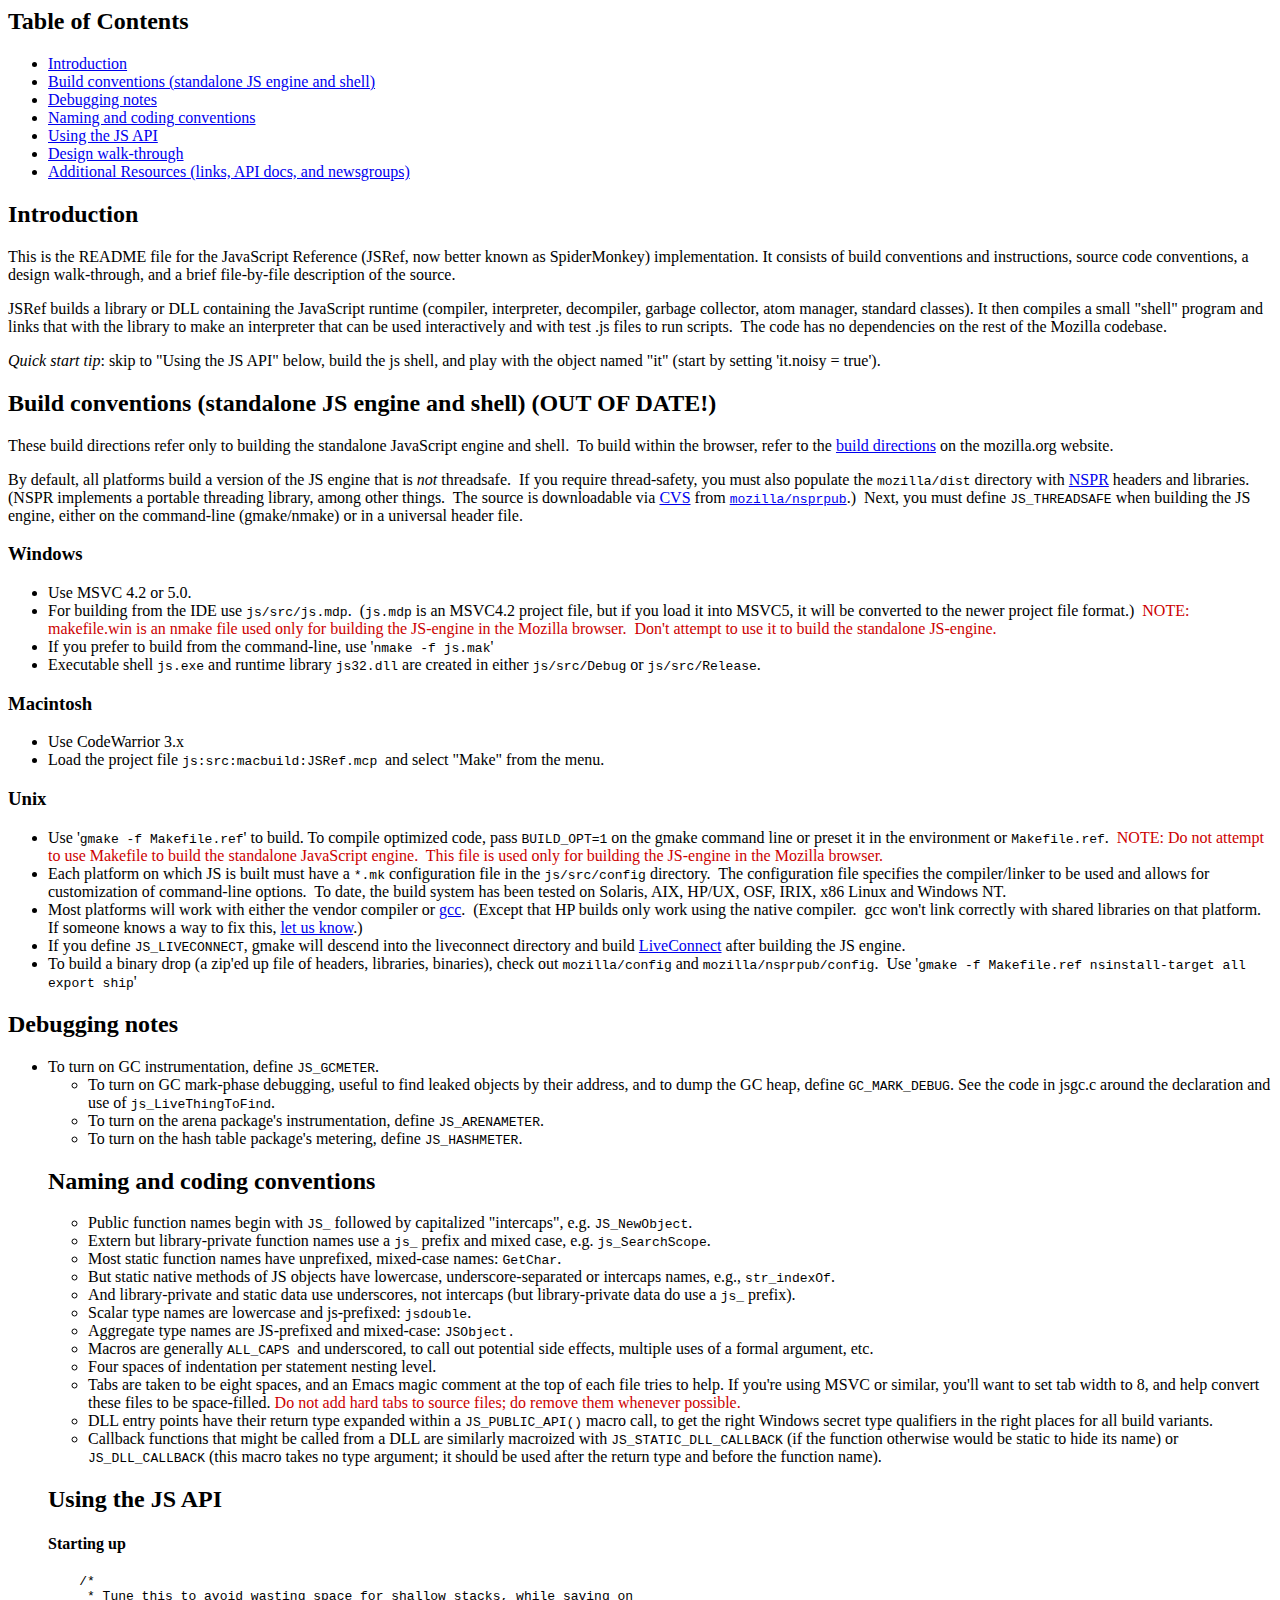
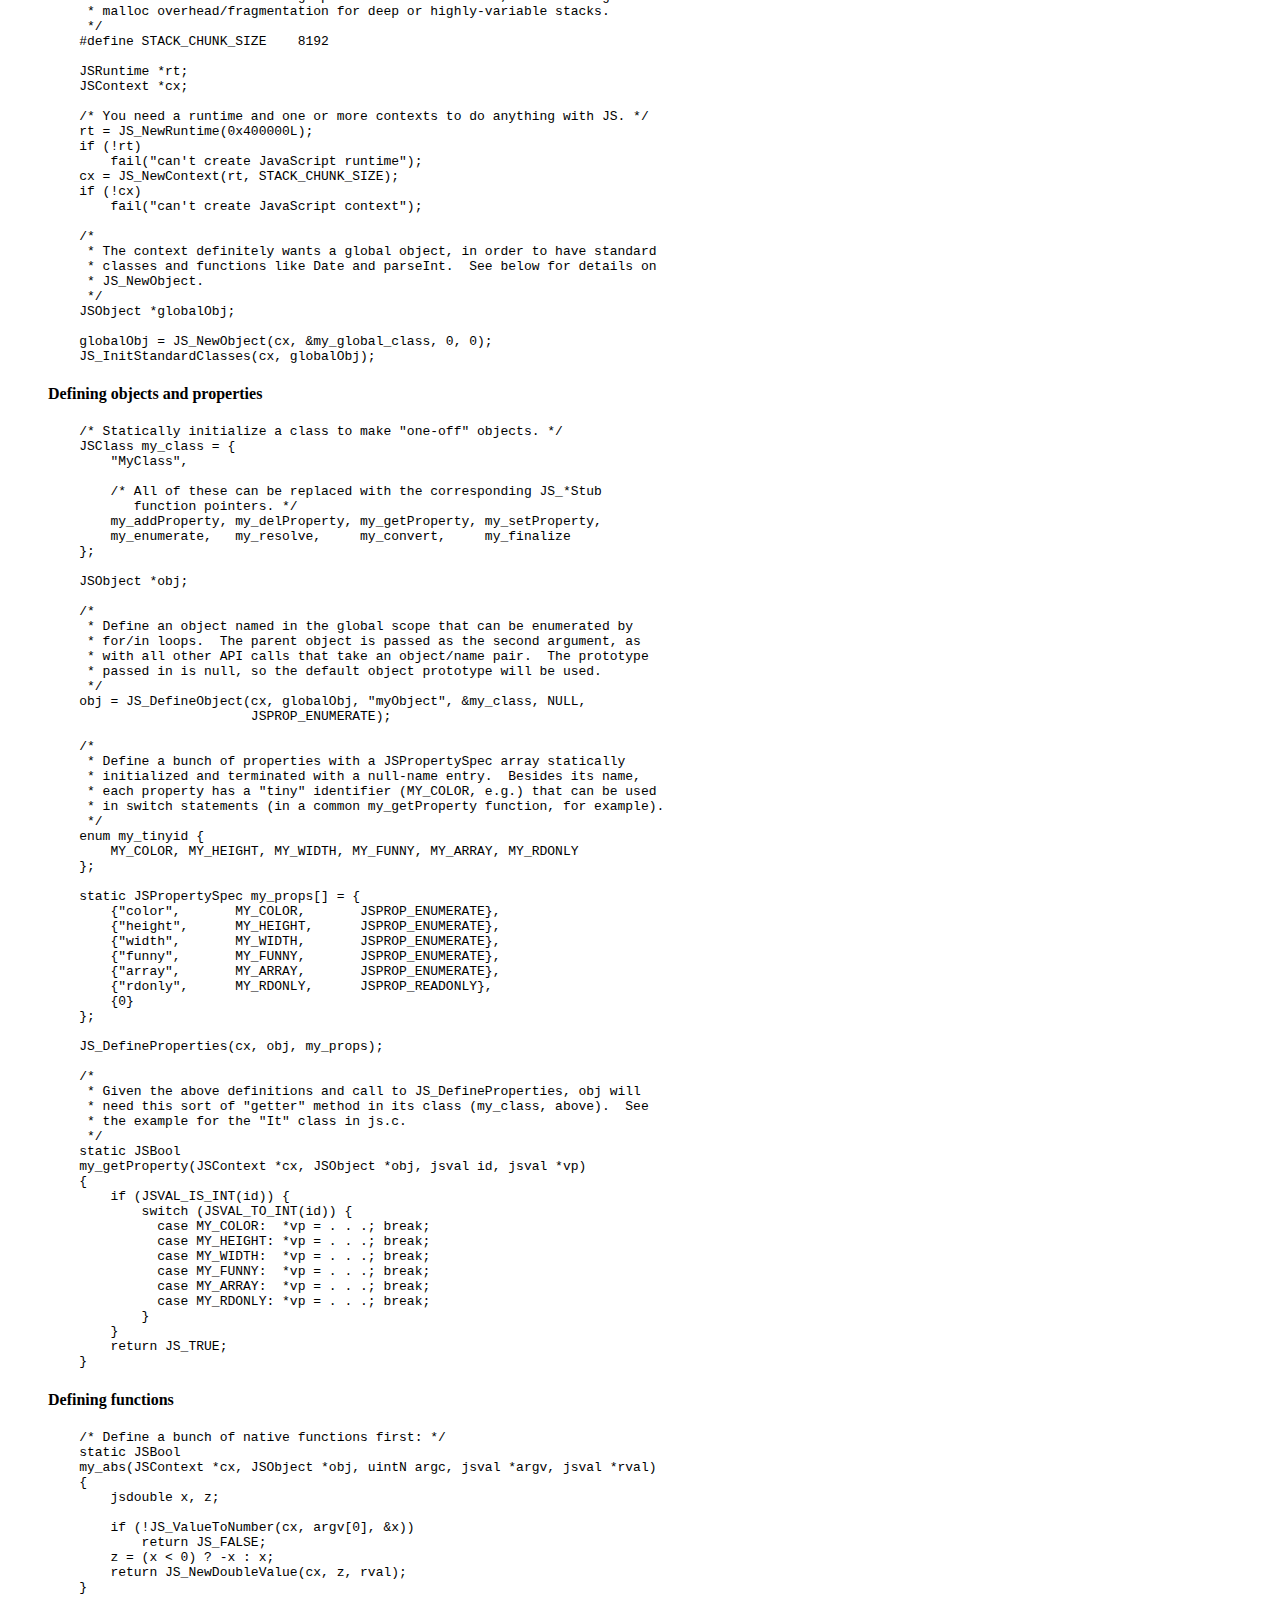
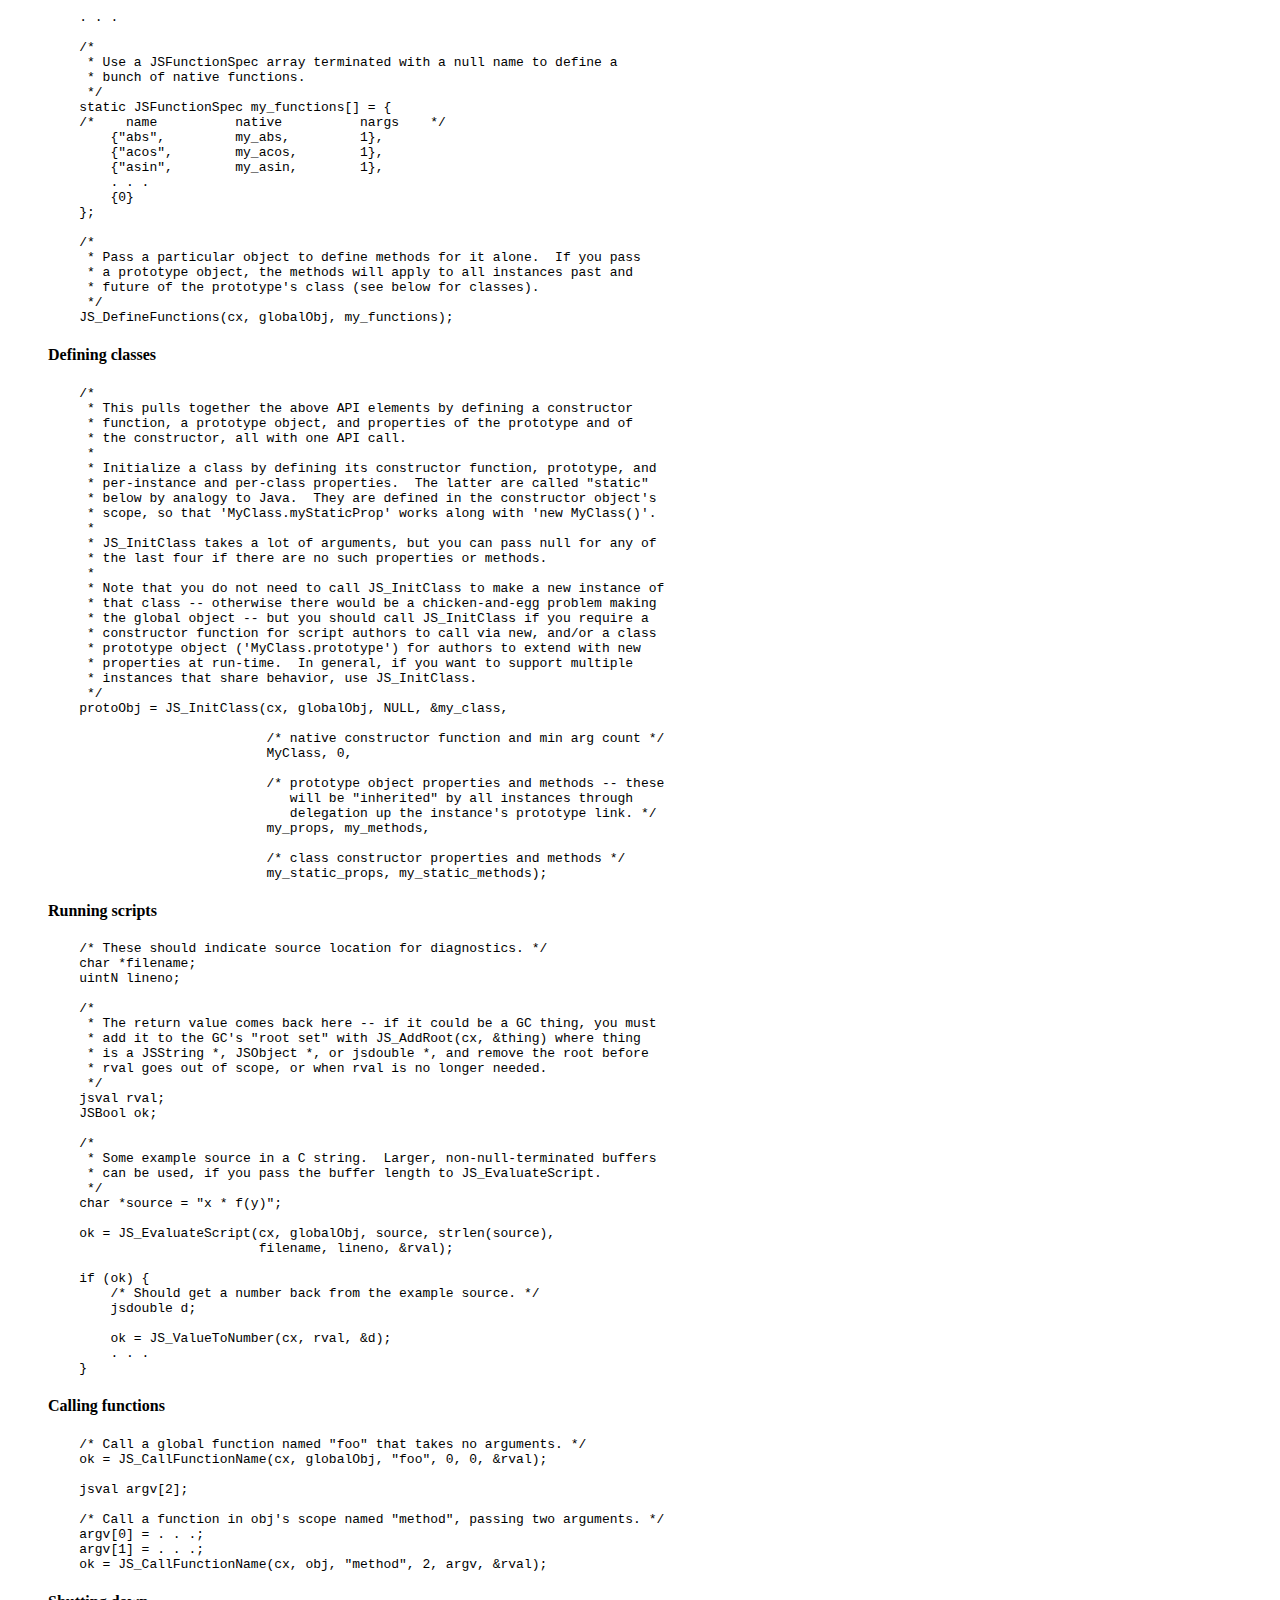
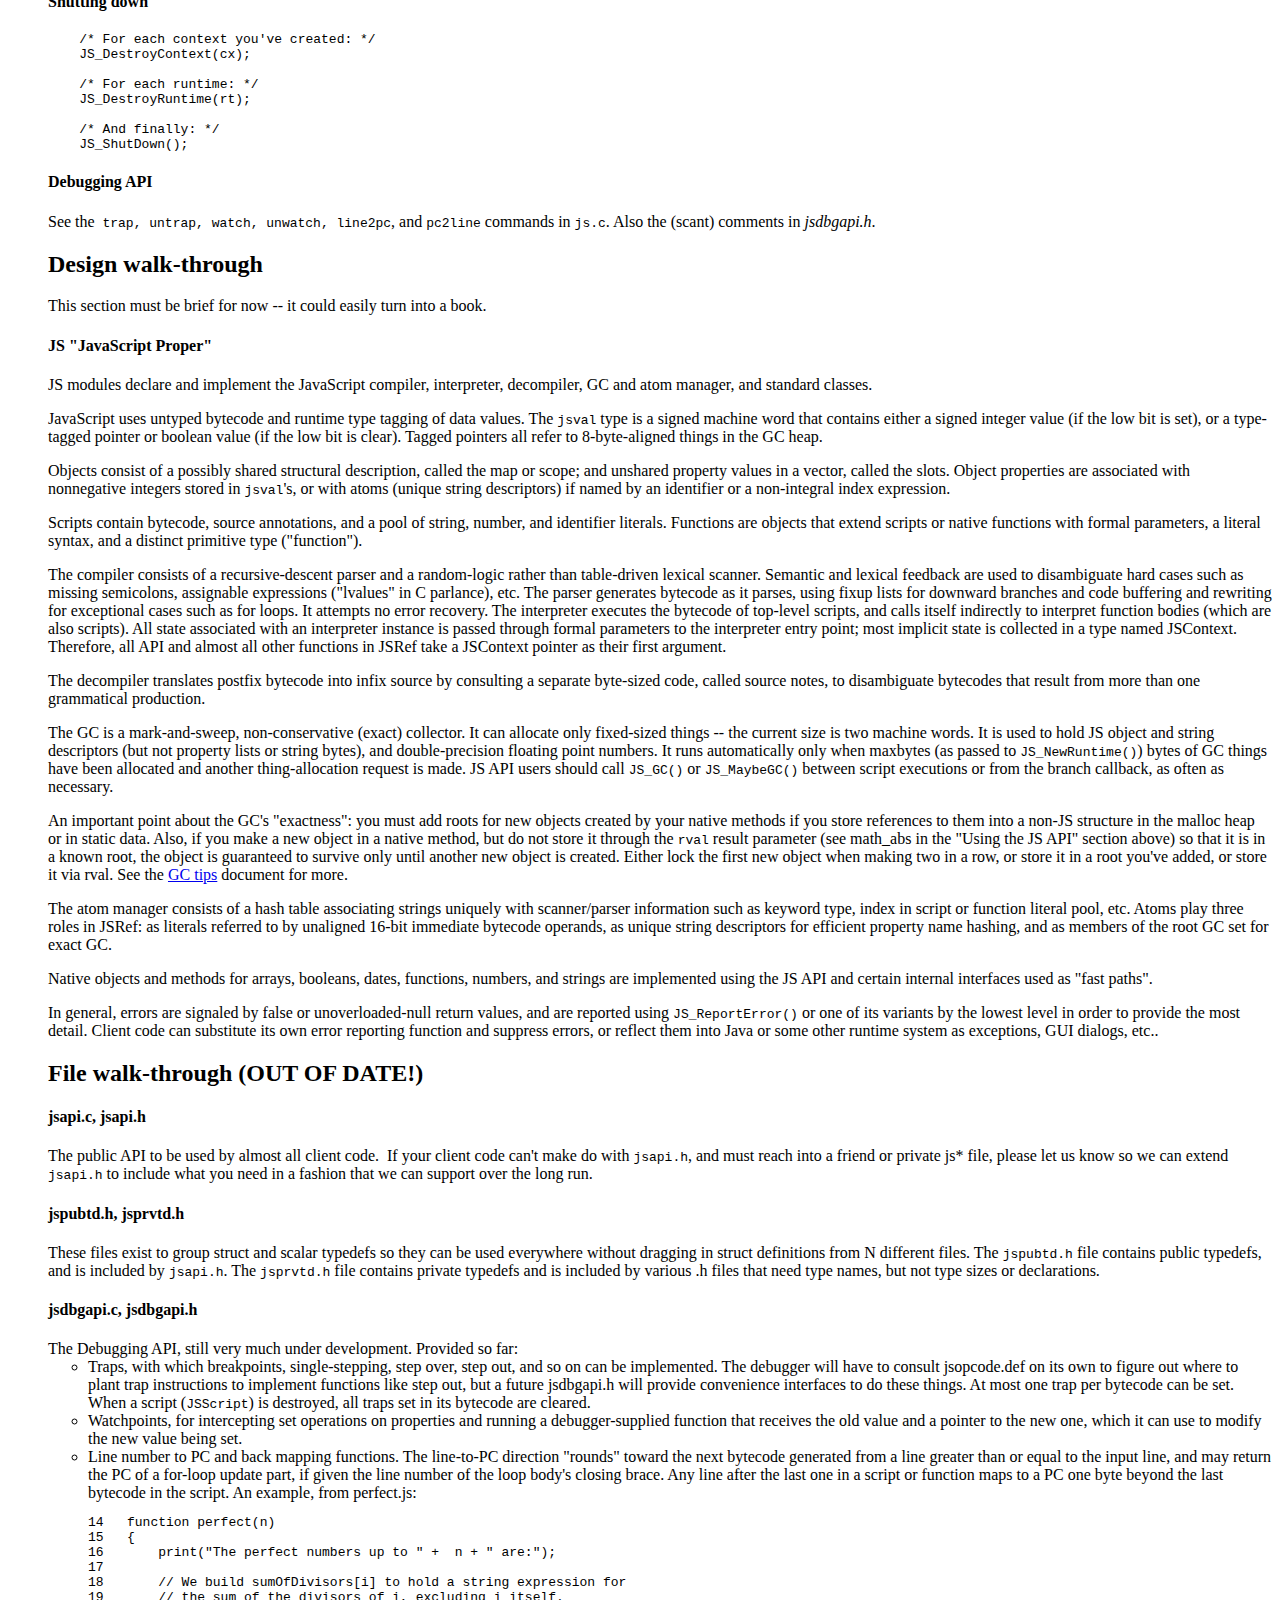
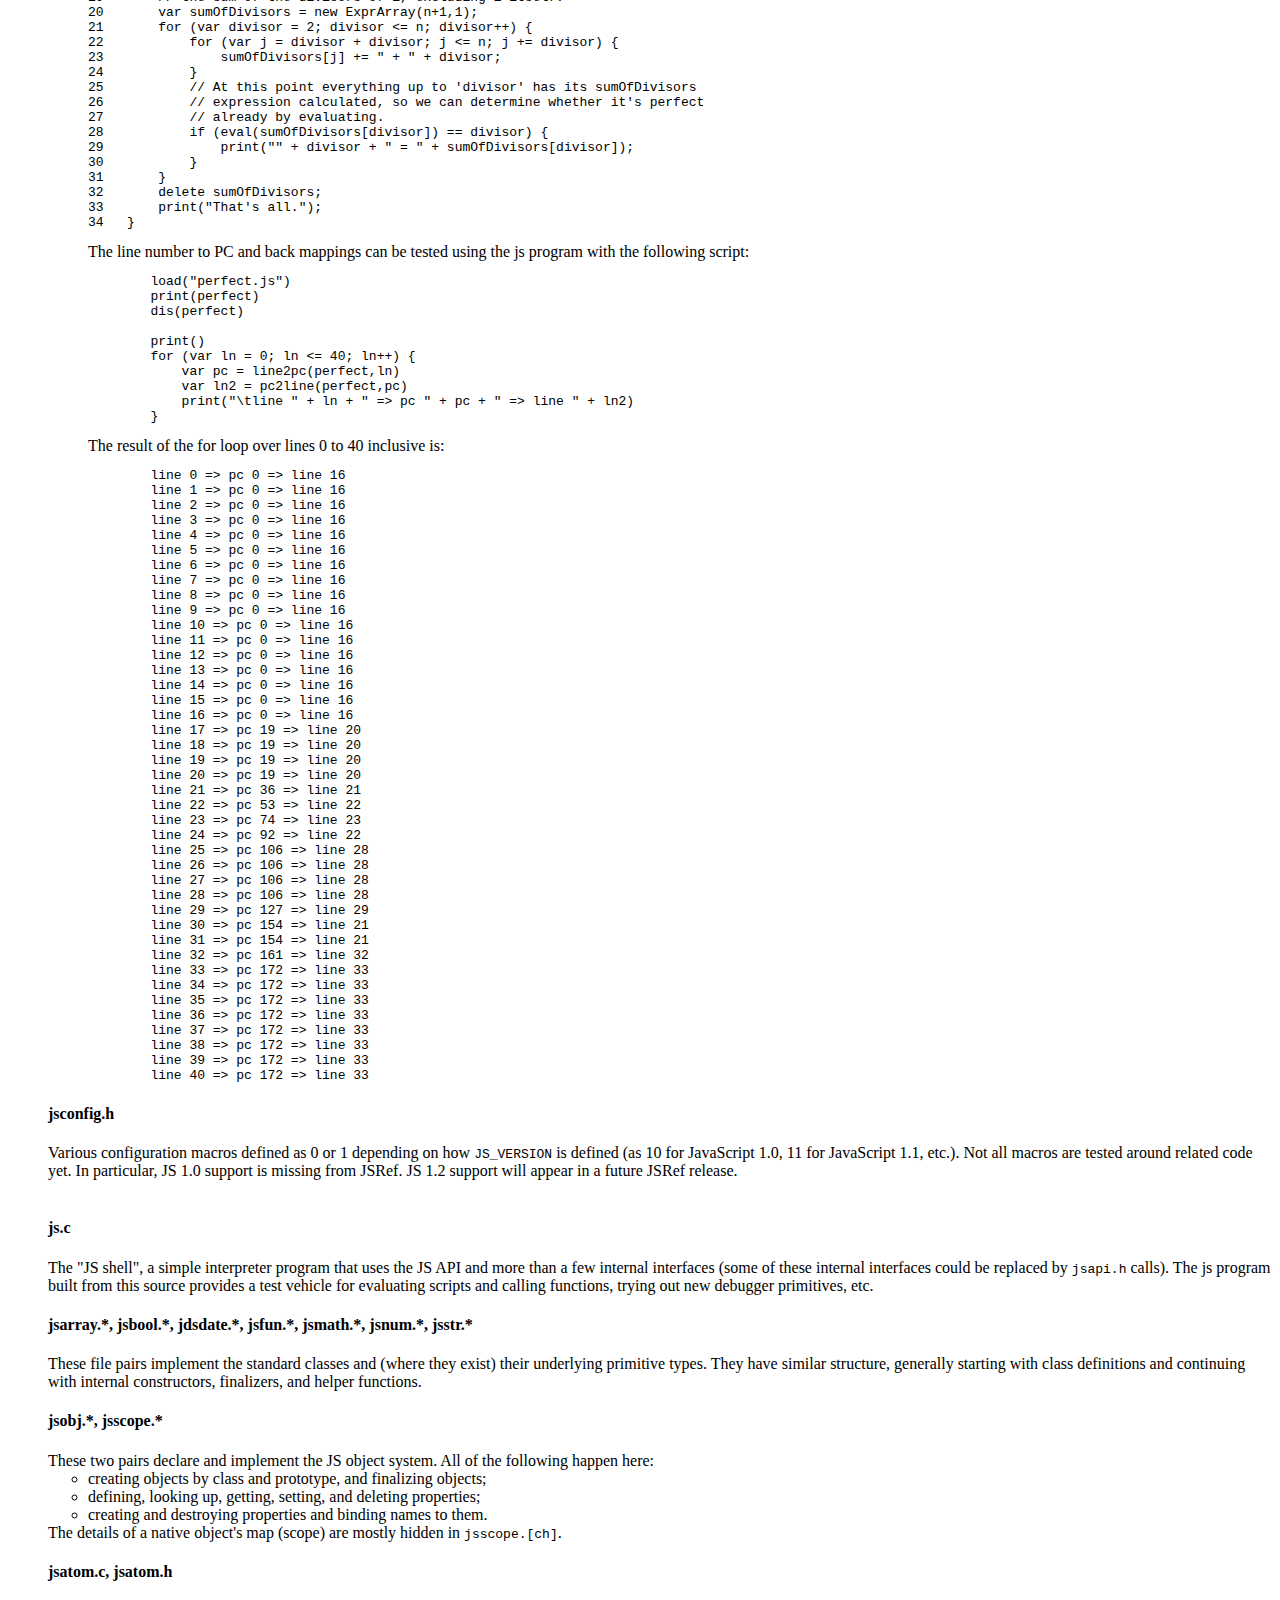
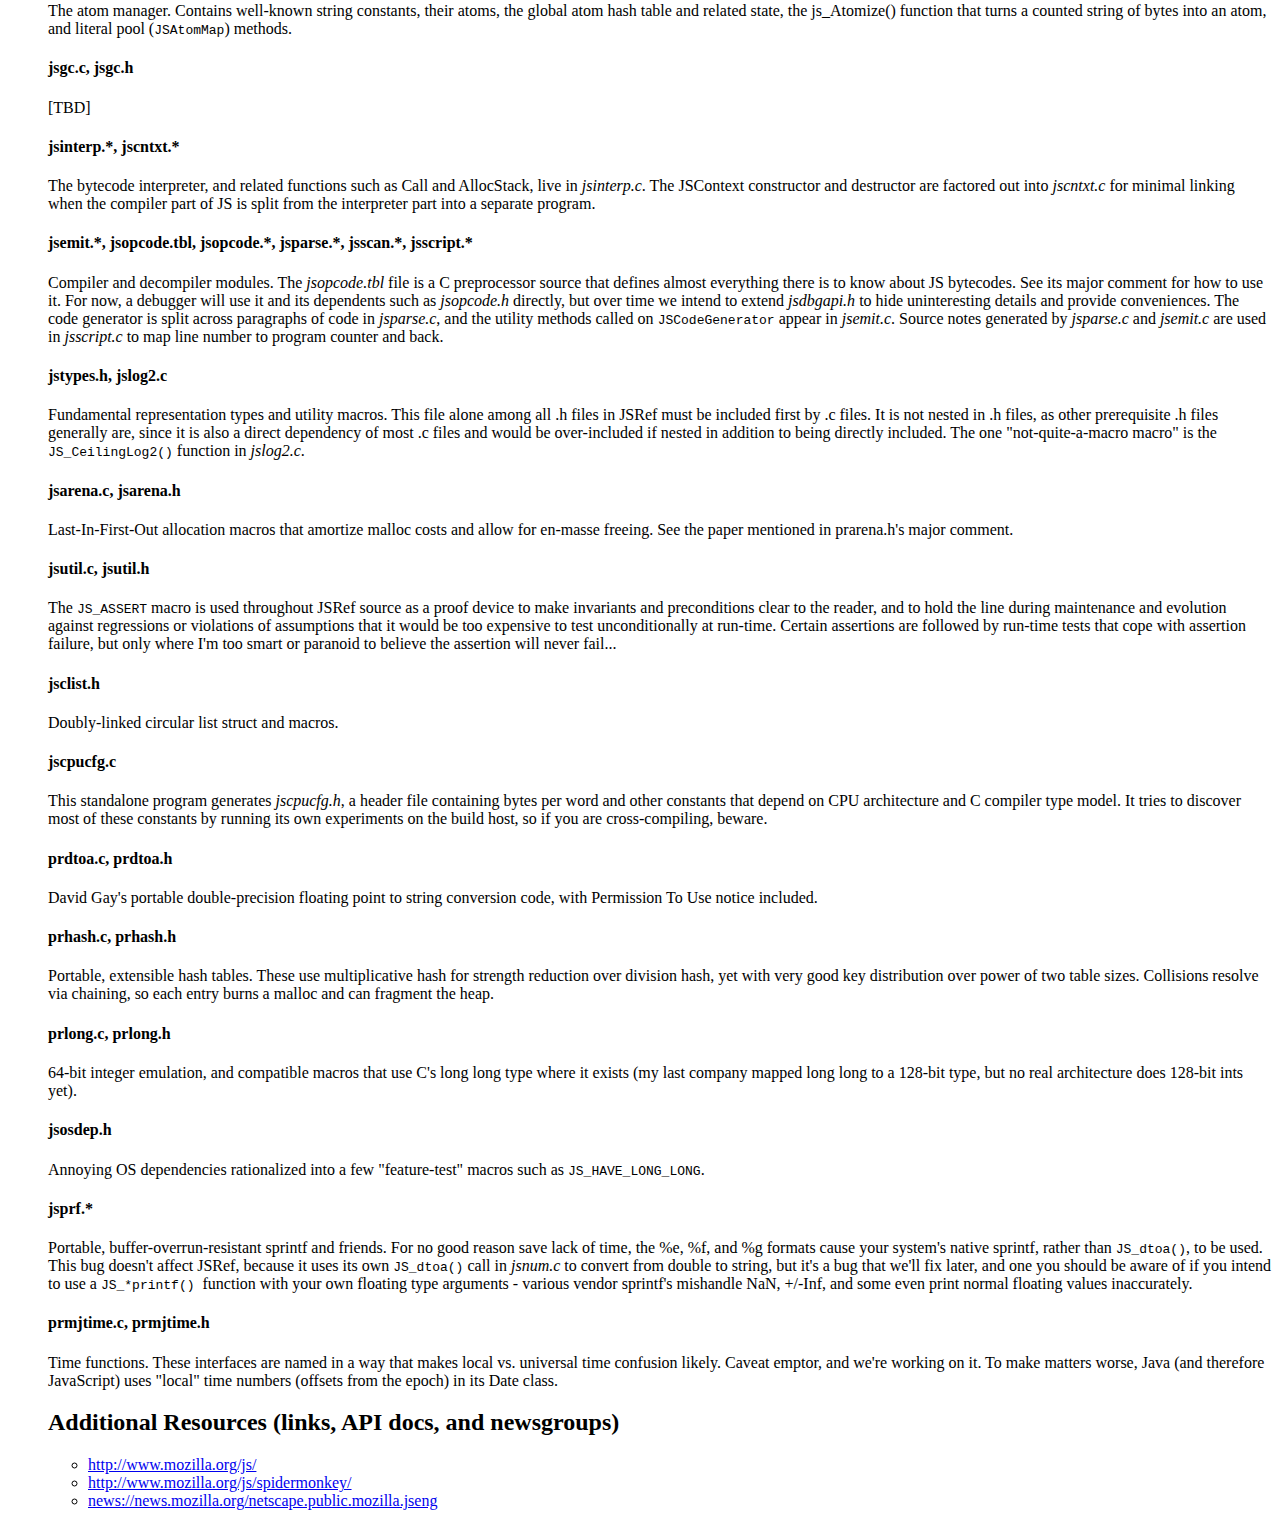
<file: trunk/node_modules/restify/node_modules/verror/node_modules/extsprintf/deps/javascriptlint/spidermonkey/src/README.html>
<!-- ***** BEGIN LICENSE BLOCK *****
   - Version: MPL 1.1/GPL 2.0/LGPL 2.1
   -
   - The contents of this file are subject to the Mozilla Public License Version
   - 1.1 (the "License"); you may not use this file except in compliance with
   - the License. You may obtain a copy of the License at
   - http://www.mozilla.org/MPL/
   -
   - Software distributed under the License is distributed on an "AS IS" basis,
   - WITHOUT WARRANTY OF ANY KIND, either express or implied. See the License
   - for the specific language governing rights and limitations under the
   - License.
   - 
   - The Original Code is Mozilla Communicator client code, released
   - March 31, 1998.
   - 
   - The Initial Developer of the Original Code is
   - Netscape Communications Corporation.
   - Portions created by the Initial Developer are Copyright (C) 1998-1999
   - the Initial Developer. All Rights Reserved.
   - 
   - Contributor(s):
   - 
   - Alternatively, the contents of this file may be used under the terms of
   - either of the GNU General Public License Version 2 or later (the "GPL"),
   - or the GNU Lesser General Public License Version 2.1 or later (the "LGPL"),
   - in which case the provisions of the GPL or the LGPL are applicable instead
   - of those above. If you wish to allow use of your version of this file only
   - under the terms of either the GPL or the LGPL, and not to allow others to
   - use your version of this file under the terms of the MPL, indicate your
   - decision by deleting the provisions above and replace them with the notice
   - and other provisions required by the GPL or the LGPL. If you do not delete
   - the provisions above, a recipient may use your version of this file under
   - the terms of any one of the MPL, the GPL or the LGPL.
   -
   - ***** END LICENSE BLOCK ***** -->
<!doctype html public "-//w3c//dtd html 4.0 transitional//en">
<html>
<head>
   <meta http-equiv="Content-Type" content="text/html; charset=iso-8859-1">
   <meta name="GENERATOR" content="Mozilla/4.5 [en] (WinNT; I) [Netscape]">
   <title>JavaScript Reference Implementation (JSRef) README</title>
</head>
<body>

<h2>
Table of Contents</h2>

<ul>
<li>
<a href="#Introduction">Introduction</a></li>

<li>
<a href="#Build">Build conventions (standalone JS engine and shell)</a></li>

<li>
<a href="#Debugging">Debugging notes</a></li>

<li>
<a href="#Conventions">Naming and coding conventions</a></li>

<li>
<a href="#JSAPI">Using the JS API</a></li>

<li>
<a href="#Design">Design walk-through</a></li>

<li>
<a href="#Resources">Additional Resources (links, API docs, and newsgroups)</a></li>

</ul>

<h2>
<a NAME="Introduction"></a>Introduction</h2>
This is the README file for the&nbsp;<span CLASS=LXRSHORTDESC>JavaScript
Reference (JSRef, now better known as SpiderMonkey) implementation.</span>
It consists of build conventions
and instructions, source code conventions, a design walk-through, and a
brief file-by-file description of the source.
<p><span CLASS=LXRLONGDESC>JSRef builds a library or DLL containing the
JavaScript runtime (compiler, interpreter, decompiler, garbage collector,
atom manager, standard classes). It then compiles a small "shell" program
and links that with the library to make an interpreter that can be used
interactively and with test .js files to run scripts.&nbsp; The code has
no dependencies on the rest of the Mozilla codebase.</span>
<p><i>Quick start tip</i>: skip to "Using the JS API" below, build the
js shell, and play with the object named "it" (start by setting 'it.noisy
= true').
<h2>
<a NAME="Build"></a>Build conventions (standalone JS engine and shell)
(OUT OF DATE!)</h2>
These build directions refer only to building the standalone JavaScript
engine and shell.&nbsp; To build within the browser, refer to the <a 
href="http://www.mozilla.org/build/">build
directions</a> on the mozilla.org website.
<p>By default, all platforms build a version of the JS engine that is <i>not</i>
threadsafe.&nbsp; If you require thread-safety, you must also populate
the <tt>mozilla/dist</tt> directory with <a href="http://www.mozilla.org/projects/nspr/reference/html/"
>NSPR</a>
headers and libraries.&nbsp; (NSPR implements a portable threading library,
among other things.&nbsp; The source is downloadable via <a href="http://www.mozilla.org/cvs.html">CVS</a>
from <tt><a href="http://lxr.mozilla.org/mozilla/source/nsprpub">mozilla/nsprpub</a></tt>.)&nbsp;
Next, you must define <tt>JS_THREADSAFE</tt> when building the JS engine,
either on the command-line (gmake/nmake) or in a universal header file.
<h3>
Windows</h3>

<ul>
<li>
Use MSVC 4.2 or 5.0.</li>

<li>
For building from the IDE use <tt>js/src/js.mdp</tt>.&nbsp; (<tt>js.mdp</tt>
is an MSVC4.2 project file, but if you load it into MSVC5, it will be converted
to the newer project file format.)&nbsp; <font color="#CC0000">NOTE: makefile.win
is an nmake file used only for building the JS-engine in the Mozilla browser.&nbsp;
Don't attempt to use it to build the standalone JS-engine.</font></li>

<li>
If you prefer to build from the command-line, use '<tt>nmake -f js.mak</tt>'</li>

<li>
Executable shell <tt>js.exe</tt> and runtime library <tt>js32.dll</tt>
are created in either <tt>js/src/Debug</tt> or <tt>js/src/Release</tt>.</li>
</ul>

<h3>
Macintosh</h3>

<ul>
<li>
Use CodeWarrior 3.x</li>

<li>
Load the project file <tt>js:src:macbuild:JSRef.mcp </tt>and select "Make"
from the menu.</li>
</ul>

<h3>
Unix</h3>

<ul>
<li>
Use '<tt>gmake -f Makefile.ref</tt>' to build. To compile optimized code,
pass <tt>BUILD_OPT=1</tt> on the gmake command line or preset it in the
environment or <tt>Makefile.ref</tt>.&nbsp; <font color="#CC0000">NOTE:
Do not attempt to use Makefile to build the standalone JavaScript engine.&nbsp;
This file is used only for building the JS-engine in the Mozilla browser.</font></li>

<li>
<font color="#000000">Each platform on which JS is built must have a <tt>*.mk</tt>
configuration file in the <tt>js/src/config</tt> directory.&nbsp; The configuration
file specifies the compiler/linker to be used and allows for customization
of command-line options.&nbsp; To date, the build system has been tested
on Solaris, AIX, HP/UX, OSF, IRIX, x86 Linux and Windows NT.</font></li>

<li>
<font color="#000000">Most platforms will work with either the vendor compiler
</font>or
<a href="ftp://prep.ai.mit.edu/pub/gnu">gcc</a>.&nbsp;
(Except that HP builds only work using the native compiler.&nbsp; gcc won't
link correctly with shared libraries on that platform.&nbsp; If someone
knows a way to fix this, <a href="mailto:wynholds@netscape.com">let us
know</a>.)</li>

<li>
<font color="#000000">If you define <tt>JS_LIVECONNECT</tt>, gmake will
descend into the liveconnect directory and build 
<a href="http://lxr.mozilla.org/mozilla/source/js/src/liveconnect/README.html">LiveConnect</a>
after building the JS engine.</font></li>

<li>
To build a binary drop (a zip'ed up file of headers, libraries, binaries),
check out <tt>mozilla/config</tt> and <tt>mozilla/nsprpub/config</tt>.&nbsp;
Use '<tt>gmake -f Makefile.ref nsinstall-target all export ship</tt>'</li>
</ul>

<h2>
<a NAME="Debugging"></a>Debugging notes</h2>

<ul>
<li>
To turn on GC instrumentation, define <tt>JS_GCMETER</tt>.</li>

<ul>
<li>
To turn on GC mark-phase debugging, useful to find leaked objects by their
address, and to dump the GC heap, define <tt>GC_MARK_DEBUG</tt>.
See the code in jsgc.c around the declaration and use of
<tt>js_LiveThingToFind</tt>.</li>

<li>
To turn on the arena package's instrumentation, define <tt>JS_ARENAMETER</tt>.</li>

<li>
To turn on the hash table package's metering, define <tt>JS_HASHMETER</tt>.</li>
</ul>

<h2>
<a NAME="Conventions"></a>Naming and coding conventions</h2>

<ul>
<li>
Public function names begin with <tt>JS_</tt> followed by capitalized "intercaps",
e.g. <tt>JS_NewObject</tt>.</li>

<li>
Extern but library-private function names use a <tt>js_</tt> prefix and
mixed case, e.g. <tt>js_SearchScope</tt>.</li>

<li>
Most static function names have unprefixed, mixed-case names: <tt>GetChar</tt>.</li>

<li>
But static native methods of JS objects have lowercase, underscore-separated
or intercaps names, e.g., <tt>str_indexOf</tt>.</li>

<li>
And library-private and static data use underscores, not intercaps (but
library-private data do use a <tt>js_</tt> prefix).</li>

<li>
Scalar type names are lowercase and js-prefixed: <tt>jsdouble</tt>.</li>

<li>
Aggregate type names are JS-prefixed and mixed-case: <tt>JSObject.</tt></li>

<li>
Macros are generally <tt>ALL_CAPS </tt>and underscored, to call out potential
side effects, multiple uses of a formal argument, etc.</li>

<li>
Four spaces of indentation per statement nesting level.</li>

<li>
Tabs are taken to be eight spaces, and an Emacs magic comment at the top
of each file tries to help. If you're using MSVC or similar, you'll want
to set tab width to 8, and help convert these files to be space-filled.
<font color="#CC0000">Do not add hard tabs to source files; do remove them
whenever possible.</font></li>

<li>
DLL entry points have their return type expanded within a <tt>JS_PUBLIC_API()</tt>
macro call, to get the right Windows secret type qualifiers in the right
places for all build variants.</li>

<li>
Callback functions that might be called from a DLL are similarly macroized
with <tt>JS_STATIC_DLL_CALLBACK</tt> (if the function otherwise would be
static to hide its name) or <tt>JS_DLL_CALLBACK</tt> (this macro takes
no type argument; it should be used after the return type and before the
function name).</li>
</ul>

<h2>
<a NAME="JSAPI"></a>Using the JS API</h2>

<h4>
Starting up</h4>

<pre><tt>&nbsp;&nbsp;&nbsp; /*
&nbsp;&nbsp;&nbsp;&nbsp; * Tune this to avoid wasting space for shallow stacks, while saving on
&nbsp;&nbsp;&nbsp;&nbsp; * malloc overhead/fragmentation for deep or highly-variable stacks.
&nbsp;&nbsp;&nbsp;&nbsp; */
&nbsp;&nbsp;&nbsp; #define STACK_CHUNK_SIZE&nbsp;&nbsp;&nbsp; 8192

&nbsp;&nbsp;&nbsp; JSRuntime *rt;
&nbsp;&nbsp;&nbsp; JSContext *cx;

&nbsp;&nbsp;&nbsp; /* You need a runtime and one or more contexts to do anything with JS. */
&nbsp;&nbsp;&nbsp; rt = JS_NewRuntime(0x400000L);
&nbsp;&nbsp;&nbsp; if (!rt)
&nbsp;&nbsp;&nbsp;&nbsp;&nbsp;&nbsp;&nbsp; fail("can't create JavaScript runtime");
&nbsp;&nbsp;&nbsp; cx = JS_NewContext(rt, STACK_CHUNK_SIZE);
&nbsp;&nbsp;&nbsp; if (!cx)
&nbsp;&nbsp;&nbsp;&nbsp;&nbsp;&nbsp;&nbsp; fail("can't create JavaScript context");

&nbsp;&nbsp;&nbsp; /*
&nbsp;&nbsp;&nbsp;&nbsp; * The context definitely wants a global object, in order to have standard
&nbsp;&nbsp;&nbsp;&nbsp; * classes and functions like Date and parseInt.&nbsp; See below for details on
&nbsp;&nbsp;&nbsp;&nbsp; * JS_NewObject.
&nbsp;&nbsp;&nbsp;&nbsp; */
&nbsp;&nbsp;&nbsp; JSObject *globalObj;

&nbsp;&nbsp;&nbsp; globalObj = JS_NewObject(cx, &amp;my_global_class, 0, 0);
&nbsp;&nbsp;&nbsp; JS_InitStandardClasses(cx, globalObj);</tt></pre>

<h4>
Defining objects and properties</h4>

<pre><tt>&nbsp;&nbsp;&nbsp; /* Statically initialize a class to make "one-off" objects. */
&nbsp;&nbsp;&nbsp; JSClass my_class = {
&nbsp;&nbsp;&nbsp;&nbsp;&nbsp;&nbsp;&nbsp; "MyClass",

&nbsp;&nbsp;&nbsp;&nbsp;&nbsp;&nbsp;&nbsp; /* All of these can be replaced with the corresponding JS_*Stub
&nbsp;&nbsp;&nbsp;&nbsp;&nbsp;&nbsp;&nbsp;&nbsp;&nbsp;&nbsp; function pointers. */
&nbsp;&nbsp;&nbsp;&nbsp;&nbsp;&nbsp;&nbsp; my_addProperty, my_delProperty, my_getProperty, my_setProperty,
&nbsp;&nbsp;&nbsp;&nbsp;&nbsp;&nbsp;&nbsp; my_enumerate,&nbsp;&nbsp; my_resolve,&nbsp;&nbsp;&nbsp;&nbsp; my_convert,&nbsp;&nbsp;&nbsp;&nbsp; my_finalize
&nbsp;&nbsp;&nbsp; };

&nbsp;&nbsp;&nbsp; JSObject *obj;

&nbsp;&nbsp;&nbsp; /*
&nbsp;&nbsp;&nbsp;&nbsp; * Define an object named in the global scope that can be enumerated by
&nbsp;&nbsp;&nbsp;&nbsp; * for/in loops.&nbsp; The parent object is passed as the second argument, as
&nbsp;&nbsp;&nbsp;&nbsp; * with all other API calls that take an object/name pair.&nbsp; The prototype
&nbsp;&nbsp;&nbsp;&nbsp; * passed in is null, so the default object prototype will be used.
&nbsp;&nbsp;&nbsp;&nbsp; */
&nbsp;&nbsp;&nbsp; obj = JS_DefineObject(cx, globalObj, "myObject", &amp;my_class, NULL,
&nbsp;&nbsp;&nbsp;&nbsp;&nbsp;&nbsp;&nbsp;&nbsp;&nbsp;&nbsp;&nbsp;&nbsp;&nbsp;&nbsp;&nbsp;&nbsp;&nbsp;&nbsp;&nbsp;&nbsp;&nbsp;&nbsp;&nbsp;&nbsp;&nbsp; JSPROP_ENUMERATE);

&nbsp;&nbsp;&nbsp; /*
&nbsp;&nbsp;&nbsp;&nbsp; * Define a bunch of properties with a JSPropertySpec array statically
&nbsp;&nbsp;&nbsp;&nbsp; * initialized and terminated with a null-name entry.&nbsp; Besides its name,
&nbsp;&nbsp;&nbsp;&nbsp; * each property has a "tiny" identifier (MY_COLOR, e.g.) that can be used
&nbsp;&nbsp;&nbsp;&nbsp; * in switch statements (in a common my_getProperty function, for example).
&nbsp;&nbsp;&nbsp;&nbsp; */
&nbsp;&nbsp;&nbsp; enum my_tinyid {
&nbsp;&nbsp;&nbsp;&nbsp;&nbsp;&nbsp;&nbsp; MY_COLOR, MY_HEIGHT, MY_WIDTH, MY_FUNNY, MY_ARRAY, MY_RDONLY
&nbsp;&nbsp;&nbsp; };

&nbsp;&nbsp;&nbsp; static JSPropertySpec my_props[] = {
&nbsp;&nbsp;&nbsp;&nbsp;&nbsp;&nbsp;&nbsp; {"color",&nbsp;&nbsp;&nbsp;&nbsp;&nbsp;&nbsp; MY_COLOR,&nbsp;&nbsp;&nbsp;&nbsp;&nbsp;&nbsp; JSPROP_ENUMERATE},
&nbsp;&nbsp;&nbsp;&nbsp;&nbsp;&nbsp;&nbsp; {"height",&nbsp;&nbsp;&nbsp;&nbsp;&nbsp; MY_HEIGHT,&nbsp;&nbsp;&nbsp;&nbsp;&nbsp; JSPROP_ENUMERATE},
&nbsp;&nbsp;&nbsp;&nbsp;&nbsp;&nbsp;&nbsp; {"width",&nbsp;&nbsp;&nbsp;&nbsp;&nbsp;&nbsp; MY_WIDTH,&nbsp;&nbsp;&nbsp;&nbsp;&nbsp;&nbsp; JSPROP_ENUMERATE},
&nbsp;&nbsp;&nbsp;&nbsp;&nbsp;&nbsp;&nbsp; {"funny",&nbsp;&nbsp;&nbsp;&nbsp;&nbsp;&nbsp; MY_FUNNY,&nbsp;&nbsp;&nbsp;&nbsp;&nbsp;&nbsp; JSPROP_ENUMERATE},
&nbsp;&nbsp;&nbsp;&nbsp;&nbsp;&nbsp;&nbsp; {"array",&nbsp;&nbsp;&nbsp;&nbsp;&nbsp;&nbsp; MY_ARRAY,&nbsp;&nbsp;&nbsp;&nbsp;&nbsp;&nbsp; JSPROP_ENUMERATE},
&nbsp;&nbsp;&nbsp;&nbsp;&nbsp;&nbsp;&nbsp; {"rdonly",&nbsp;&nbsp;&nbsp;&nbsp;&nbsp; MY_RDONLY,&nbsp;&nbsp;&nbsp;&nbsp;&nbsp; JSPROP_READONLY},
&nbsp;&nbsp;&nbsp;&nbsp;&nbsp;&nbsp;&nbsp; {0}
&nbsp;&nbsp;&nbsp; };

&nbsp;&nbsp;&nbsp; JS_DefineProperties(cx, obj, my_props);

&nbsp;&nbsp;&nbsp; /*
&nbsp;&nbsp;&nbsp;&nbsp; * Given the above definitions and call to JS_DefineProperties, obj will
&nbsp;&nbsp;&nbsp;&nbsp; * need this sort of "getter" method in its class (my_class, above).&nbsp; See
&nbsp;&nbsp;&nbsp;&nbsp; * the example for the "It" class in js.c.
&nbsp;&nbsp;&nbsp;&nbsp; */
&nbsp;&nbsp;&nbsp; static JSBool
&nbsp;&nbsp;&nbsp; my_getProperty(JSContext *cx, JSObject *obj, jsval id, jsval *vp)
&nbsp;&nbsp;&nbsp; {
&nbsp;&nbsp;&nbsp;&nbsp;&nbsp;&nbsp;&nbsp; if (JSVAL_IS_INT(id)) {
&nbsp;&nbsp;&nbsp;&nbsp;&nbsp;&nbsp;&nbsp;&nbsp;&nbsp;&nbsp;&nbsp; switch (JSVAL_TO_INT(id)) {
&nbsp;&nbsp;&nbsp;&nbsp;&nbsp;&nbsp;&nbsp;&nbsp;&nbsp;&nbsp;&nbsp;&nbsp;&nbsp; case MY_COLOR:&nbsp; *vp = . . .; break;
&nbsp;&nbsp;&nbsp;&nbsp;&nbsp;&nbsp;&nbsp;&nbsp;&nbsp;&nbsp;&nbsp;&nbsp;&nbsp; case MY_HEIGHT: *vp = . . .; break;
&nbsp;&nbsp;&nbsp;&nbsp;&nbsp;&nbsp;&nbsp;&nbsp;&nbsp;&nbsp;&nbsp;&nbsp;&nbsp; case MY_WIDTH:&nbsp; *vp = . . .; break;
&nbsp;&nbsp;&nbsp;&nbsp;&nbsp;&nbsp;&nbsp;&nbsp;&nbsp;&nbsp;&nbsp;&nbsp;&nbsp; case MY_FUNNY:&nbsp; *vp = . . .; break;
&nbsp;&nbsp;&nbsp;&nbsp;&nbsp;&nbsp;&nbsp;&nbsp;&nbsp;&nbsp;&nbsp;&nbsp;&nbsp; case MY_ARRAY:&nbsp; *vp = . . .; break;
&nbsp;&nbsp;&nbsp;&nbsp;&nbsp;&nbsp;&nbsp;&nbsp;&nbsp;&nbsp;&nbsp;&nbsp;&nbsp; case MY_RDONLY: *vp = . . .; break;
&nbsp;&nbsp;&nbsp;&nbsp;&nbsp;&nbsp;&nbsp;&nbsp;&nbsp;&nbsp;&nbsp; }
&nbsp;&nbsp;&nbsp;&nbsp;&nbsp;&nbsp;&nbsp; }
&nbsp;&nbsp;&nbsp;&nbsp;&nbsp;&nbsp;&nbsp; return JS_TRUE;
&nbsp;&nbsp;&nbsp; }</tt></pre>

<h4>
Defining functions</h4>

<pre><tt>&nbsp;&nbsp;&nbsp; /* Define a bunch of native functions first: */
&nbsp;&nbsp;&nbsp; static JSBool
&nbsp;&nbsp;&nbsp; my_abs(JSContext *cx, JSObject *obj, uintN argc, jsval *argv, jsval *rval)
&nbsp;&nbsp;&nbsp; {
&nbsp;&nbsp;&nbsp;&nbsp;&nbsp;&nbsp;&nbsp; jsdouble x, z;

&nbsp;&nbsp;&nbsp;&nbsp;&nbsp;&nbsp;&nbsp; if (!JS_ValueToNumber(cx, argv[0], &amp;x))
&nbsp;&nbsp;&nbsp;&nbsp;&nbsp;&nbsp;&nbsp;&nbsp;&nbsp;&nbsp;&nbsp; return JS_FALSE;
&nbsp;&nbsp;&nbsp;&nbsp;&nbsp;&nbsp;&nbsp; z = (x &lt; 0) ? -x : x;
&nbsp;&nbsp;&nbsp;&nbsp;&nbsp;&nbsp;&nbsp; return JS_NewDoubleValue(cx, z, rval);
&nbsp;&nbsp;&nbsp; }

&nbsp;&nbsp;&nbsp; . . .

&nbsp;&nbsp;&nbsp; /*
&nbsp;&nbsp;&nbsp;&nbsp; * Use a JSFunctionSpec array terminated with a null name to define a
&nbsp;&nbsp;&nbsp;&nbsp; * bunch of native functions.
&nbsp;&nbsp;&nbsp;&nbsp; */
&nbsp;&nbsp;&nbsp; static JSFunctionSpec my_functions[] = {
&nbsp;&nbsp;&nbsp; /*&nbsp;&nbsp;&nbsp; name&nbsp;&nbsp;&nbsp;&nbsp;&nbsp;&nbsp;&nbsp;&nbsp;&nbsp; native&nbsp;&nbsp;&nbsp;&nbsp;&nbsp;&nbsp;&nbsp;&nbsp;&nbsp; nargs&nbsp;&nbsp;&nbsp; */
&nbsp;&nbsp;&nbsp;&nbsp;&nbsp;&nbsp;&nbsp; {"abs",&nbsp;&nbsp;&nbsp;&nbsp;&nbsp;&nbsp;&nbsp;&nbsp; my_abs,&nbsp;&nbsp;&nbsp;&nbsp;&nbsp;&nbsp;&nbsp;&nbsp; 1},
&nbsp;&nbsp;&nbsp;&nbsp;&nbsp;&nbsp;&nbsp; {"acos",&nbsp;&nbsp;&nbsp;&nbsp;&nbsp;&nbsp;&nbsp; my_acos,&nbsp;&nbsp;&nbsp;&nbsp;&nbsp;&nbsp;&nbsp; 1},
&nbsp;&nbsp;&nbsp;&nbsp;&nbsp;&nbsp;&nbsp; {"asin",&nbsp;&nbsp;&nbsp;&nbsp;&nbsp;&nbsp;&nbsp; my_asin,&nbsp;&nbsp;&nbsp;&nbsp;&nbsp;&nbsp;&nbsp; 1},
&nbsp;&nbsp;&nbsp;&nbsp;&nbsp;&nbsp;&nbsp; . . .
&nbsp;&nbsp;&nbsp;&nbsp;&nbsp;&nbsp;&nbsp; {0}
&nbsp;&nbsp;&nbsp; };

&nbsp;&nbsp;&nbsp; /*
&nbsp;&nbsp;&nbsp;&nbsp; * Pass a particular object to define methods for it alone.&nbsp; If you pass
&nbsp;&nbsp;&nbsp;&nbsp; * a prototype object, the methods will apply to all instances past and
&nbsp;&nbsp;&nbsp;&nbsp; * future of the prototype's class (see below for classes).
&nbsp;&nbsp;&nbsp;&nbsp; */
&nbsp;&nbsp;&nbsp; JS_DefineFunctions(cx, globalObj, my_functions);</tt></pre>

<h4>
Defining classes</h4>

<pre><tt>&nbsp;&nbsp;&nbsp; /*
&nbsp;&nbsp;&nbsp;&nbsp; * This pulls together the above API elements by defining a constructor
&nbsp;&nbsp;&nbsp;&nbsp; * function, a prototype object, and properties of the prototype and of
&nbsp;&nbsp;&nbsp;&nbsp; * the constructor, all with one API call.
&nbsp;&nbsp;&nbsp;&nbsp; *
&nbsp;&nbsp;&nbsp;&nbsp; * Initialize a class by defining its constructor function, prototype, and
&nbsp;&nbsp;&nbsp;&nbsp; * per-instance and per-class properties.&nbsp; The latter are called "static"
&nbsp;&nbsp;&nbsp;&nbsp; * below by analogy to Java.&nbsp; They are defined in the constructor object's
&nbsp;&nbsp;&nbsp;&nbsp; * scope, so that 'MyClass.myStaticProp' works along with 'new MyClass()'.
&nbsp;&nbsp;&nbsp;&nbsp; *
&nbsp;&nbsp;&nbsp;&nbsp; * JS_InitClass takes a lot of arguments, but you can pass null for any of
&nbsp;&nbsp;&nbsp;&nbsp; * the last four if there are no such properties or methods.
&nbsp;&nbsp;&nbsp;&nbsp; *
&nbsp;&nbsp;&nbsp;&nbsp; * Note that you do not need to call JS_InitClass to make a new instance of
&nbsp;&nbsp;&nbsp;&nbsp; * that class -- otherwise there would be a chicken-and-egg problem making
&nbsp;&nbsp;&nbsp;&nbsp; * the global object -- but you should call JS_InitClass if you require a
&nbsp;&nbsp;&nbsp;&nbsp; * constructor function for script authors to call via new, and/or a class
&nbsp;&nbsp;&nbsp;&nbsp; * prototype object ('MyClass.prototype') for authors to extend with new
&nbsp;&nbsp;&nbsp;&nbsp; * properties at run-time.  In general, if you want to support multiple
&nbsp;&nbsp;&nbsp;&nbsp; * instances that share behavior, use JS_InitClass.
&nbsp;&nbsp;&nbsp;&nbsp; */
&nbsp;&nbsp;&nbsp; protoObj = JS_InitClass(cx, globalObj, NULL, &amp;my_class,

&nbsp;&nbsp;&nbsp;&nbsp;&nbsp;&nbsp;&nbsp;&nbsp;&nbsp;&nbsp;&nbsp;&nbsp;&nbsp;&nbsp;&nbsp;&nbsp;&nbsp;&nbsp;&nbsp;&nbsp;&nbsp;&nbsp;&nbsp;&nbsp;&nbsp;&nbsp;&nbsp; /* native constructor function and min arg count */
&nbsp;&nbsp;&nbsp;&nbsp;&nbsp;&nbsp;&nbsp;&nbsp;&nbsp;&nbsp;&nbsp;&nbsp;&nbsp;&nbsp;&nbsp;&nbsp;&nbsp;&nbsp;&nbsp;&nbsp;&nbsp;&nbsp;&nbsp;&nbsp;&nbsp;&nbsp;&nbsp; MyClass, 0,

&nbsp;&nbsp;&nbsp;&nbsp;&nbsp;&nbsp;&nbsp;&nbsp;&nbsp;&nbsp;&nbsp;&nbsp;&nbsp;&nbsp;&nbsp;&nbsp;&nbsp;&nbsp;&nbsp;&nbsp;&nbsp;&nbsp;&nbsp;&nbsp;&nbsp;&nbsp;&nbsp; /* prototype object properties and methods -- these
&nbsp;&nbsp;&nbsp;&nbsp;&nbsp;&nbsp;&nbsp;&nbsp;&nbsp;&nbsp;&nbsp;&nbsp;&nbsp;&nbsp;&nbsp;&nbsp;&nbsp;&nbsp;&nbsp;&nbsp;&nbsp;&nbsp;&nbsp;&nbsp;&nbsp;&nbsp;&nbsp;&nbsp;&nbsp;&nbsp; will be "inherited" by all instances through
&nbsp;&nbsp;&nbsp;&nbsp;&nbsp;&nbsp;&nbsp;&nbsp;&nbsp;&nbsp;&nbsp;&nbsp;&nbsp;&nbsp;&nbsp;&nbsp;&nbsp;&nbsp;&nbsp;&nbsp;&nbsp;&nbsp;&nbsp;&nbsp;&nbsp;&nbsp;&nbsp;&nbsp;&nbsp;&nbsp; delegation up the instance's prototype link. */
&nbsp;&nbsp;&nbsp;&nbsp;&nbsp;&nbsp;&nbsp;&nbsp;&nbsp;&nbsp;&nbsp;&nbsp;&nbsp;&nbsp;&nbsp;&nbsp;&nbsp;&nbsp;&nbsp;&nbsp;&nbsp;&nbsp;&nbsp;&nbsp;&nbsp;&nbsp;&nbsp; my_props, my_methods,

&nbsp;&nbsp;&nbsp;&nbsp;&nbsp;&nbsp;&nbsp;&nbsp;&nbsp;&nbsp;&nbsp;&nbsp;&nbsp;&nbsp;&nbsp;&nbsp;&nbsp;&nbsp;&nbsp;&nbsp;&nbsp;&nbsp;&nbsp;&nbsp;&nbsp;&nbsp;&nbsp; /* class constructor properties and methods */
&nbsp;&nbsp;&nbsp;&nbsp;&nbsp;&nbsp;&nbsp;&nbsp;&nbsp;&nbsp;&nbsp;&nbsp;&nbsp;&nbsp;&nbsp;&nbsp;&nbsp;&nbsp;&nbsp;&nbsp;&nbsp;&nbsp;&nbsp;&nbsp;&nbsp;&nbsp;&nbsp; my_static_props, my_static_methods);</tt></pre>

<h4>
Running scripts</h4>

<pre><tt>&nbsp;&nbsp;&nbsp; /* These should indicate source location for diagnostics. */
&nbsp;&nbsp;&nbsp; char *filename;
&nbsp;&nbsp;&nbsp; uintN lineno;

&nbsp;&nbsp;&nbsp; /*
&nbsp;&nbsp;&nbsp;&nbsp; * The return value comes back here -- if it could be a GC thing, you must
&nbsp;&nbsp;&nbsp;&nbsp; * add it to the GC's "root set" with JS_AddRoot(cx, &amp;thing) where thing
&nbsp;&nbsp;&nbsp;&nbsp; * is a JSString *, JSObject *, or jsdouble *, and remove the root before
&nbsp;&nbsp;&nbsp;&nbsp; * rval goes out of scope, or when rval is no longer needed.
&nbsp;&nbsp;&nbsp;&nbsp; */
&nbsp;&nbsp;&nbsp; jsval rval;
&nbsp;&nbsp;&nbsp; JSBool ok;

&nbsp;&nbsp;&nbsp; /*
&nbsp;&nbsp;&nbsp;&nbsp; * Some example source in a C string.&nbsp; Larger, non-null-terminated buffers
&nbsp;&nbsp;&nbsp;&nbsp; * can be used, if you pass the buffer length to JS_EvaluateScript.
&nbsp;&nbsp;&nbsp;&nbsp; */
&nbsp;&nbsp;&nbsp; char *source = "x * f(y)";

&nbsp;&nbsp;&nbsp; ok = JS_EvaluateScript(cx, globalObj, source, strlen(source),
&nbsp;&nbsp;&nbsp;&nbsp;&nbsp;&nbsp;&nbsp;&nbsp;&nbsp;&nbsp;&nbsp;&nbsp;&nbsp;&nbsp;&nbsp;&nbsp;&nbsp;&nbsp;&nbsp;&nbsp;&nbsp;&nbsp;&nbsp;&nbsp;&nbsp;&nbsp; filename, lineno, &amp;rval);

&nbsp;&nbsp;&nbsp; if (ok) {
&nbsp;&nbsp;&nbsp;&nbsp;&nbsp;&nbsp;&nbsp; /* Should get a number back from the example source. */
&nbsp;&nbsp;&nbsp;&nbsp;&nbsp;&nbsp;&nbsp; jsdouble d;

&nbsp;&nbsp;&nbsp;&nbsp;&nbsp;&nbsp;&nbsp; ok = JS_ValueToNumber(cx, rval, &amp;d);
&nbsp;&nbsp;&nbsp;&nbsp;&nbsp;&nbsp;&nbsp; . . .
&nbsp;&nbsp;&nbsp; }</tt></pre>

<h4>
Calling functions</h4>

<pre><tt>&nbsp;&nbsp;&nbsp; /* Call a global function named "foo" that takes no arguments. */
&nbsp;&nbsp;&nbsp; ok = JS_CallFunctionName(cx, globalObj, "foo", 0, 0, &amp;rval);

&nbsp;&nbsp;&nbsp; jsval argv[2];

&nbsp;&nbsp;&nbsp; /* Call a function in obj's scope named "method", passing two arguments. */
&nbsp;&nbsp;&nbsp; argv[0] = . . .;
&nbsp;&nbsp;&nbsp; argv[1] = . . .;
&nbsp;&nbsp;&nbsp; ok = JS_CallFunctionName(cx, obj, "method", 2, argv, &amp;rval);</tt></pre>

<h4>
Shutting down</h4>

<pre><tt>&nbsp;&nbsp;&nbsp; /* For each context you've created: */
&nbsp;&nbsp;&nbsp; JS_DestroyContext(cx);

&nbsp;&nbsp;&nbsp; /* For each runtime: */
&nbsp;&nbsp;&nbsp; JS_DestroyRuntime(rt);

&nbsp;&nbsp;&nbsp; /* And finally: */
&nbsp;&nbsp;&nbsp; JS_ShutDown();</tt></pre>

<h4>
Debugging API</h4>
See the<tt> trap, untrap, watch, unwatch, line2pc</tt>, and <tt>pc2line</tt>
commands in <tt>js.c</tt>. Also the (scant) comments in <i>jsdbgapi.h</i>.
<h2>
<a NAME="Design"></a>Design walk-through</h2>
This section must be brief for now -- it could easily turn into a book.
<h4>
JS "JavaScript Proper"</h4>
JS modules declare and implement the JavaScript compiler, interpreter,
decompiler, GC and atom manager, and standard classes.
<p>JavaScript uses untyped bytecode and runtime type tagging of data values.
The <tt>jsval</tt> type is a signed machine word that contains either a
signed integer value (if the low bit is set), or a type-tagged pointer
or boolean value (if the low bit is clear). Tagged pointers all refer to
8-byte-aligned things in the GC heap.
<p>Objects consist of a possibly shared structural description, called
the map or scope; and unshared property values in a vector, called the
slots. Object properties are associated with nonnegative integers stored
in <tt>jsval</tt>'s, or with atoms (unique string descriptors) if named
by an identifier or a non-integral index expression.
<p>Scripts contain bytecode, source annotations, and a pool of string,
number, and identifier literals. Functions are objects that extend scripts
or native functions with formal parameters, a literal syntax, and a distinct
primitive type ("function").
<p>The compiler consists of a recursive-descent parser and a random-logic
rather than table-driven lexical scanner. Semantic and lexical feedback
are used to disambiguate hard cases such as missing semicolons, assignable
expressions ("lvalues" in C parlance), etc. The parser generates bytecode
as it parses, using fixup lists for downward branches and code buffering
and rewriting for exceptional cases such as for loops. It attempts no error
recovery. The interpreter executes the bytecode of top-level scripts, and
calls itself indirectly to interpret function bodies (which are also scripts).
All state associated with an interpreter instance is passed through formal
parameters to the interpreter entry point; most implicit state is collected
in a type named JSContext. Therefore, all API and almost all other functions
in JSRef take a JSContext pointer as their first argument.
<p>The decompiler translates postfix bytecode into infix source by consulting
a separate byte-sized code, called source notes, to disambiguate bytecodes
that result from more than one grammatical production.
<p>The GC is a mark-and-sweep, non-conservative (exact) collector. It
can allocate only fixed-sized things -- the current size is two machine
words. It is used to hold JS object and string descriptors (but not property
lists or string bytes), and double-precision floating point numbers. It
runs automatically only when maxbytes (as passed to <tt>JS_NewRuntime()</tt>)
bytes of GC things have been allocated and another thing-allocation request
is made. JS API users should call <tt>JS_GC()</tt> or <tt>JS_MaybeGC()</tt>
between script executions or from the branch callback, as often as necessary.
<p>An important point about the GC's "exactness": you must add roots for
new objects created by your native methods if you store references to them
into a non-JS structure in the malloc heap or in static data. Also, if
you make a new object in a native method, but do not store it through the
<tt>rval</tt>
result parameter (see math_abs in the "Using the JS API" section above)
so that it is in a known root, the object is guaranteed to survive only
until another new object is created. Either lock the first new object when
making two in a row, or store it in a root you've added, or store it via
rval.
See the <a href="http://www.mozilla.org/js/spidermonkey/gctips.html">GC tips</a>
document for more.
<p>The atom manager consists of a hash table associating strings uniquely
with scanner/parser information such as keyword type, index in script or
function literal pool, etc. Atoms play three roles in JSRef: as literals
referred to by unaligned 16-bit immediate bytecode operands, as unique
string descriptors for efficient property name hashing, and as members
of the root GC set for exact GC.
<p>Native objects and methods for arrays, booleans, dates, functions, numbers,
and strings are implemented using the JS API and certain internal interfaces
used as "fast paths".
<p>In general, errors are signaled by false or unoverloaded-null return
values, and are reported using <tt>JS_ReportError()</tt> or one of its
variants by the lowest level in order to provide the most detail. Client
code can substitute its own error reporting function and suppress errors,
or reflect them into Java or some other runtime system as exceptions, GUI
dialogs, etc..
<h2>
File walk-through (OUT OF DATE!)</h2>

<h4>
jsapi.c, jsapi.h</h4>
The public API to be used by almost all client code.&nbsp; If your client
code can't make do with <tt>jsapi.h</tt>, and must reach into a friend
or private js* file, please let us know so we can extend <tt>jsapi.h</tt>
to include what you need in a fashion that we can support over the long
run.
<h4>
jspubtd.h, jsprvtd.h</h4>
These files exist to group struct and scalar typedefs so they can be used
everywhere without dragging in struct definitions from N different files.
The <tt>jspubtd.h</tt> file contains public typedefs, and is included by
<tt>jsapi.h</tt>.
The <tt>jsprvtd.h</tt> file contains private typedefs and is included by
various .h files that need type names, but not type sizes or declarations.
<h4>
jsdbgapi.c, jsdbgapi.h</h4>
The Debugging API, still very much under development. Provided so far:
<ul>
<li>
Traps, with which breakpoints, single-stepping, step over, step out, and
so on can be implemented. The debugger will have to consult jsopcode.def
on its own to figure out where to plant trap instructions to implement
functions like step out, but a future jsdbgapi.h will provide convenience
interfaces to do these things. At most one trap per bytecode can be set.
When a script (<tt>JSScript</tt>) is destroyed, all traps set in its bytecode
are cleared.</li>

<li>
Watchpoints, for intercepting set operations on properties and running
a debugger-supplied function that receives the old value and a pointer
to the new one, which it can use to modify the new value being set.</li>

<li>
Line number to PC and back mapping functions. The line-to-PC direction
"rounds" toward the next bytecode generated from a line greater than or
equal to the input line, and may return the PC of a for-loop update part,
if given the line number of the loop body's closing brace. Any line after
the last one in a script or function maps to a PC one byte beyond the last
bytecode in the script. An example, from perfect.js:</li>

<pre><tt>14&nbsp;&nbsp; function perfect(n)
15&nbsp;&nbsp; {
16&nbsp;&nbsp;&nbsp;&nbsp;&nbsp;&nbsp; print("The perfect numbers up to " +&nbsp; n + " are:");
17
18&nbsp;&nbsp;&nbsp;&nbsp;&nbsp;&nbsp; // We build sumOfDivisors[i] to hold a string expression for
19&nbsp;&nbsp;&nbsp;&nbsp;&nbsp;&nbsp; // the sum of the divisors of i, excluding i itself.
20&nbsp;&nbsp;&nbsp;&nbsp;&nbsp;&nbsp; var sumOfDivisors = new ExprArray(n+1,1);
21&nbsp;&nbsp;&nbsp;&nbsp;&nbsp;&nbsp; for (var divisor = 2; divisor &lt;= n; divisor++) {
22&nbsp;&nbsp;&nbsp;&nbsp;&nbsp;&nbsp;&nbsp;&nbsp;&nbsp;&nbsp; for (var j = divisor + divisor; j &lt;= n; j += divisor) {
23&nbsp;&nbsp;&nbsp;&nbsp;&nbsp;&nbsp;&nbsp;&nbsp;&nbsp;&nbsp;&nbsp;&nbsp;&nbsp;&nbsp; sumOfDivisors[j] += " + " + divisor;
24&nbsp;&nbsp;&nbsp;&nbsp;&nbsp;&nbsp;&nbsp;&nbsp;&nbsp;&nbsp; }
25&nbsp;&nbsp;&nbsp;&nbsp;&nbsp;&nbsp;&nbsp;&nbsp;&nbsp;&nbsp; // At this point everything up to 'divisor' has its sumOfDivisors
26&nbsp;&nbsp;&nbsp;&nbsp;&nbsp;&nbsp;&nbsp;&nbsp;&nbsp;&nbsp; // expression calculated, so we can determine whether it's perfect
27&nbsp;&nbsp;&nbsp;&nbsp;&nbsp;&nbsp;&nbsp;&nbsp;&nbsp;&nbsp; // already by evaluating.
28&nbsp;&nbsp;&nbsp;&nbsp;&nbsp;&nbsp;&nbsp;&nbsp;&nbsp;&nbsp; if (eval(sumOfDivisors[divisor]) == divisor) {
29&nbsp;&nbsp;&nbsp;&nbsp;&nbsp;&nbsp;&nbsp;&nbsp;&nbsp;&nbsp;&nbsp;&nbsp;&nbsp;&nbsp; print("" + divisor + " = " + sumOfDivisors[divisor]);
30&nbsp;&nbsp;&nbsp;&nbsp;&nbsp;&nbsp;&nbsp;&nbsp;&nbsp;&nbsp; }
31&nbsp;&nbsp;&nbsp;&nbsp;&nbsp;&nbsp; }
32&nbsp;&nbsp;&nbsp;&nbsp;&nbsp;&nbsp; delete sumOfDivisors;
33&nbsp;&nbsp;&nbsp;&nbsp;&nbsp;&nbsp; print("That's all.");
34&nbsp;&nbsp; }</tt></pre>
The line number to PC and back mappings can be tested using the js program
with the following script:
<pre><tt>&nbsp;&nbsp;&nbsp;&nbsp;&nbsp;&nbsp;&nbsp; load("perfect.js")
&nbsp;&nbsp;&nbsp;&nbsp;&nbsp;&nbsp;&nbsp; print(perfect)
&nbsp;&nbsp;&nbsp;&nbsp;&nbsp;&nbsp;&nbsp; dis(perfect)

&nbsp;&nbsp;&nbsp;&nbsp;&nbsp;&nbsp;&nbsp; print()
&nbsp;&nbsp;&nbsp;&nbsp;&nbsp;&nbsp;&nbsp; for (var ln = 0; ln &lt;= 40; ln++) {
&nbsp;&nbsp;&nbsp;&nbsp;&nbsp;&nbsp;&nbsp;&nbsp;&nbsp;&nbsp;&nbsp; var pc = line2pc(perfect,ln)
&nbsp;&nbsp;&nbsp;&nbsp;&nbsp;&nbsp;&nbsp;&nbsp;&nbsp;&nbsp;&nbsp; var ln2 = pc2line(perfect,pc)
&nbsp;&nbsp;&nbsp;&nbsp;&nbsp;&nbsp;&nbsp;&nbsp;&nbsp;&nbsp;&nbsp; print("\tline " + ln + " => pc " + pc + " => line " + ln2)
&nbsp;&nbsp;&nbsp;&nbsp;&nbsp;&nbsp;&nbsp; }</tt></pre>
The result of the for loop over lines 0 to 40 inclusive is:
<pre><tt>&nbsp;&nbsp;&nbsp;&nbsp;&nbsp;&nbsp;&nbsp; line 0 => pc 0 => line 16
&nbsp;&nbsp;&nbsp;&nbsp;&nbsp;&nbsp;&nbsp; line 1 => pc 0 => line 16
&nbsp;&nbsp;&nbsp;&nbsp;&nbsp;&nbsp;&nbsp; line 2 => pc 0 => line 16
&nbsp;&nbsp;&nbsp;&nbsp;&nbsp;&nbsp;&nbsp; line 3 => pc 0 => line 16
&nbsp;&nbsp;&nbsp;&nbsp;&nbsp;&nbsp;&nbsp; line 4 => pc 0 => line 16
&nbsp;&nbsp;&nbsp;&nbsp;&nbsp;&nbsp;&nbsp; line 5 => pc 0 => line 16
&nbsp;&nbsp;&nbsp;&nbsp;&nbsp;&nbsp;&nbsp; line 6 => pc 0 => line 16
&nbsp;&nbsp;&nbsp;&nbsp;&nbsp;&nbsp;&nbsp; line 7 => pc 0 => line 16
&nbsp;&nbsp;&nbsp;&nbsp;&nbsp;&nbsp;&nbsp; line 8 => pc 0 => line 16
&nbsp;&nbsp;&nbsp;&nbsp;&nbsp;&nbsp;&nbsp; line 9 => pc 0 => line 16
&nbsp;&nbsp;&nbsp;&nbsp;&nbsp;&nbsp;&nbsp; line 10 => pc 0 => line 16
&nbsp;&nbsp;&nbsp;&nbsp;&nbsp;&nbsp;&nbsp; line 11 => pc 0 => line 16
&nbsp;&nbsp;&nbsp;&nbsp;&nbsp;&nbsp;&nbsp; line 12 => pc 0 => line 16
&nbsp;&nbsp;&nbsp;&nbsp;&nbsp;&nbsp;&nbsp; line 13 => pc 0 => line 16
&nbsp;&nbsp;&nbsp;&nbsp;&nbsp;&nbsp;&nbsp; line 14 => pc 0 => line 16
&nbsp;&nbsp;&nbsp;&nbsp;&nbsp;&nbsp;&nbsp; line 15 => pc 0 => line 16
&nbsp;&nbsp;&nbsp;&nbsp;&nbsp;&nbsp;&nbsp; line 16 => pc 0 => line 16
&nbsp;&nbsp;&nbsp;&nbsp;&nbsp;&nbsp;&nbsp; line 17 => pc 19 => line 20
&nbsp;&nbsp;&nbsp;&nbsp;&nbsp;&nbsp;&nbsp; line 18 => pc 19 => line 20
&nbsp;&nbsp;&nbsp;&nbsp;&nbsp;&nbsp;&nbsp; line 19 => pc 19 => line 20
&nbsp;&nbsp;&nbsp;&nbsp;&nbsp;&nbsp;&nbsp; line 20 => pc 19 => line 20
&nbsp;&nbsp;&nbsp;&nbsp;&nbsp;&nbsp;&nbsp; line 21 => pc 36 => line 21
&nbsp;&nbsp;&nbsp;&nbsp;&nbsp;&nbsp;&nbsp; line 22 => pc 53 => line 22
&nbsp;&nbsp;&nbsp;&nbsp;&nbsp;&nbsp;&nbsp; line 23 => pc 74 => line 23
&nbsp;&nbsp;&nbsp;&nbsp;&nbsp;&nbsp;&nbsp; line 24 => pc 92 => line 22
&nbsp;&nbsp;&nbsp;&nbsp;&nbsp;&nbsp;&nbsp; line 25 => pc 106 => line 28
&nbsp;&nbsp;&nbsp;&nbsp;&nbsp;&nbsp;&nbsp; line 26 => pc 106 => line 28
&nbsp;&nbsp;&nbsp;&nbsp;&nbsp;&nbsp;&nbsp; line 27 => pc 106 => line 28
&nbsp;&nbsp;&nbsp;&nbsp;&nbsp;&nbsp;&nbsp; line 28 => pc 106 => line 28
&nbsp;&nbsp;&nbsp;&nbsp;&nbsp;&nbsp;&nbsp; line 29 => pc 127 => line 29
&nbsp;&nbsp;&nbsp;&nbsp;&nbsp;&nbsp;&nbsp; line 30 => pc 154 => line 21
&nbsp;&nbsp;&nbsp;&nbsp;&nbsp;&nbsp;&nbsp; line 31 => pc 154 => line 21
&nbsp;&nbsp;&nbsp;&nbsp;&nbsp;&nbsp;&nbsp; line 32 => pc 161 => line 32
&nbsp;&nbsp;&nbsp;&nbsp;&nbsp;&nbsp;&nbsp; line 33 => pc 172 => line 33
&nbsp;&nbsp;&nbsp;&nbsp;&nbsp;&nbsp;&nbsp; line 34 => pc 172 => line 33
&nbsp;&nbsp;&nbsp;&nbsp;&nbsp;&nbsp;&nbsp; line 35 => pc 172 => line 33
&nbsp;&nbsp;&nbsp;&nbsp;&nbsp;&nbsp;&nbsp; line 36 => pc 172 => line 33
&nbsp;&nbsp;&nbsp;&nbsp;&nbsp;&nbsp;&nbsp; line 37 => pc 172 => line 33
&nbsp;&nbsp;&nbsp;&nbsp;&nbsp;&nbsp;&nbsp; line 38 => pc 172 => line 33
&nbsp;&nbsp;&nbsp;&nbsp;&nbsp;&nbsp;&nbsp; line 39 => pc 172 => line 33
&nbsp;&nbsp;&nbsp;&nbsp;&nbsp;&nbsp;&nbsp; line 40 => pc 172 => line 33</tt></pre>
</ul>

<h4>
jsconfig.h</h4>
Various configuration macros defined as 0 or 1 depending on how <tt>JS_VERSION</tt>
is defined (as 10 for JavaScript 1.0, 11 for JavaScript 1.1, etc.). Not
all macros are tested around related code yet. In particular, JS 1.0 support
is missing from JSRef. JS 1.2 support will appear in a future JSRef release.
<br>&nbsp;
<h4>
js.c</h4>
The "JS shell", a simple interpreter program that uses the JS API and more
than a few internal interfaces (some of these internal interfaces could
be replaced by <tt>jsapi.h</tt> calls). The js program built from this
source provides a test vehicle for evaluating scripts and calling functions,
trying out new debugger primitives, etc.
<h4>
jsarray.*, jsbool.*, jdsdate.*, jsfun.*, jsmath.*, jsnum.*, jsstr.*</h4>
These file pairs implement the standard classes and (where they exist)
their underlying primitive types. They have similar structure, generally
starting with class definitions and continuing with internal constructors,
finalizers, and helper functions.
<h4>
jsobj.*, jsscope.*</h4>
These two pairs declare and implement the JS object system. All of the
following happen here:
<ul>
<li>
creating objects by class and prototype, and finalizing objects;</li>

<li>
defining, looking up, getting, setting, and deleting properties;</li>

<li>
creating and destroying properties and binding names to them.</li>
</ul>
The details of a native object's map (scope) are mostly hidden in
<tt>jsscope.[ch]</tt>.
<h4>
jsatom.c, jsatom.h</h4>
The atom manager. Contains well-known string constants, their atoms, the
global atom hash table and related state, the js_Atomize() function that
turns a counted string of bytes into an atom, and literal pool (<tt>JSAtomMap</tt>)
methods.
<h4>
jsgc.c, jsgc.h</h4>
[TBD]
<h4>
jsinterp.*, jscntxt.*</h4>
The bytecode interpreter, and related functions such as Call and AllocStack,
live in <i>jsinterp.c</i>. The JSContext constructor and destructor are
factored out into <i>jscntxt.c</i> for minimal linking when the compiler
part of JS is split from the interpreter part into a separate program.
<h4>
jsemit.*, jsopcode.tbl, jsopcode.*, jsparse.*, jsscan.*, jsscript.*</h4>
Compiler and decompiler modules. The <i>jsopcode.tbl</i> file is a C preprocessor
source that defines almost everything there is to know about JS bytecodes.
See its major comment for how to use it. For now, a debugger will use it
and its dependents such as <i>jsopcode.h</i> directly, but over time we
intend to extend <i>jsdbgapi.h</i> to hide uninteresting details and provide
conveniences. The code generator is split across paragraphs of code in
<i>jsparse.c</i>,
and the utility methods called on <tt>JSCodeGenerator</tt> appear in <i>jsemit.c</i>.
Source notes generated by <i>jsparse.c</i> and
<i>jsemit.c</i> are used
in <i>jsscript.c</i> to map line number to program counter and back.
<h4>
jstypes.h, jslog2.c</h4>
Fundamental representation types and utility macros. This file alone among
all .h files in JSRef must be included first by .c files. It is not nested
in .h files, as other prerequisite .h files generally are, since it is
also a direct dependency of most .c files and would be over-included if
nested in addition to being directly included. The one "not-quite-a-macro
macro" is the <tt>JS_CeilingLog2()</tt> function in <i>jslog2.c</i>.
<h4>
jsarena.c, jsarena.h</h4>
Last-In-First-Out allocation macros that amortize malloc costs and allow
for en-masse freeing. See the paper mentioned in prarena.h's major comment.
<h4>
jsutil.c, jsutil.h</h4>
The <tt>JS_ASSERT</tt> macro is used throughout JSRef source as a proof
device to make invariants and preconditions clear to the reader, and to
hold the line during maintenance and evolution against regressions or violations
of assumptions that it would be too expensive to test unconditionally at
run-time. Certain assertions are followed by run-time tests that cope with
assertion failure, but only where I'm too smart or paranoid to believe
the assertion will never fail...
<h4>
jsclist.h</h4>
Doubly-linked circular list struct and macros.
<h4>
jscpucfg.c</h4>
This standalone program generates <i>jscpucfg.h</i>, a header file containing
bytes per word and other constants that depend on CPU architecture and
C compiler type model. It tries to discover most of these constants by
running its own experiments on the build host, so if you are cross-compiling,
beware.
<h4>
prdtoa.c, prdtoa.h</h4>
David Gay's portable double-precision floating point to string conversion
code, with Permission To Use notice included.
<h4>
prhash.c, prhash.h</h4>
Portable, extensible hash tables. These use multiplicative hash for strength
reduction over division hash, yet with very good key distribution over
power of two table sizes. Collisions resolve via chaining, so each entry
burns a malloc and can fragment the heap.
<h4>
prlong.c, prlong.h</h4>
64-bit integer emulation, and compatible macros that use C's long long
type where it exists (my last company mapped long long to a 128-bit type,
but no real architecture does 128-bit ints yet).
<h4>
jsosdep.h</h4>
Annoying OS dependencies rationalized into a few "feature-test" macros
such as <tt>JS_HAVE_LONG_LONG</tt>.
<h4>
jsprf.*</h4>
Portable, buffer-overrun-resistant sprintf and friends. For no good reason
save lack of time, the %e, %f, and %g formats cause your system's native
sprintf, rather than <tt>JS_dtoa()</tt>, to be used. This bug doesn't affect
JSRef, because it uses its own <tt>JS_dtoa()</tt> call in <i>jsnum.c</i>
to convert from double to string, but it's a bug that we'll fix later,
and one you should be aware of if you intend to use a <tt>JS_*printf()</tt>&nbsp;
function with your own floating type arguments - various vendor sprintf's
mishandle NaN, +/-Inf, and some even print normal floating values inaccurately.
<h4>
prmjtime.c, prmjtime.h</h4>
Time functions. These interfaces are named in a way that makes local vs.
universal time confusion likely. Caveat emptor, and we're working on it.
To make matters worse, Java (and therefore JavaScript) uses "local" time
numbers (offsets from the epoch) in its Date class.


<h2>
<a NAME="Resources"></a>Additional Resources (links, API docs, and newsgroups)</h2>
<ul>
<li><a href ="http://www.mozilla.org/js/">http://www.mozilla.org/js/</a>
<li><a href ="http://www.mozilla.org/js/spidermonkey/">http://www.mozilla.org/js/spidermonkey/</a>
<li><a href ="news://news.mozilla.org/netscape.public.mozilla.jseng">news://news.mozilla.org/netscape.public.mozilla.jseng</a>
</ul>



</body>
</html>
</file>
<file: trunk/node_modules/restify/node_modules/backoff/docs/docco.css>
/*--------------------- Typography ----------------------------*/

@font-face {
    font-family: 'aller-light';
    src: url('public/fonts/aller-light.eot');
    src: url('public/fonts/aller-light.eot?#iefix') format('embedded-opentype'),
         url('public/fonts/aller-light.woff') format('woff'),
         url('public/fonts/aller-light.ttf') format('truetype');
    font-weight: normal;
    font-style: normal;
}

@font-face {
    font-family: 'aller-bold';
    src: url('public/fonts/aller-bold.eot');
    src: url('public/fonts/aller-bold.eot?#iefix') format('embedded-opentype'),
         url('public/fonts/aller-bold.woff') format('woff'),
         url('public/fonts/aller-bold.ttf') format('truetype');
    font-weight: normal;
    font-style: normal;
}

@font-face {
    font-family: 'novecento-bold';
    src: url('public/fonts/novecento-bold.eot');
    src: url('public/fonts/novecento-bold.eot?#iefix') format('embedded-opentype'),
         url('public/fonts/novecento-bold.woff') format('woff'),
         url('public/fonts/novecento-bold.ttf') format('truetype');
    font-weight: normal;
    font-style: normal;
}

/*--------------------- Layout ----------------------------*/
html { height: 100%; }
body {
  font-family: "aller-light";
  font-size: 14px;
  line-height: 18px;
  color: #30404f;
  margin: 0; padding: 0;
  height:100%;
}
#container { min-height: 100%; }

a {
  color: #000;
}

b, strong {
  font-weight: normal;
  font-family: "aller-bold";
}

p, ul, ol {
  margin: 15px 0 0px;
}

h1, h2, h3, h4, h5, h6 {
  color: #112233;
  line-height: 1em;
  font-weight: normal;
  font-family: "novecento-bold";
  text-transform: uppercase;
  margin: 30px 0 15px 0;
}

h1 {
  margin-top: 40px;
}

hr {
  border: 0;
  background: 1px solid #ddd;
  height: 1px;
  margin: 20px 0;
}

pre, tt, code {
  font-size: 12px; line-height: 16px;
  font-family: Menlo, Monaco, Consolas, "Lucida Console", monospace;
  margin: 0; padding: 0;
}
  .annotation pre {
    display: block;
    margin: 0;
    padding: 7px 10px;
    background: #fcfcfc;
    -moz-box-shadow:    inset 0 0 10px rgba(0,0,0,0.1);
    -webkit-box-shadow: inset 0 0 10px rgba(0,0,0,0.1);
    box-shadow:         inset 0 0 10px rgba(0,0,0,0.1);
    overflow-x: auto;
  }
    .annotation pre code {
      border: 0;
      padding: 0;
      background: transparent;
    }


blockquote {
  border-left: 5px solid #ccc;
  margin: 0;
  padding: 1px 0 1px 1em;
}
  .sections blockquote p {
    font-family: Menlo, Consolas, Monaco, monospace;
    font-size: 12px; line-height: 16px;
    color: #999;
    margin: 10px 0 0;
    white-space: pre-wrap;
  }

ul.sections {
  list-style: none;
  padding:0 0 5px 0;;
  margin:0;
}

/*
  Force border-box so that % widths fit the parent
  container without overlap because of margin/padding.

  More Info : http://www.quirksmode.org/css/box.html
*/
ul.sections > li > div {
  -moz-box-sizing: border-box;    /* firefox */
  -ms-box-sizing: border-box;     /* ie */
  -webkit-box-sizing: border-box; /* webkit */
  -khtml-box-sizing: border-box;  /* konqueror */
  box-sizing: border-box;         /* css3 */
}


/*---------------------- Jump Page -----------------------------*/
#jump_to, #jump_page {
  margin: 0;
  background: white;
  -webkit-box-shadow: 0 0 25px #777; -moz-box-shadow: 0 0 25px #777;
  -webkit-border-bottom-left-radius: 5px; -moz-border-radius-bottomleft: 5px;
  font: 16px Arial;
  cursor: pointer;
  text-align: right;
  list-style: none;
}

#jump_to a {
  text-decoration: none;
}

#jump_to a.large {
  display: none;
}
#jump_to a.small {
  font-size: 22px;
  font-weight: bold;
  color: #676767;
}

#jump_to, #jump_wrapper {
  position: fixed;
  right: 0; top: 0;
  padding: 10px 15px;
  margin:0;
}

#jump_wrapper {
  display: none;
  padding:0;
}

#jump_to:hover #jump_wrapper {
  display: block;
}

#jump_page {
  padding: 5px 0 3px;
  margin: 0 0 25px 25px;
}

#jump_page .source {
  display: block;
  padding: 15px;
  text-decoration: none;
  border-top: 1px solid #eee;
}

#jump_page .source:hover {
  background: #f5f5ff;
}

#jump_page .source:first-child {
}

/*---------------------- Low resolutions (> 320px) ---------------------*/
@media only screen and (min-width: 320px) {
  .pilwrap { display: none; }

  ul.sections > li > div {
    display: block;
    padding:5px 10px 0 10px;
  }

  ul.sections > li > div.annotation ul, ul.sections > li > div.annotation ol {
    padding-left: 30px;
  }

  ul.sections > li > div.content {
    background: #f5f5ff;
    overflow-x:auto;
    -webkit-box-shadow: inset 0 0 5px #e5e5ee;
    box-shadow: inset 0 0 5px #e5e5ee;
    border: 1px solid #dedede;
    margin:5px 10px 5px 10px;
    padding-bottom: 5px;
  }

  ul.sections > li > div.annotation pre {
    margin: 7px 0 7px;
    padding-left: 15px;
  }

  ul.sections > li > div.annotation p tt, .annotation code {
    background: #f8f8ff;
    border: 1px solid #dedede;
    font-size: 12px;
    padding: 0 0.2em;
  }
}

/*----------------------  (> 481px) ---------------------*/
@media only screen and (min-width: 481px) {
  #container {
    position: relative;
  }
  body {
    background-color: #F5F5FF;
    font-size: 15px;
    line-height: 21px;
  }
  pre, tt, code {
    line-height: 18px;
  }
  p, ul, ol {
    margin: 0 0 15px;
  }


  #jump_to {
    padding: 5px 10px;
  }
  #jump_wrapper {
    padding: 0;
  }
  #jump_to, #jump_page {
    font: 10px Arial;
    text-transform: uppercase;
  }
  #jump_page .source {
    padding: 5px 10px;
  }
  #jump_to a.large {
    display: inline-block;
  }
  #jump_to a.small {
    display: none;
  }



  #background {
    position: absolute;
    top: 0; bottom: 0;
    width: 350px;
    background: #fff;
    border-right: 1px solid #e5e5ee;
    z-index: -1;
  }

  ul.sections > li > div.annotation ul, ul.sections > li > div.annotation ol {
    padding-left: 40px;
  }

  ul.sections > li {
    white-space: nowrap;
  }

  ul.sections > li > div {
    display: inline-block;
  }

  ul.sections > li > div.annotation {
    max-width: 350px;
    min-width: 350px;
    min-height: 5px;
    padding: 13px;
    overflow-x: hidden;
    white-space: normal;
    vertical-align: top;
    text-align: left;
  }
  ul.sections > li > div.annotation pre {
    margin: 15px 0 15px;
    padding-left: 15px;
  }

  ul.sections > li > div.content {
    padding: 13px;
    vertical-align: top;
    background: #f5f5ff;
    border: none;
    -webkit-box-shadow: none;
    box-shadow: none;
  }

  .pilwrap {
    position: relative;
    display: inline;
  }

  .pilcrow {
    font: 12px Arial;
    text-decoration: none;
    color: #454545;
    position: absolute;
    top: 3px; left: -20px;
    padding: 1px 2px;
    opacity: 0;
    -webkit-transition: opacity 0.2s linear;
  }
    .for-h1 .pilcrow {
      top: 47px;
    }
    .for-h2 .pilcrow, .for-h3 .pilcrow, .for-h4 .pilcrow {
      top: 35px;
    }

  ul.sections > li > div.annotation:hover .pilcrow {
    opacity: 1;
  }
}

/*---------------------- (> 1025px) ---------------------*/
@media only screen and (min-width: 1025px) {

  body {
    font-size: 16px;
    line-height: 24px;
  }

  #background {
    width: 525px;
  }
  ul.sections > li > div.annotation {
    max-width: 525px;
    min-width: 525px;
    padding: 10px 25px 1px 50px;
  }
  ul.sections > li > div.content {
    padding: 9px 15px 16px 25px;
  }
}

/*---------------------- Syntax Highlighting -----------------------------*/

td.linenos { background-color: #f0f0f0; padding-right: 10px; }
span.lineno { background-color: #f0f0f0; padding: 0 5px 0 5px; }
/*

github.com style (c) Vasily Polovnyov <vast@whiteants.net>

*/

pre code {
  display: block; padding: 0.5em;
  color: #000;
  background: #f8f8ff
}

pre .comment,
pre .template_comment,
pre .diff .header,
pre .javadoc {
  color: #408080;
  font-style: italic
}

pre .keyword,
pre .assignment,
pre .literal,
pre .css .rule .keyword,
pre .winutils,
pre .javascript .title,
pre .lisp .title,
pre .subst {
  color: #954121;
  /*font-weight: bold*/
}

pre .number,
pre .hexcolor {
  color: #40a070
}

pre .string,
pre .tag .value,
pre .phpdoc,
pre .tex .formula {
  color: #219161;
}

pre .title,
pre .id {
  color: #19469D;
}
pre .params {
  color: #00F;
}

pre .javascript .title,
pre .lisp .title,
pre .subst {
  font-weight: normal
}

pre .class .title,
pre .haskell .label,
pre .tex .command {
  color: #458;
  font-weight: bold
}

pre .tag,
pre .tag .title,
pre .rules .property,
pre .django .tag .keyword {
  color: #000080;
  font-weight: normal
}

pre .attribute,
pre .variable,
pre .instancevar,
pre .lisp .body {
  color: #008080
}

pre .regexp {
  color: #B68
}

pre .class {
  color: #458;
  font-weight: bold
}

pre .symbol,
pre .ruby .symbol .string,
pre .ruby .symbol .keyword,
pre .ruby .symbol .keymethods,
pre .lisp .keyword,
pre .tex .special,
pre .input_number {
  color: #990073
}

pre .builtin,
pre .constructor,
pre .built_in,
pre .lisp .title {
  color: #0086b3
}

pre .preprocessor,
pre .pi,
pre .doctype,
pre .shebang,
pre .cdata {
  color: #999;
  font-weight: bold
}

pre .deletion {
  background: #fdd
}

pre .addition {
  background: #dfd
}

pre .diff .change {
  background: #0086b3
}

pre .chunk {
  color: #aaa
}

pre .tex .formula {
  opacity: 0.5;
}
</file>
